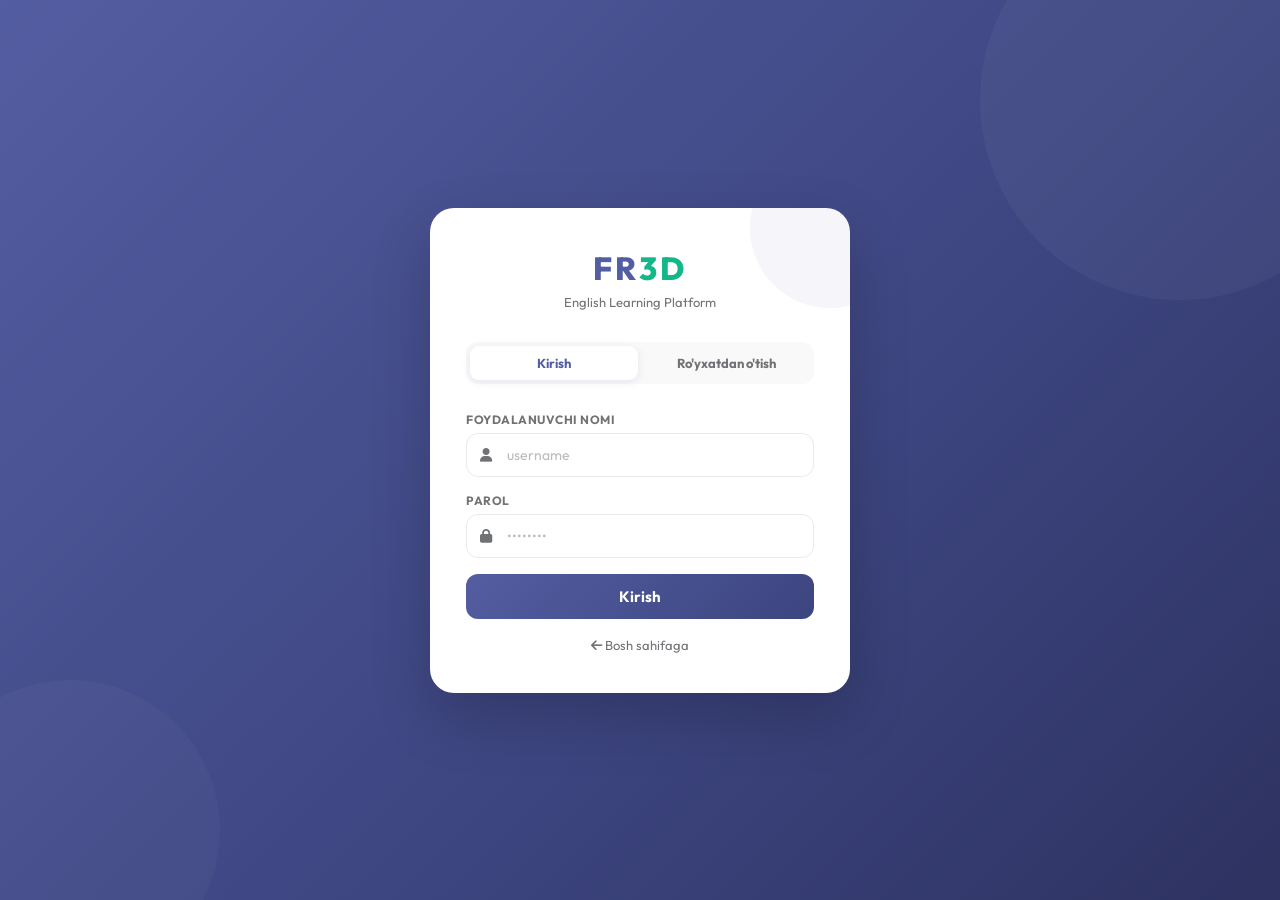
<file: auth/login.html>
<!DOCTYPE html>
<html lang="en">
<head>
<meta charset="UTF-8">
<title>FR3D – Kirish</title>
<meta name="viewport" content="width=device-width, initial-scale=1.0">
<link rel="stylesheet" href="https://cdnjs.cloudflare.com/ajax/libs/font-awesome/6.5.0/css/all.min.css">
<link href="https://fonts.googleapis.com/css2?family=Outfit:wght@400;500;600;700;800&display=swap" rel="stylesheet">
<style>
:root{--primary:#535da1;--secondary:#14B789;--danger:#e74c3c;--border:#e9eaeb;--bg:#f9f9f9;--p:#717275;}
*{margin:0;padding:0;box-sizing:border-box;font-family:'Outfit',sans-serif;}
body{min-height:100vh;background:linear-gradient(135deg,#535da1 0%,#3d4580 60%,#2d3260 100%);display:flex;align-items:center;justify-content:center;padding:20px;}
body::before,body::after{content:'';position:fixed;border-radius:50%;pointer-events:none;}
body::before{width:400px;height:400px;background:rgba(255,255,255,.04);top:-100px;right:-100px;}
body::after{width:300px;height:300px;background:rgba(255,255,255,.03);bottom:-80px;left:-80px;}

.card{width:100%;max-width:420px;background:#fff;border-radius:24px;padding:40px 36px;box-shadow:0 24px 60px rgba(0,0,0,.2);position:relative;overflow:hidden;}
.card::before{content:'';position:absolute;top:-60px;right:-60px;width:160px;height:160px;background:rgba(83,93,161,.06);border-radius:50%;}

.logo{text-align:center;font-size:32px;font-weight:800;letter-spacing:3px;color:var(--primary);margin-bottom:6px;}
.logo span{color:var(--secondary);}
.logo-sub{text-align:center;font-size:13px;color:var(--p);margin-bottom:32px;}

/* TABS */
.tabs{display:flex;background:var(--bg);border-radius:12px;padding:4px;margin-bottom:28px;gap:4px;}
.tab{flex:1;padding:9px;border:none;background:transparent;border-radius:9px;font-size:13px;font-weight:700;color:var(--p);cursor:pointer;font-family:'Outfit',sans-serif;transition:all .2s;}
.tab.active{background:#fff;color:var(--primary);box-shadow:0 2px 8px rgba(83,93,161,.12);}

.form-panel{display:none;}
.form-panel.active{display:block;}

/* FIELDS */
.field{margin-bottom:16px;}
.field label{display:block;font-size:12px;font-weight:700;color:var(--p);margin-bottom:6px;text-transform:uppercase;letter-spacing:.5px;}
.field-wrap{position:relative;}
.field-wrap i.fi{position:absolute;left:14px;top:50%;transform:translateY(-50%);color:var(--p);font-size:14px;pointer-events:none;}
.field input{width:100%;padding:12px 14px 12px 40px;border:1.5px solid var(--border);border-radius:12px;font-size:14px;font-family:'Outfit',sans-serif;color:#000;outline:none;transition:border-color .2s,box-shadow .2s;}
.field input:focus{border-color:var(--primary);box-shadow:0 0 0 3px rgba(83,93,161,.1);}
.field input.error{border-color:var(--danger);box-shadow:0 0 0 3px rgba(231,76,60,.1);}
.field input.success{border-color:var(--secondary);box-shadow:0 0 0 3px rgba(20,183,137,.1);}
.field input::placeholder{color:#bbb;}

/* PHONE */
.phone-wrap{display:flex;gap:8px;align-items:stretch;}
.phone-prefix{display:flex;align-items:center;gap:6px;padding:0 12px;border:1.5px solid var(--border);border-radius:12px;font-size:14px;font-weight:700;color:var(--primary);white-space:nowrap;background:#f5f6ff;}
.phone-wrap .field-wrap{flex:1;}
.phone-wrap input{padding-left:36px;}

/* ALERTS */
.alert{display:none;padding:12px 14px;border-radius:12px;font-size:13px;font-weight:600;margin-bottom:16px;align-items:flex-start;gap:10px;line-height:1.5;}
.alert.show{display:flex;}
.alert i{font-size:15px;margin-top:2px;flex-shrink:0;}
.alert.danger {background:rgba(231,76,60,.08); color:var(--danger);  border:1px solid rgba(231,76,60,.2);}
.alert.warning{background:rgba(249,168,37,.08);color:#b45309;        border:1px solid rgba(249,168,37,.25);}

/* BTN */
.btn{width:100%;padding:13px;border:none;border-radius:12px;background:linear-gradient(135deg,var(--primary),#3d4580);color:#fff;font-size:15px;font-weight:700;cursor:pointer;font-family:'Outfit',sans-serif;transition:all .2s;margin-top:4px;display:flex;align-items:center;justify-content:center;gap:8px;}
.btn:hover{transform:translateY(-1px);box-shadow:0 6px 20px rgba(83,93,161,.35);}
.btn:disabled{opacity:.65;cursor:not-allowed;transform:none;box-shadow:none;}
.btn .spinner{width:16px;height:16px;border:2px solid rgba(255,255,255,.3);border-top-color:#fff;border-radius:50%;animation:spin .6s linear infinite;display:none;}
.btn.loading .spinner{display:block;}
@keyframes spin{to{transform:rotate(360deg);}}

/* HINTS */
.field-hint{font-size:11px;margin-top:5px;display:none;}
.field-hint.show{display:block;}
.field-hint.err{color:var(--danger);}
.field-hint.ok{color:var(--secondary);}

.back-link{display:block;text-align:center;margin-top:18px;font-size:13px;color:var(--p);text-decoration:none;transition:color .2s;}
.back-link:hover{color:var(--primary);}
</style>
</head>
<body>
<div class="card">
  <div class="logo">FR<span>3D</span></div>
  <div class="logo-sub">English Learning Platform</div>

  <div class="tabs">
    <button class="tab active" id="tabLogin"    onclick="switchTab('login')">Kirish</button>
    <button class="tab"        id="tabRegister" onclick="switchTab('register')">Ro'yxatdan o'tish</button>
  </div>

  <!-- LOGIN -->
  <div class="form-panel active" id="panelLogin">
    <div class="alert danger" id="loginAlert">
      <i class="fa fa-circle-exclamation"></i>
      <span id="loginAlertMsg"></span>
    </div>
    <div class="field">
      <label>Foydalanuvchi nomi</label>
      <div class="field-wrap">
        <i class="fa fa-user fi"></i>
        <input type="text" id="loginUsername" placeholder="username" autocomplete="username">
      </div>
    </div>
    <div class="field">
      <label>Parol</label>
      <div class="field-wrap">
        <i class="fa fa-lock fi"></i>
        <input type="password" id="loginPassword" placeholder="••••••••" autocomplete="current-password">
      </div>
    </div>
    <button class="btn" id="loginBtn" onclick="doLogin()">
      <div class="spinner"></div>
      <span>Kirish</span>
    </button>
    <a href="../index.html" class="back-link"><i class="fa fa-arrow-left"></i> Bosh sahifaga</a>
  </div>

  <!-- REGISTER -->
  <div class="form-panel" id="panelRegister">
    <div class="alert warning" id="regAlert">
      <i class="fa fa-triangle-exclamation"></i>
      <span id="regAlertMsg"></span>
    </div>
    <div class="field">
      <label>Foydalanuvchi nomi</label>
      <div class="field-wrap">
        <i class="fa fa-user fi"></i>
        <input type="text" id="regUsername" placeholder="username" autocomplete="off"
               oninput="clearFieldErr('regUsername')" onblur="checkUsername()">
      </div>
      <div class="field-hint" id="hintRegUsername"></div>
    </div>
    <div class="field">
      <label>Telefon raqam</label>
      <div class="phone-wrap">
        <div class="phone-prefix">🇺🇿 +998</div>
        <div class="field-wrap">
          <i class="fa fa-phone fi"></i>
          <input type="tel" id="regPhone" placeholder="90 123 45 67"
                 maxlength="12" oninput="formatPhone(this)">
        </div>
      </div>
      <div class="field-hint" id="hintRegPhone"></div>
    </div>
    <div class="field">
      <label>Parol</label>
      <div class="field-wrap">
        <i class="fa fa-lock fi"></i>
        <input type="password" id="regPassword" placeholder="Kamida 6 ta belgi"
               autocomplete="new-password" oninput="checkPassword()">
      </div>
      <div class="field-hint" id="hintRegPassword"></div>
    </div>
    <button class="btn" id="regBtn" onclick="doRegister()">
      <div class="spinner"></div>
      <span>Ro'yxatdan o'tish</span>
    </button>
    <a href="../index.html" class="back-link"><i class="fa fa-arrow-left"></i> Bosh sahifaga</a>
  </div>
</div>

<script src="custom.js"></script>
</body>
</html>
</file>
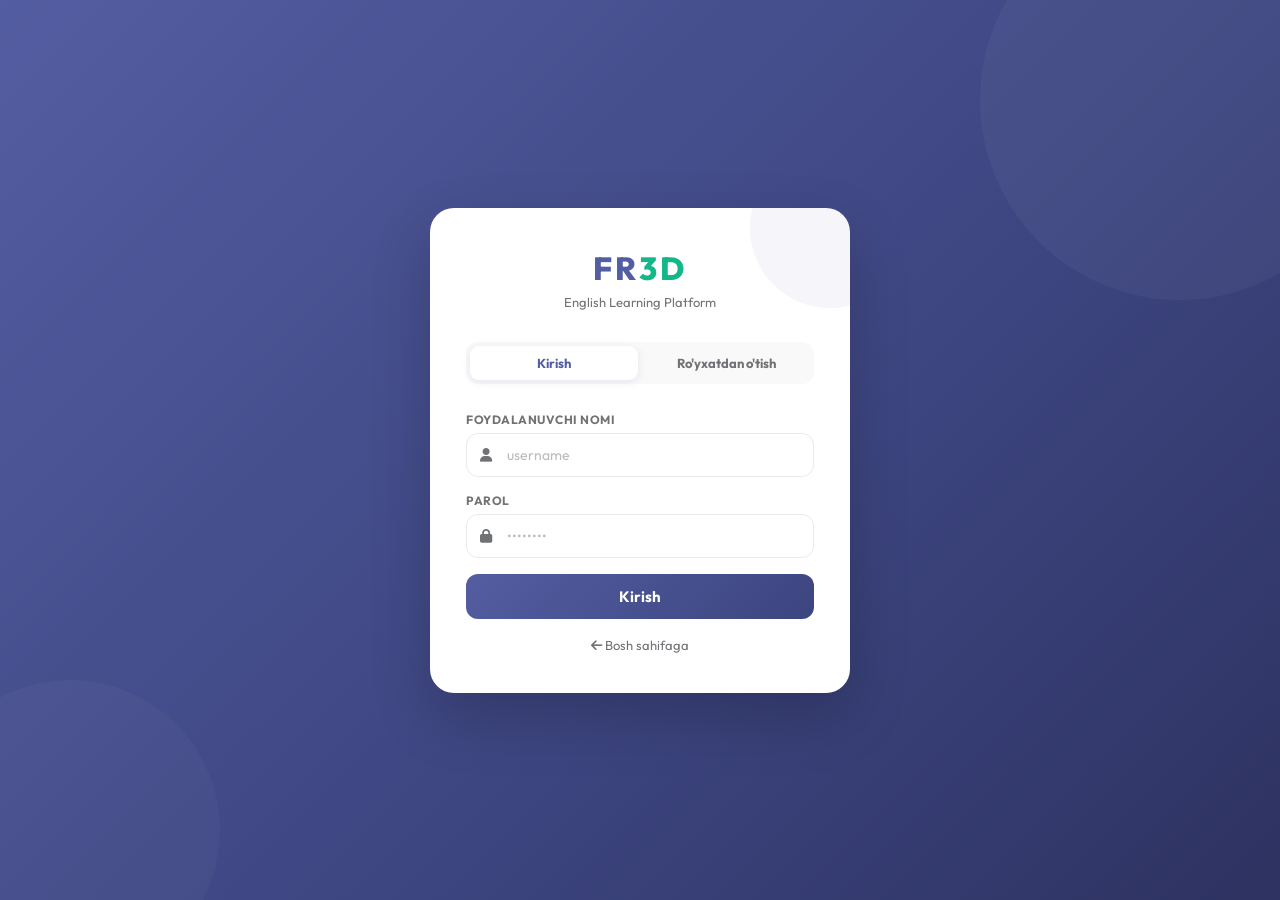
<file: pages/dashboard.html>
<!DOCTYPE html>
<html lang="en">
<head>
<meta charset="UTF-8">
<meta name="viewport" content="width=device-width, initial-scale=1.0">
<title>FR3D Dashboard</title>
<link rel="stylesheet" href="https://cdnjs.cloudflare.com/ajax/libs/font-awesome/6.5.0/css/all.min.css">
<link href="https://fonts.googleapis.com/css2?family=Outfit:wght@400;500;600;700;800&display=swap" rel="stylesheet">
<style>
:root {
  --white-color:#ffffff; --primary-color:#535da1; --secondary-color:#14B789;
  --section-bg-color:#f9f9f9; --dark-color:#000000; --p-color:#717275;
  --border-color:#e9eaeb; --featured-border-color:#727aab;
  --nav-width:240px; --topbar-height:64px;
}
*{margin:0;padding:0;box-sizing:border-box;font-family:'Outfit',sans-serif;}
body{background:var(--section-bg-color);color:var(--dark-color);transition:background .3s,color .3s;}

/* LOADER */
.page-loader{position:fixed;inset:0;background:var(--primary-color);display:flex;flex-direction:column;align-items:center;justify-content:center;z-index:9999;opacity:1;transition:opacity .4s;}
.page-loader.hide{opacity:0;pointer-events:none;}
.loader-logo{color:#fff;font-size:36px;font-weight:800;letter-spacing:3px;margin-bottom:28px;}
.loader-logo span{color:var(--secondary-color);}
.loader-spinner{width:40px;height:40px;border:3px solid rgba(255,255,255,.2);border-top-color:#fff;border-radius:50%;animation:spin .7s linear infinite;}
@keyframes spin{to{transform:rotate(360deg);}}

/* SIDEBAR */
.sidebar{display:none;}
@media(min-width:768px){
  .sidebar{display:flex;flex-direction:column;position:fixed;top:0;left:0;width:var(--nav-width);height:100vh;background:var(--primary-color);padding:28px 0;z-index:100;box-shadow:4px 0 20px rgba(83,93,161,.15);}
  .sidebar-logo{color:#fff;font-size:26px;font-weight:800;letter-spacing:2px;padding:0 28px 32px;border-bottom:1px solid rgba(255,255,255,.15);cursor:pointer;user-select:none;}
  .sidebar-logo span{color:var(--secondary-color);}
  .sidebar-nav{flex:1;padding:24px 0;display:flex;flex-direction:column;gap:4px;}
  .nav-item-side{display:flex;align-items:center;gap:14px;padding:13px 28px;color:rgba(255,255,255,.65);font-size:14px;font-weight:500;cursor:pointer;border-left:3px solid transparent;transition:all .2s;text-decoration:none;}
  .nav-item-side i{font-size:17px;width:20px;text-align:center;}
  .nav-item-side:hover{background:rgba(255,255,255,.08);color:#fff;}
  .nav-item-side.active{background:rgba(255,255,255,.12);color:#fff;border-left:3px solid var(--secondary-color);}
  .main-content{margin-left:var(--nav-width);}
  .bottom-nav{display:none !important;}
}

/* TOPBAR */
.topbar{background:#fff;padding:0 20px;height:var(--topbar-height);display:flex;align-items:center;justify-content:space-between;border-bottom:1px solid var(--border-color);position:sticky;top:0;z-index:50;gap:12px;}
.topbar-logo{color:var(--primary-color);font-weight:800;font-size:22px;letter-spacing:2px;cursor:pointer;user-select:none;white-space:nowrap;}
.topbar-logo span{color:var(--secondary-color);}
@media(min-width:768px){.topbar-logo{display:none;}}

/* SEARCH */
.search-wrapper{position:relative;flex:1;max-width:340px;}
.topbar-search{display:flex;align-items:center;gap:10px;background:var(--section-bg-color);border:1px solid var(--border-color);border-radius:50px;padding:8px 16px;width:100%;cursor:text;transition:border-color .2s,box-shadow .2s;}
.topbar-search:focus-within{border-color:var(--primary-color);box-shadow:0 0 0 3px rgba(83,93,161,.1);}
.topbar-search input{border:none;outline:none;background:transparent;font-size:13px;color:var(--dark-color);font-family:'Outfit',sans-serif;width:100%;}
.topbar-search input::placeholder{color:var(--p-color);}
.topbar-search i{font-size:13px;color:var(--p-color);}
.search-dropdown{position:absolute;top:calc(100% + 8px);left:0;width:100%;background:#fff;border:1px solid var(--border-color);border-radius:16px;overflow:hidden;box-shadow:0 10px 30px rgba(0,0,0,.12);display:none;z-index:200;}
.search-dropdown.show{display:block;}
.search-item{display:flex;align-items:center;gap:12px;padding:12px 16px;cursor:pointer;transition:background .15s;text-decoration:none;color:var(--dark-color);}
.search-item:hover{background:var(--section-bg-color);}
.search-item-icon{width:34px;height:34px;border-radius:10px;background:rgba(83,93,161,.1);color:var(--primary-color);display:flex;align-items:center;justify-content:center;font-size:14px;flex-shrink:0;}
.search-item-icon.green{background:rgba(20,183,137,.1);color:var(--secondary-color);}
.search-item-text{font-size:13px;font-weight:600;}
.search-item-sub{font-size:11px;color:var(--p-color);margin-top:1px;}
.search-empty{padding:20px;text-align:center;font-size:13px;color:var(--p-color);}
.search-divider{padding:8px 16px 4px;font-size:10px;font-weight:700;text-transform:uppercase;letter-spacing:1px;color:var(--p-color);background:var(--section-bg-color);}

/* TOPBAR ACTIONS */
.topbar-actions{display:flex;align-items:center;gap:6px;}
.action-btn{width:38px;height:38px;border-radius:50%;background:var(--section-bg-color);border:1px solid var(--border-color);display:flex;align-items:center;justify-content:center;cursor:pointer;color:var(--p-color);transition:all .2s;font-size:15px;}
.action-btn:hover{background:var(--primary-color);color:#fff;border-color:var(--primary-color);}
.action-btn.logout-btn:hover{background:#e74c3c;border-color:#e74c3c;}

/* PAGE */
.page{padding:28px 20px 100px;max-width:960px;}
@media(min-width:768px){.page{padding:32px 36px 40px;}}
.greeting{margin-bottom:28px;}
.greeting h2{font-size:26px;font-weight:700;}
.greeting p{font-size:14px;color:var(--p-color);margin-top:4px;}

/* STATS */
.stats-grid{display:grid;grid-template-columns:1fr 1fr;gap:16px;margin-bottom:24px;}
@media(min-width:640px){.stats-grid{grid-template-columns:repeat(4,1fr);}}
.stat-card{background:#fff;border-radius:16px;padding:20px;border:1px solid var(--border-color);transition:transform .2s,box-shadow .2s;}
.stat-card:hover{transform:translateY(-2px);box-shadow:0 8px 24px rgba(83,93,161,.1);}
.stat-icon{width:40px;height:40px;border-radius:10px;display:flex;align-items:center;justify-content:center;font-size:16px;margin-bottom:14px;}
.stat-icon.blue  {background:rgba(83,93,161,.1); color:var(--primary-color);}
.stat-icon.green {background:rgba(20,183,137,.1);color:var(--secondary-color);}
.stat-icon.purple{background:rgba(114,122,171,.1);color:var(--featured-border-color);}
.stat-icon.dark  {background:rgba(0,0,0,.06);    color:var(--dark-color);}
.stat-value{font-size:28px;font-weight:800;line-height:1;}
.stat-label{font-size:12px;color:var(--p-color);margin-top:4px;}

/* SHIMMER */
.shimmer{display:inline-block;border-radius:6px;background:linear-gradient(90deg,#eee 25%,#f5f5f5 50%,#eee 75%);background-size:200% 100%;animation:shimmer 1.2s infinite;}
@keyframes shimmer{0%{background-position:200% 0}100%{background-position:-200% 0}}

/* CARD */
.card{background:#fff;border-radius:20px;padding:24px;border:1px solid var(--border-color);margin-bottom:16px;}
.card-header{display:flex;align-items:center;justify-content:space-between;margin-bottom:20px;}
.card-title{font-size:16px;font-weight:700;}
.badge{background:rgba(20,183,137,.1);color:var(--secondary-color);font-size:11px;font-weight:600;padding:4px 10px;border-radius:20px;}
.badge.gray{background:rgba(0,0,0,.06);color:var(--p-color);}

/* LAST TEST */
.result-big{font-size:56px;font-weight:800;line-height:1;}
.result-sub{font-size:14px;color:var(--p-color);margin-top:6px;}
.result-meta{display:flex;gap:16px;margin-top:12px;flex-wrap:wrap;}
.result-meta-item{display:flex;align-items:center;gap:6px;font-size:12px;color:var(--p-color);}
.result-meta-item i{color:var(--primary-color);}
.progress-bar{height:6px;background:var(--border-color);border-radius:10px;margin-top:16px;overflow:hidden;}
.progress-fill{height:100%;width:0%;border-radius:10px;transition:width 1s ease;background:linear-gradient(90deg,var(--primary-color),var(--secondary-color));}

/* RECENT */
.result-row{display:flex;align-items:center;justify-content:space-between;padding:12px 0;border-bottom:1px solid var(--border-color);gap:12px;}
.result-row:last-child{border-bottom:none;}
.result-row-left{display:flex;align-items:center;gap:12px;min-width:0;}
.rr-icon{width:38px;height:38px;border-radius:10px;background:rgba(83,93,161,.08);color:var(--primary-color);display:flex;align-items:center;justify-content:center;font-size:15px;flex-shrink:0;}
.rr-name{font-size:13px;font-weight:700;white-space:nowrap;overflow:hidden;text-overflow:ellipsis;max-width:160px;}
.rr-date{font-size:11px;color:var(--p-color);margin-top:2px;}
.rr-score{text-align:right;flex-shrink:0;}
.rr-pct{font-size:16px;font-weight:800;}
.rr-detail{font-size:11px;color:var(--p-color);margin-top:2px;}
.pct-high{color:var(--secondary-color);}
.pct-mid{color:var(--featured-border-color);}
.pct-low{color:#e74c3c;}

/* EMPTY */
.empty-state{text-align:center;padding:32px 20px;color:var(--p-color);}
.empty-state i{font-size:36px;opacity:.2;display:block;margin-bottom:10px;}
.empty-state p{font-size:13px;}
.empty-state a{display:inline-block;margin-top:12px;padding:9px 20px;background:var(--primary-color);color:#fff;border-radius:10px;text-decoration:none;font-size:13px;font-weight:700;}

/* QUICK LINKS */
.quick-grid{display:grid;grid-template-columns:1fr 1fr;gap:12px;margin-bottom:16px;}
.quick-card{background:#fff;border-radius:16px;padding:18px;border:1px solid var(--border-color);display:flex;align-items:center;gap:14px;cursor:pointer;text-decoration:none;transition:all .2s;color:var(--dark-color);}
.quick-card:hover{border-color:var(--primary-color);box-shadow:0 4px 16px rgba(83,93,161,.12);transform:translateY(-1px);}
.quick-card-icon{width:42px;height:42px;border-radius:12px;display:flex;align-items:center;justify-content:center;font-size:18px;flex-shrink:0;}
.quick-card-icon.blue  {background:rgba(83,93,161,.1); color:var(--primary-color);}
.quick-card-icon.green {background:rgba(20,183,137,.1);color:var(--secondary-color);}
.quick-card-icon.purple{background:rgba(114,122,171,.1);color:var(--featured-border-color);}
.quick-card-icon.dark  {background:rgba(0,0,0,.06);    color:var(--dark-color);}
.quick-card-label{font-size:13px;font-weight:700;}
.quick-card-sub{font-size:11px;color:var(--p-color);margin-top:2px;}

/* MODAL */
.modal-overlay{position:fixed;inset:0;background:rgba(0,0,0,.45);display:flex;align-items:center;justify-content:center;z-index:999;opacity:0;pointer-events:none;transition:opacity .25s;}
.modal-overlay.show{opacity:1;pointer-events:all;}
.modal{background:#fff;border-radius:20px;padding:32px 28px;width:90%;max-width:360px;text-align:center;transform:scale(.9);transition:transform .25s;box-shadow:0 20px 60px rgba(0,0,0,.2);}
.modal-overlay.show .modal{transform:scale(1);}
.modal-icon{width:60px;height:60px;background:rgba(231,76,60,.1);border-radius:50%;display:flex;align-items:center;justify-content:center;margin:0 auto 16px;font-size:24px;color:#e74c3c;}
.modal h3{font-size:18px;font-weight:700;margin-bottom:8px;}
.modal p{font-size:13px;color:var(--p-color);margin-bottom:24px;}
.modal-btns{display:flex;gap:10px;}
.modal-btns button{flex:1;padding:11px;border-radius:12px;border:none;font-size:14px;font-weight:600;cursor:pointer;font-family:'Outfit',sans-serif;transition:all .2s;}
.btn-cancel{background:var(--section-bg-color);border:1px solid var(--border-color)!important;color:var(--p-color);}
.btn-cancel:hover{background:var(--border-color);}
.btn-logout{background:#e74c3c;color:#fff;}
.btn-logout:hover{background:#c0392b;}

/* BOTTOM NAV */
.bottom-nav{position:fixed;bottom:0;left:0;width:100%;background:#fff;display:flex;justify-content:space-around;padding:10px 0 14px;border-top:1px solid var(--border-color);z-index:100;}
.nav-item{display:flex;flex-direction:column;align-items:center;gap:4px;font-size:10px;font-weight:600;color:var(--p-color);cursor:pointer;padding:6px 18px;border-radius:12px;transition:all .2s;text-decoration:none;}
.nav-item i{font-size:20px;}
.nav-item.active{color:var(--primary-color);background:rgba(83,93,161,.08);}

/* DARK MODE */
body.dark{background:#0f0f14;color:#fff;--section-bg-color:#1a1a24;--border-color:#2a2a38;--dark-color:#ffffff;--p-color:#8888aa;}
body.dark .topbar,body.dark .card,body.dark .stat-card,body.dark .quick-card,body.dark .bottom-nav{background:#1a1a24;border-color:#2a2a38;}
body.dark .topbar-search{background:#111118;border-color:#2a2a38;}
body.dark .topbar-search input{color:#fff;}
body.dark .action-btn{background:#111118;border-color:#2a2a38;color:#8888aa;}
body.dark .sidebar{background:#12121c;}
body.dark .modal{background:#1a1a24;}
body.dark .btn-cancel{background:#111118;border-color:#2a2a38!important;color:#8888aa;}
body.dark .search-dropdown{background:#1a1a24;border-color:#2a2a38;}
body.dark .search-item:hover{background:#111118;}
body.dark .search-item{color:#fff;}
body.dark .search-divider{background:#111118;}
body.dark .rr-icon{background:rgba(83,93,161,.2);}
body.dark .shimmer{background:linear-gradient(90deg,#2a2a38 25%,#1a1a24 50%,#2a2a38 75%);background-size:200% 100%;}
</style>
</head>
<body>

<!-- LOADER -->
<div class="page-loader" id="pageLoader">
  <div class="loader-logo">FR<span>3D</span></div>
  <div class="loader-spinner"></div>
</div>

<!-- LOGOUT MODAL -->
<div class="modal-overlay" id="logoutModal">
  <div class="modal">
    <div class="modal-icon"><i class="fa fa-right-from-bracket"></i></div>
    <h3>Chiqmoqchimisiz?</h3>
    <p>Hisobingizdan chiqib ketasiz. Keyingi safar qayta kirishingiz kerak bo'ladi.</p>
    <div class="modal-btns">
      <button class="btn-cancel" onclick="closeLogout()">Bekor qilish</button>
      <button class="btn-logout" onclick="confirmLogout()">Chiqish</button>
    </div>
  </div>
</div>

<!-- SIDEBAR -->
<aside class="sidebar">
  <div class="sidebar-logo">FR<span>3D</span></div>
  <nav class="sidebar-nav">
    <a href="dashboard.html" class="nav-item-side active"><i class="fa fa-table-cells"></i> Dashboard</a>
    <a href="menu.html"      class="nav-item-side"><i class="fa fa-layer-group"></i> Menu</a>
    <a href="profile.html"   class="nav-item-side"><i class="fa fa-user"></i> Profile</a>
    <a href="settings.html"  class="nav-item-side"><i class="fa fa-gear"></i> Settings</a>
  </nav>
  <div class="nav-item-side" style="margin-top:auto;border-top:1px solid rgba(255,255,255,.1);padding-top:20px;" onclick="openLogout()">
    <i class="fa fa-right-from-bracket"></i> Logout
  </div>
</aside>

<!-- MAIN -->
<div class="main-content">
  <div class="topbar">
    <div class="topbar-logo">FR<span>3D</span></div>
    <div class="search-wrapper">
      <div class="topbar-search">
        <i class="fa fa-search"></i>
        <input type="text" id="searchInput" placeholder="Qidirish..."
               oninput="handleSearch(this.value)" onfocus="showSearch()" autocomplete="off">
      </div>
      <div class="search-dropdown" id="searchDropdown"></div>
    </div>
    <div class="topbar-actions">
      <div class="action-btn" onclick="toggleDark()"><i class="fa fa-moon" id="darkIcon"></i></div>
      <div class="action-btn logout-btn" onclick="openLogout()"><i class="fa fa-right-from-bracket"></i></div>
    </div>
  </div>

  <div class="page">
    <div class="greeting">
      <h2>👋 Salom, <span id="usernameEl">User</span></h2>
      <p id="greetSub">Ma'lumotlar yuklanmoqda...</p>
    </div>

    <!-- STATS -->
    <div class="stats-grid">
      <div class="stat-card">
        <div class="stat-icon blue"><i class="fa fa-bolt"></i></div>
        <div class="stat-value" id="st-tests"><span class="shimmer" style="width:40px;height:28px;display:inline-block"></span></div>
        <div class="stat-label">Tests Done</div>
      </div>
      <div class="stat-card">
        <div class="stat-icon green"><i class="fa fa-star"></i></div>
        <div class="stat-value" id="st-avg"><span class="shimmer" style="width:50px;height:28px;display:inline-block"></span></div>
        <div class="stat-label">Avg Score</div>
      </div>
      <div class="stat-card">
        <div class="stat-icon purple"><i class="fa fa-trophy"></i></div>
        <div class="stat-value" id="st-best"><span class="shimmer" style="width:50px;height:28px;display:inline-block"></span></div>
        <div class="stat-label">Best Score</div>
      </div>
      <div class="stat-card">
        <div class="stat-icon dark"><i class="fa fa-clock"></i></div>
        <div class="stat-value" id="st-time"><span class="shimmer" style="width:44px;height:28px;display:inline-block"></span></div>
        <div class="stat-label">Study Time</div>
      </div>
    </div>

    <!-- LAST TEST -->
    <div class="card">
      <div class="card-header">
        <div class="card-title">Oxirgi Test Natijasi</div>
        <div class="badge gray" id="lastBadge">Yuklanmoqda</div>
      </div>
      <div id="lastTestBody">
        <span class="shimmer" style="width:90px;height:56px;display:inline-block;border-radius:8px"></span>
      </div>
    </div>

    <!-- RECENT RESULTS -->
    <div class="card">
      <div class="card-header">
        <div class="card-title">So'nggi Natijalar</div>
        <a href="menu.html" style="font-size:12px;color:var(--primary-color);font-weight:700;text-decoration:none">
          Testlarga o'tish <i class="fa fa-arrow-right"></i>
        </a>
      </div>
      <div id="recentList">
        <span class="shimmer" style="width:100%;height:44px;display:block;border-radius:8px;margin-bottom:8px"></span>
        <span class="shimmer" style="width:100%;height:44px;display:block;border-radius:8px"></span>
      </div>
    </div>

    <!-- QUICK LINKS -->
    <div class="quick-grid">
      <a href="menu.html" class="quick-card">
        <div class="quick-card-icon blue"><i class="fa fa-layer-group"></i></div>
        <div><div class="quick-card-label">Menu</div><div class="quick-card-sub">Testlarni ko'rish</div></div>
      </a>
      <a href="profile.html" class="quick-card">
        <div class="quick-card-icon green"><i class="fa fa-user"></i></div>
        <div><div class="quick-card-label">Profile</div><div class="quick-card-sub">Ma'lumotlaringiz</div></div>
      </a>
      <a href="settings.html" class="quick-card">
        <div class="quick-card-icon purple"><i class="fa fa-gear"></i></div>
        <div><div class="quick-card-label">Settings</div><div class="quick-card-sub">Sozlamalar</div></div>
      </a>
      <a href="menu.html" class="quick-card">
        <div class="quick-card-icon dark"><i class="fa fa-play"></i></div>
        <div><div class="quick-card-label">Test Boshlash</div><div class="quick-card-sub">Yangi test</div></div>
      </a>
    </div>
  </div>
</div>

<!-- BOTTOM NAV -->
<nav class="bottom-nav">
  <a href="dashboard.html" class="nav-item active"><i class="fa fa-table-cells"></i>Dashboard</a>
  <a href="menu.html"      class="nav-item"><i class="fa fa-layer-group"></i>Menu</a>
  <a href="profile.html"   class="nav-item"><i class="fa fa-user"></i>Profile</a>
  <a href="settings.html"  class="nav-item"><i class="fa fa-gear"></i>Settings</a>
</nav>

<script>
var API = "https://fr3dbg-production.up.railway.app";

/* ── AUTH — token localStorage dan olinadi ── */
var storedToken = localStorage.getItem("token");
var storedUser  = localStorage.getItem("username");

if (!storedToken || !storedUser) {
  window.location.href = "../auth/login.html";
}
document.getElementById("usernameEl").textContent = storedUser || "User";

function authHeaders() {
  return {
    "Authorization": "Bearer " + storedToken,
    "Content-Type":  "application/json"
  };
}

/* ── LOADER + INIT ── */
window.addEventListener("load", function() {
  loadDashboard();
  setTimeout(function() {
    document.getElementById("pageLoader").classList.add("hide");
  }, 700);
});

/* ── LOAD DASHBOARD ── */
async function loadDashboard() {
  try {
    var [sRes, rRes] = await Promise.all([
      fetch(API + "/api/results/stats", { headers: authHeaders() }),
      fetch(API + "/api/results/my",    { headers: authHeaders() })
    ]);

    // Token muddati tugagan
    if (sRes.status === 401 || rRes.status === 401) {
      confirmLogout(); return;
    }

    var sData = await sRes.json();
    var rData = await rRes.json();

    var stats   = sData.stats   || sData;       // { totalTests, avgScore, bestScore, totalTimeSpent }
    var results = rData.results || rData || [];  // ResultDTO[]

    renderStats(stats);
    renderLastTest(results.length ? results[0] : null);
    renderRecent(results.slice(0, 5));

    var hour = new Date().getHours();
    var greet = hour < 12 ? "Xayrli tong" : hour < 17 ? "Xayrli kun" : "Xayrli kech";
    document.getElementById("greetSub").textContent = greet + "! Bugungi o'quv jarayoningiz haqida umumiy ma'lumot.";

  } catch(err) {
    console.error("Dashboard error:", err);
    document.getElementById("greetSub").textContent = "Ma'lumotlarni yuklashda xatolik yuz berdi.";
    renderStats(null);
    renderLastTest(null);
    renderRecent([]);
  }
}

/* ── STATS ── */
function renderStats(s) {
  if (!s) {
    ["st-tests","st-avg","st-best","st-time"].forEach(function(id) {
      document.getElementById(id).textContent = "—";
    });
    return;
  }
  document.getElementById("st-tests").textContent = s.totalTests || 0;
  document.getElementById("st-avg").textContent   = Math.round(s.avgScore  || 0) + "%";
  document.getElementById("st-best").textContent  = Math.round(s.bestScore || 0) + "%";
  document.getElementById("st-time").textContent  = fmtTime(s.totalTimeSpent || 0);
}

/* ── LAST TEST ── */
function renderLastTest(r) {
  var badge = document.getElementById("lastBadge");
  var body  = document.getElementById("lastTestBody");

  if (!r) {
    badge.textContent = "Hali yo'q";
    badge.className   = "badge gray";
    body.innerHTML = '<div class="empty-state"><i class="fa fa-file-circle-check"></i><p>Hali birorta test topshirilmagan</p><a href="menu.html">Test boshlash →</a></div>';
    return;
  }

  var pct   = Math.round(r.percentage || 0);
  var color = pct >= 70 ? "#14B789" : pct >= 40 ? "#727aab" : "#e74c3c";
  var emoji = pct >= 80 ? "🏆" : pct >= 60 ? "👍" : pct >= 40 ? "📚" : "💪";

  badge.textContent = "Oxirgi natija";
  badge.className   = "badge";

  body.innerHTML =
    '<div style="display:flex;align-items:flex-end;gap:14px;flex-wrap:wrap">' +
      '<div class="result-big" style="color:' + color + '">' + pct + '%</div>' +
      '<div style="margin-bottom:8px">' +
        '<div style="font-size:17px;font-weight:700">' + emoji + ' ' + esc(r.testName || "Test") + '</div>' +
        '<div class="result-sub">' + r.score + ' ta to\'g\'ri / ' + r.total + ' ta savol</div>' +
      '</div>' +
    '</div>' +
    '<div class="result-meta">' +
      '<div class="result-meta-item"><i class="fa fa-clock"></i> ' + fmtSec(r.timeSpent || 0) + '</div>' +
      '<div class="result-meta-item"><i class="fa fa-calendar"></i> ' + fmtDate(r.finishedAt) + '</div>' +
    '</div>' +
    '<div class="progress-bar"><div class="progress-fill" id="lastProg" style="background:linear-gradient(90deg,var(--primary-color),' + color + ')"></div></div>';

  setTimeout(function() {
    var el = document.getElementById("lastProg");
    if (el) el.style.width = pct + "%";
  }, 100);
}

/* ── RECENT RESULTS ── */
function renderRecent(results) {
  var el = document.getElementById("recentList");
  if (!results || !results.length) {
    el.innerHTML = '<div class="empty-state"><i class="fa fa-chart-bar"></i><p>Natijalar hali yo\'q</p><a href="menu.html">Test boshlash →</a></div>';
    return;
  }
  el.innerHTML = results.map(function(r) {
    var pct = Math.round(r.percentage || 0);
    var cls = pct >= 70 ? "pct-high" : pct >= 40 ? "pct-mid" : "pct-low";
    return '<div class="result-row">' +
      '<div class="result-row-left">' +
        '<div class="rr-icon"><i class="fa fa-file-circle-check"></i></div>' +
        '<div>' +
          '<div class="rr-name">' + esc(r.testName || "Test") + '</div>' +
          '<div class="rr-date">' + fmtDate(r.finishedAt) + '</div>' +
        '</div>' +
      '</div>' +
      '<div class="rr-score">' +
        '<div class="rr-pct ' + cls + '">' + pct + '%</div>' +
        '<div class="rr-detail">' + r.score + '/' + r.total + ' · ' + fmtSec(r.timeSpent || 0) + '</div>' +
      '</div>' +
    '</div>';
  }).join('');
}

/* ── FORMAT HELPERS ── */
function fmtTime(sec) {
  if (!sec) return "0m";
  var h = Math.floor(sec / 3600), m = Math.floor((sec % 3600) / 60);
  return h > 0 ? h + "h " + (m ? m + "m" : "") : m + "m";
}
function fmtSec(sec) {
  if (!sec) return "0:00";
  return Math.floor(sec/60) + ":" + String(sec%60).padStart(2,"0");
}
function fmtDate(dt) {
  if (!dt) return "—";
  try {
    var d = new Date(dt), now = new Date();
    var diff = Math.floor((now - d) / 1000);
    if (diff < 60)     return "Hozirgina";
    if (diff < 3600)   return Math.floor(diff/60) + " daqiqa oldin";
    if (diff < 86400)  return Math.floor(diff/3600) + " soat oldin";
    if (diff < 604800) return Math.floor(diff/86400) + " kun oldin";
    return d.toLocaleDateString("uz-UZ");
  } catch(e) { return "—"; }
}
function esc(s) {
  return String(s||"").replace(/&/g,"&amp;").replace(/</g,"&lt;").replace(/>/g,"&gt;");
}

/* ── LOGOUT ── */
function openLogout()  { document.getElementById("logoutModal").classList.add("show"); }
function closeLogout() { document.getElementById("logoutModal").classList.remove("show"); }
function confirmLogout() {
  localStorage.removeItem("token");
  localStorage.removeItem("userId");
  localStorage.removeItem("username");
  window.location.href = "../auth/login.html";
}
document.getElementById("logoutModal").addEventListener("click", function(e) {
  if (e.target === this) closeLogout();
});

/* ── DARK MODE ── */
function toggleDark() {
  document.body.classList.toggle("dark");
  document.getElementById("darkIcon").className =
    document.body.classList.contains("dark") ? "fa fa-sun" : "fa fa-moon";
  localStorage.setItem("darkMode", document.body.classList.contains("dark") ? "1" : "0");
}
if (localStorage.getItem("darkMode") === "1") {
  document.body.classList.add("dark");
  document.getElementById("darkIcon").className = "fa fa-sun";
}

/* ── SEARCH ── */
var pages = [
  {label:"Dashboard",    sub:"Asosiy sahifa",      icon:"fa-table-cells", iconClass:"blue",   url:"dashboard.html"},
  {label:"Menu",         sub:"Testlar ro'yxati",    icon:"fa-layer-group", iconClass:"blue",   url:"menu.html"},
  {label:"Profile",      sub:"Shaxsiy ma'lumotlar", icon:"fa-user",        iconClass:"green",  url:"profile.html"},
  {label:"Settings",     sub:"Sozlamalar",          icon:"fa-gear",        iconClass:"purple", url:"settings.html"},
  {label:"Test Boshlash",sub:"Yangi test",           icon:"fa-play",        iconClass:"green",  url:"menu.html"},
];

function searchItem(p) {
  return '<a href="' + p.url + '" class="search-item">' +
    '<div class="search-item-icon ' + p.iconClass + '"><i class="fa ' + p.icon + '"></i></div>' +
    '<div><div class="search-item-text">' + p.label + '</div><div class="search-item-sub">' + p.sub + '</div></div>' +
  '</a>';
}
function handleSearch(val) {
  var dd = document.getElementById("searchDropdown");
  var q  = val.trim().toLowerCase();
  if (!q) { showDefaultSearch(); return; }
  var f = pages.filter(function(p){ return p.label.toLowerCase().includes(q) || p.sub.toLowerCase().includes(q); });
  dd.innerHTML = f.length
    ? '<div class="search-divider">Natijalar</div>' + f.map(searchItem).join('')
    : '<div class="search-empty"><i class="fa fa-magnifying-glass" style="display:block;font-size:18px;opacity:.4;margin-bottom:6px"></i>Hech narsa topilmadi</div>';
  dd.classList.add("show");
}
function showSearch() {
  var v = document.getElementById("searchInput").value;
  if (v.trim()) handleSearch(v); else showDefaultSearch();
}
function showDefaultSearch() {
  var dd = document.getElementById("searchDropdown");
  dd.innerHTML = '<div class="search-divider">Tez o\'tish</div>' + pages.slice(0,4).map(searchItem).join('');
  dd.classList.add("show");
}
document.addEventListener("click", function(e) {
  if (!document.querySelector(".search-wrapper").contains(e.target))
    document.getElementById("searchDropdown").classList.remove("show");
});
</script>
</body>
</html>
</file>
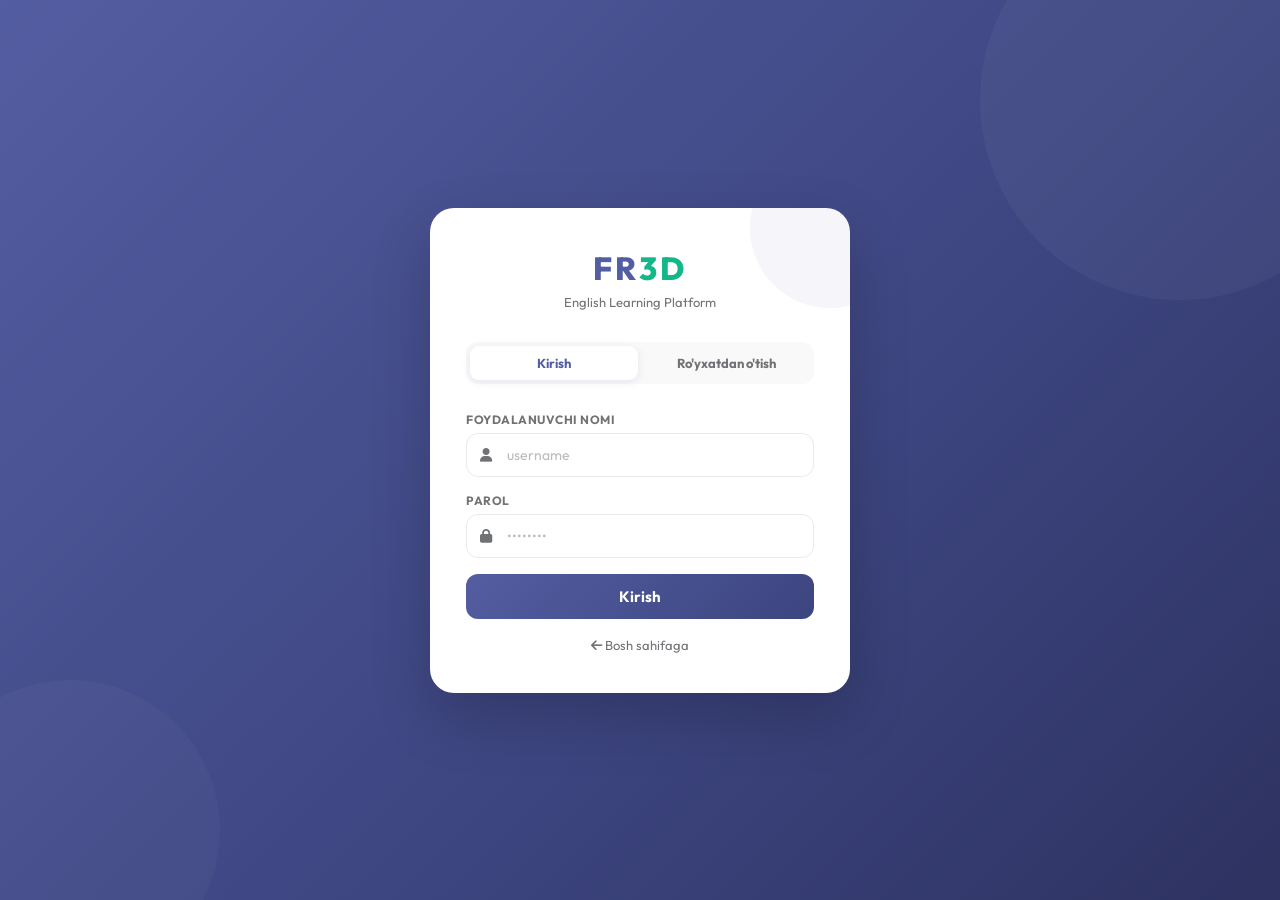
<file: pages/menu.html>
<!DOCTYPE html>
<html lang="en">
<head>
<meta charset="UTF-8">
<meta name="viewport" content="width=device-width, initial-scale=1.0">
<title>FR3D – Menu</title>
<link rel="stylesheet" href="https://cdnjs.cloudflare.com/ajax/libs/font-awesome/6.5.0/css/all.min.css">
<link href="https://fonts.googleapis.com/css2?family=Outfit:wght@400;500;600;700;800&display=swap" rel="stylesheet">
<style>
:root {
  --white-color:#ffffff; --primary-color:#535da1; --secondary-color:#14B789;
  --section-bg-color:#f9f9f9; --dark-color:#000000; --p-color:#717275;
  --border-color:#e9eaeb; --featured-border-color:#727aab;
  --nav-width:240px; --topbar-height:64px;
}
*{margin:0;padding:0;box-sizing:border-box;font-family:'Outfit',sans-serif;}
body{background:var(--section-bg-color);color:var(--dark-color);transition:background 0.3s,color 0.3s;}

.page-loader{position:fixed;inset:0;background:var(--primary-color);display:flex;flex-direction:column;align-items:center;justify-content:center;z-index:9999;opacity:1;transition:opacity 0.4s ease;}
.page-loader.hide{opacity:0;pointer-events:none;}
.loader-logo{color:#fff;font-size:36px;font-weight:800;letter-spacing:3px;margin-bottom:28px;}
.loader-logo span{color:var(--secondary-color);}
.loader-spinner{width:40px;height:40px;border:3px solid rgba(255,255,255,0.2);border-top-color:#fff;border-radius:50%;animation:spin 0.7s linear infinite;}
@keyframes spin{to{transform:rotate(360deg);}}

.sidebar{display:none;}
@media(min-width:768px){
  .sidebar{display:flex;flex-direction:column;position:fixed;top:0;left:0;width:var(--nav-width);height:100vh;background:var(--primary-color);padding:28px 0;z-index:100;box-shadow:4px 0 20px rgba(83,93,161,0.15);}
  .sidebar-logo{color:#fff;font-size:26px;font-weight:800;letter-spacing:2px;padding:0 28px 32px;border-bottom:1px solid rgba(255,255,255,0.15);cursor:pointer;user-select:none;transition:opacity 0.2s;}
  .sidebar-logo:hover{opacity:0.85;}
  .sidebar-logo span{color:var(--secondary-color);}
  .sidebar-nav{flex:1;padding:24px 0;display:flex;flex-direction:column;gap:4px;}
  .nav-item-side{display:flex;align-items:center;gap:14px;padding:13px 28px;color:rgba(255,255,255,0.65);font-size:14px;font-weight:500;cursor:pointer;border-left:3px solid transparent;transition:all 0.2s;text-decoration:none;}
  .nav-item-side i{font-size:17px;width:20px;text-align:center;}
  .nav-item-side:hover{background:rgba(255,255,255,0.08);color:#fff;}
  .nav-item-side.active{background:rgba(255,255,255,0.12);color:#fff;border-left:3px solid var(--secondary-color);}
  .main-content{margin-left:var(--nav-width);}
  .bottom-nav{display:none!important;}
}

.topbar{background:#fff;padding:0 20px;height:var(--topbar-height);display:flex;align-items:center;justify-content:space-between;border-bottom:1px solid var(--border-color);position:sticky;top:0;z-index:50;gap:12px;}
.topbar-logo{color:var(--primary-color);font-weight:800;font-size:22px;letter-spacing:2px;cursor:pointer;user-select:none;white-space:nowrap;transition:opacity 0.2s;}
.topbar-logo:hover{opacity:0.8;}
.topbar-logo span{color:var(--secondary-color);}
@media(min-width:768px){.topbar-logo{display:none;}}
.topbar-title{font-size:16px;font-weight:700;color:var(--dark-color);display:none;}
@media(min-width:768px){.topbar-title{display:block;}}
.topbar-actions{display:flex;align-items:center;gap:6px;}
.action-btn{width:38px;height:38px;border-radius:50%;background:var(--section-bg-color);border:1px solid var(--border-color);display:flex;align-items:center;justify-content:center;cursor:pointer;color:var(--p-color);transition:all 0.2s;font-size:15px;}
.action-btn:hover{background:var(--primary-color);color:#fff;border-color:var(--primary-color);}
.action-btn.logout-btn:hover{background:#e74c3c;border-color:#e74c3c;}

.page{padding:28px 20px 100px;max-width:720px;}
@media(min-width:768px){.page{padding:32px 36px 60px;}}
.page-header{margin-bottom:24px;}
.page-header h2{font-size:24px;font-weight:800;color:var(--dark-color);}
.page-header p{font-size:13px;color:var(--p-color);margin-top:4px;}

.level-list{display:flex;flex-direction:column;gap:12px;}

/* Level skeleton */
.level-skeleton{background:#fff;border-radius:20px;padding:18px 20px;border:1px solid var(--border-color);display:flex;align-items:center;gap:14px;}
.skel-circle{width:44px;height:44px;border-radius:14px;background:#eee;flex-shrink:0;}
.skel-lines{flex:1;}
.skel-line{height:10px;background:#eee;border-radius:6px;margin-bottom:8px;}
.skel-line.short{width:55%;margin-bottom:0;}
@keyframes shimmer{0%,100%{opacity:1}50%{opacity:0.4}}
.shimmer{animation:shimmer 1.2s ease infinite;}

.level-card{background:#fff;border:1px solid var(--border-color);border-radius:20px;overflow:hidden;transition:box-shadow 0.2s;}
.level-card:hover{box-shadow:0 6px 24px rgba(83,93,161,0.1);}
.level-header{display:flex;align-items:center;justify-content:space-between;padding:18px 20px;cursor:pointer;user-select:none;transition:background 0.2s;}
.level-header:hover{background:rgba(83,93,161,0.03);}
.level-left{display:flex;align-items:center;gap:14px;}

/* Level badge - DB dan kelgan id ga qarab rang belgilanadi */
.level-badge{width:44px;height:44px;border-radius:14px;display:flex;align-items:center;justify-content:center;font-size:16px;flex-shrink:0;}
.lvl-c1{background:rgba(20,183,137,0.12);color:var(--secondary-color);}
.lvl-c2{background:rgba(83,93,161,0.12);color:var(--primary-color);}
.lvl-c3{background:rgba(114,122,171,0.12);color:var(--featured-border-color);}
.lvl-c4{background:rgba(255,159,67,0.12);color:#ff9f43;}

.level-info h3{font-size:15px;font-weight:700;color:var(--dark-color);}
.level-info p{font-size:12px;color:var(--p-color);margin-top:2px;}
.level-right{display:flex;align-items:center;gap:10px;}
.level-count{background:var(--section-bg-color);border:1px solid var(--border-color);border-radius:20px;padding:4px 10px;font-size:11px;font-weight:600;color:var(--p-color);}
.level-arrow{width:30px;height:30px;border-radius:50%;display:flex;align-items:center;justify-content:center;background:var(--section-bg-color);color:var(--p-color);font-size:13px;transition:all 0.3s;}
.level-card.open .level-arrow{background:var(--primary-color);color:#fff;transform:rotate(180deg);}

.level-body{max-height:0;overflow:hidden;transition:max-height 0.4s cubic-bezier(0.4,0,0.2,1);}
.level-card.open .level-body{max-height:2000px;}
.level-body-inner{border-top:1px solid var(--border-color);padding:8px 0;}

/* Test skeleton */
.test-skeleton{display:flex;align-items:center;gap:12px;padding:12px 20px;}
.skel-icon{width:38px;height:38px;border-radius:11px;background:#eee;flex-shrink:0;}

.test-item{display:flex;align-items:center;gap:14px;padding:12px 20px;cursor:pointer;text-decoration:none;transition:background 0.15s;border-bottom:1px solid rgba(0,0,0,0.04);color:var(--dark-color);}
.test-item:last-child{border-bottom:none;}
.test-item:hover{background:rgba(83,93,161,0.04);}
.test-item.locked{cursor:not-allowed;opacity:0.55;}
.test-icon{width:38px;height:38px;border-radius:11px;background:rgba(83,93,161,0.08);color:var(--primary-color);display:flex;align-items:center;justify-content:center;font-size:15px;flex-shrink:0;}
.test-icon.done{background:rgba(20,183,137,0.1);color:var(--secondary-color);}
.test-icon.locked{background:rgba(0,0,0,0.05);color:var(--p-color);}
.test-info{flex:1;}
.test-name{font-size:13px;font-weight:600;color:var(--dark-color);}
.test-meta{font-size:11px;color:var(--p-color);margin-top:2px;}
.test-right{display:flex;align-items:center;gap:8px;}
.test-status{font-size:10px;font-weight:700;padding:3px 9px;border-radius:20px;white-space:nowrap;}
.status-new{background:rgba(20,183,137,0.1);color:var(--secondary-color);}
.status-done{background:rgba(83,93,161,0.1);color:var(--primary-color);}
.status-locked{background:rgba(0,0,0,0.05);color:var(--p-color);}
.test-arrow{font-size:12px;color:var(--p-color);}

.test-empty{padding:28px 20px;text-align:center;color:var(--p-color);font-size:13px;}
.test-empty i{font-size:28px;opacity:0.3;display:block;margin-bottom:8px;}

.error-box{border-radius:16px;padding:20px;text-align:center;font-size:13px;background:#fff0f0;border:1px solid #ffd0d0;color:#c0392b;}
.error-box i{font-size:26px;opacity:0.5;display:block;margin-bottom:8px;}
.retry-btn{margin-top:12px;padding:8px 20px;background:var(--primary-color);color:#fff;border:none;border-radius:20px;font-size:13px;font-weight:600;cursor:pointer;font-family:'Outfit',sans-serif;}
.retry-btn:hover{opacity:0.88;}

.modal-overlay{position:fixed;inset:0;background:rgba(0,0,0,0.45);display:flex;align-items:center;justify-content:center;z-index:999;opacity:0;pointer-events:none;transition:opacity 0.25s;}
.modal-overlay.show{opacity:1;pointer-events:all;}
.modal{background:#fff;border-radius:20px;padding:32px 28px;width:90%;max-width:360px;text-align:center;transform:scale(0.9);transition:transform 0.25s;box-shadow:0 20px 60px rgba(0,0,0,0.2);}
.modal-overlay.show .modal{transform:scale(1);}
.modal-icon{width:60px;height:60px;background:rgba(231,76,60,0.1);border-radius:50%;display:flex;align-items:center;justify-content:center;margin:0 auto 16px;font-size:24px;color:#e74c3c;}
.modal h3{font-size:18px;font-weight:700;margin-bottom:8px;}
.modal p{font-size:13px;color:var(--p-color);margin-bottom:24px;}
.modal-btns{display:flex;gap:10px;}
.modal-btns button{flex:1;padding:11px;border-radius:12px;border:none;font-size:14px;font-weight:600;cursor:pointer;font-family:'Outfit',sans-serif;transition:all 0.2s;}
.btn-cancel{background:var(--section-bg-color);border:1px solid var(--border-color)!important;color:var(--p-color);}
.btn-cancel:hover{background:var(--border-color);}
.btn-logout-modal{background:#e74c3c;color:#fff;}
.btn-logout-modal:hover{background:#c0392b;}

.bottom-nav{position:fixed;bottom:0;left:0;width:100%;background:#fff;display:flex;justify-content:space-around;padding:10px 0 14px;border-top:1px solid var(--border-color);z-index:100;}
.nav-item{display:flex;flex-direction:column;align-items:center;gap:4px;font-size:10px;font-weight:600;color:var(--p-color);cursor:pointer;padding:6px 18px;border-radius:12px;transition:all 0.2s;text-decoration:none;}
.nav-item i{font-size:20px;}
.nav-item.active{color:var(--primary-color);background:rgba(83,93,161,0.08);}

body.dark{background:#0f0f14;color:#fff;--section-bg-color:#1a1a24;--border-color:#2a2a38;--dark-color:#ffffff;--p-color:#8888aa;}
body.dark .topbar,body.dark .level-card,body.dark .level-skeleton,body.dark .bottom-nav,body.dark .modal{background:#1a1a24;border-color:#2a2a38;}
body.dark .action-btn{background:#111118;border-color:#2a2a38;color:#8888aa;}
body.dark .sidebar{background:#12121c;}
body.dark .test-item{color:#fff;}
body.dark .skel-icon,body.dark .skel-circle,body.dark .skel-line{background:#2a2a38;}
body.dark .level-arrow,body.dark .level-count{background:#111118;border-color:#2a2a38;}
body.dark .btn-cancel{background:#111118;border-color:#2a2a38!important;color:#8888aa;}
body.dark .error-box{background:#1a1a24;border-color:#3a2a2a;color:#ff8080;}
</style>
</head>
<body>

<div class="page-loader" id="pageLoader">
  <div class="loader-logo">FR<span>3D</span></div>
  <div class="loader-spinner"></div>
</div>

<div class="modal-overlay" id="logoutModal">
  <div class="modal">
    <div class="modal-icon"><i class="fa fa-right-from-bracket"></i></div>
    <h3>Chiqmoqchimisiz?</h3>
    <p>Hisobingizdan chiqib ketasiz.</p>
    <div class="modal-btns">
      <button class="btn-cancel" onclick="closeLogout()">Bekor qilish</button>
      <button class="btn-logout-modal" onclick="confirmLogout()">Chiqish</button>
    </div>
  </div>
</div>

<aside class="sidebar">
  <div class="sidebar-logo" onclick="triggerLoad()">FR<span>3D</span></div>
  <nav class="sidebar-nav">
    <a href="dashboard.html" class="nav-item-side"><i class="fa fa-table-cells"></i> Dashboard</a>
    <a href="menu.html"      class="nav-item-side active"><i class="fa fa-layer-group"></i> Menu</a>
    <a href="profile.html"   class="nav-item-side"><i class="fa fa-user"></i> Profile</a>
    <a href="settings.html"  class="nav-item-side"><i class="fa fa-gear"></i> Settings</a>
  </nav>
  <div class="nav-item-side" style="margin-top:auto;border-top:1px solid rgba(255,255,255,0.1);padding-top:20px;" onclick="openLogout()">
    <i class="fa fa-right-from-bracket"></i> Logout
  </div>
</aside>

<div class="main-content">
  <div class="topbar">
    <div class="topbar-logo" onclick="triggerLoad()">FR<span>3D</span></div>
    <div class="topbar-title">📚 English Levels</div>
    <div class="topbar-actions">
      <div class="action-btn" onclick="toggleDark()"><i class="fa fa-moon" id="darkIcon"></i></div>
      <div class="action-btn logout-btn" onclick="openLogout()"><i class="fa fa-right-from-bracket"></i></div>
    </div>
  </div>

  <div class="page">
    <div class="page-header">
      <h2>📚 English Levels</h2>
      <p>O'z darajangizni tanlang va testlarni boshlang</p>
    </div>
    <div class="level-list" id="levelList"></div>
  </div>
</div>

<nav class="bottom-nav">
  <a href="dashboard.html" class="nav-item"><i class="fa fa-table-cells"></i>Dashboard</a>
  <a href="menu.html"      class="nav-item active"><i class="fa fa-layer-group"></i>Menu</a>
  <a href="profile.html"   class="nav-item"><i class="fa fa-user"></i>Profile</a>
  <a href="settings.html"  class="nav-item"><i class="fa fa-gear"></i>Settings</a>
</nav>

<script>
/* ════════════════════════════════════════════════
   ⚙️  CONFIG  —  faqat shu yerni o'zgartiring
   ════════════════════════════════════════════════ */
var API_BASE = "https://fr3dbg-production.up.railway.app";

/*
  Level badge rangi va ikoni — DB dagi tartib (id yoki index) ga qarab
  Agar sizning levelllaringiz id=1,2,3,4 bo'lsa ishlaydi.
  Ko'proq level bo'lsa oxirgi rang takrorlanadi.
*/
var LEVEL_STYLE = [
  { colorClass:"lvl-c1", icon:"fa-seedling" },
  { colorClass:"lvl-c2", icon:"fa-leaf"     },
  { colorClass:"lvl-c3", icon:"fa-tree"     },
  { colorClass:"lvl-c4", icon:"fa-star"     }
];

function getLevelStyle(index) {
  return LEVEL_STYLE[index % LEVEL_STYLE.length];
}

/* ════════════════════════════════════════════════
   🌐  API  —  GET /api/levels
                GET /api/levels/{id}/tests
                GET /api/tests/{id}
                POST /api/tests/{id}/submit
   ════════════════════════════════════════════════ */
async function apiFetch(path, options) {
  var token = localStorage.getItem("token");
  var headers = { "Content-Type": "application/json" };
  if (token) headers["Authorization"] = "Bearer " + token;

  var res = await fetch(API_BASE + path, Object.assign({ headers: headers }, options || {}));

  if (res.status === 401) {
    localStorage.clear();
    window.location.href = "../auth/login.html";
    return null;
  }
  if (!res.ok) {
    var text = await res.text();
    throw new Error(text || "Server xatolik " + res.status);
  }
  return res.json();
}

/* ════════════════════════════════════════════════
   🎨  RENDER — Levellar (API dan)
   Backend: GET /api/levels → { "levels": [ {id, name, description}, ... ] }
   ════════════════════════════════════════════════ */
function showLevelSkeletons() {
  document.getElementById("levelList").innerHTML =
    [1,2,3,4].map(function() {
      return (
        '<div class="level-skeleton shimmer">' +
          '<div class="skel-circle"></div>' +
          '<div class="skel-lines">' +
            '<div class="skel-line"></div>' +
            '<div class="skel-line short"></div>' +
          '</div>' +
        '</div>'
      );
    }).join('');
}

function renderLevels(levels) {
  var container = document.getElementById("levelList");

  if (!levels || levels.length === 0) {
    container.innerHTML =
      '<div class="error-box">' +
        '<i class="fa fa-inbox"></i>' +
        'Hozircha levellar mavjud emas' +
      '</div>';
    return;
  }

  container.innerHTML = levels.map(function(lvl, index) {
    var style = getLevelStyle(index);
    return (
      '<div class="level-card" id="card-' + lvl.id + '">' +
        '<div class="level-header" onclick="toggleLevel(' + lvl.id + ')">' +
          '<div class="level-left">' +
            '<div class="level-badge ' + style.colorClass + '">' +
              '<i class="fa ' + style.icon + '"></i>' +
            '</div>' +
            '<div class="level-info">' +
              '<h3>' + (lvl.name || "Level " + lvl.id) + '</h3>' +
              '<p>' + (lvl.description || "") + '</p>' +
            '</div>' +
          '</div>' +
          '<div class="level-right">' +
            '<div class="level-count" id="count-' + lvl.id + '">— test</div>' +
            '<div class="level-arrow"><i class="fa fa-chevron-down"></i></div>' +
          '</div>' +
        '</div>' +
        '<div class="level-body" id="body-' + lvl.id + '">' +
          '<div class="level-body-inner" id="inner-' + lvl.id + '"></div>' +
        '</div>' +
      '</div>'
    );
  }).join('');
}

/* ════════════════════════════════════════════════
   🔄  ACCORDION — toggle level
   ════════════════════════════════════════════════ */
var loadedLevels = {};

async function toggleLevel(levelId) {
  var card   = document.getElementById("card-" + levelId);
  var isOpen = card.classList.contains("open");

  document.querySelectorAll(".level-card.open").forEach(function(c) {
    c.classList.remove("open");
  });

  if (isOpen) return;

  card.classList.add("open");

  if (loadedLevels[levelId]) return;

  showTestSkeletons(levelId);

  try {
    /*
      GET /api/levels/{levelId}/tests
      Response: { "tests": [ {id, name, questions, time, status}, ... ] }
    */
    var data = await apiFetch("/api/levels/" + levelId + "/tests");
    if (!data) return;

    var tests = data.tests || [];
    renderTests(levelId, tests);
    document.getElementById("count-" + levelId).textContent = tests.length + " test";
    loadedLevels[levelId] = true;

  } catch(err) {
    document.getElementById("inner-" + levelId).innerHTML =
      '<div class="test-empty">' +
        '<i class="fa fa-triangle-exclamation"></i>' +
        'Xatolik: ' + err.message + '<br><br>' +
        '<button class="retry-btn" onclick="retryTests(' + levelId + ')">' +
          '<i class="fa fa-rotate-right"></i> Qayta urinish' +
        '</button>' +
      '</div>';
  }
}

async function retryTests(levelId) {
  loadedLevels[levelId] = false;
  var card = document.getElementById("card-" + levelId);
  card.classList.add("open");
  showTestSkeletons(levelId);
  try {
    var data = await apiFetch("/api/levels/" + levelId + "/tests");
    if (!data) return;
    var tests = data.tests || [];
    renderTests(levelId, tests);
    document.getElementById("count-" + levelId).textContent = tests.length + " test";
    loadedLevels[levelId] = true;
  } catch(err) {
    document.getElementById("inner-" + levelId).innerHTML =
      '<div class="test-empty"><i class="fa fa-triangle-exclamation"></i>Xatolik: ' + err.message + '</div>';
  }
}

/* ════════════════════════════════════════════════
   🃏  TEST KARTALAR
   Backend TestDTO: { id, name, questions, time, status }
       status → "new" | "done" | "locked"
   ════════════════════════════════════════════════ */
function renderTests(levelId, tests) {
  var inner = document.getElementById("inner-" + levelId);

  if (!tests || tests.length === 0) {
    inner.innerHTML =
      '<div class="test-empty">' +
        '<i class="fa fa-inbox"></i>Hozircha testlar mavjud emas' +
      '</div>';
    return;
  }

  var statusLabel = { new:"Yangi", done:"Bajarildi", locked:"Qulflangan" };
  var statusIcon  = { new:"fa-play", done:"fa-check", locked:"fa-lock" };

  inner.innerHTML = tests.map(function(t) {
    var st       = t.status || "new";
    var isLocked = st === "locked";
    /*
      Test sahifasiga o'tish: test.html?id={testId}
      U yerda: GET /api/tests/{id} → savollar
               POST /api/tests/{id}/submit → natija
    */
    var href = isLocked ? "#" : ("test.html?id=" + t.id);

    return (
      '<a class="test-item ' + (isLocked ? "locked" : "") + '" ' +
          'href="' + href + '" ' +
          (isLocked ? 'onclick="return false"' : '') + '>' +
        '<div class="test-icon ' + st + '">' +
          '<i class="fa ' + (statusIcon[st] || "fa-play") + '"></i>' +
        '</div>' +
        '<div class="test-info">' +
          '<div class="test-name">' + (t.name || "Test") + '</div>' +
          '<div class="test-meta">' + (t.questions || 0) + ' savol · ' + (t.time || "—") + '</div>' +
        '</div>' +
        '<div class="test-right">' +
          '<span class="test-status status-' + st + '">' + (statusLabel[st] || st) + '</span>' +
          (!isLocked ? '<i class="fa fa-chevron-right test-arrow"></i>' : '') +
        '</div>' +
      '</a>'
    );
  }).join('');
}

function showTestSkeletons(levelId) {
  document.getElementById("inner-" + levelId).innerHTML =
    [1,2,3].map(function() {
      return (
        '<div class="test-skeleton shimmer">' +
          '<div class="skel-icon"></div>' +
          '<div class="skel-lines">' +
            '<div class="skel-line"></div>' +
            '<div class="skel-line short"></div>' +
          '</div>' +
        '</div>'
      );
    }).join('');
}

/* ════════════════════════════════════════════════
   🚀  INIT — levellarni API dan olib keladi
   ════════════════════════════════════════════════ */
async function init() {
  var username = localStorage.getItem("username");
  if (!username) {
    window.location.href = "../auth/login.html";
    return;
  }

  showLevelSkeletons();

  try {
    /*
      GET /api/levels
      Response: { "levels": [ {id, name, description}, ... ] }
    */
    var data = await apiFetch("/api/levels");
    if (!data) return;

    renderLevels(data.levels || []);

  } catch(err) {
    document.getElementById("levelList").innerHTML =
      '<div class="error-box">' +
        '<i class="fa fa-wifi"></i>' +
        'Serverga ulanib bo\'lmadi: ' + err.message + '<br>' +
        '<button class="retry-btn" onclick="init()">' +
          '<i class="fa fa-rotate-right"></i> Qayta urinish' +
        '</button>' +
      '</div>';
  }
}

/* PAGE LOADER */
window.addEventListener("load", function() {
  setTimeout(function() { document.getElementById("pageLoader").classList.add("hide"); }, 800);
});
function triggerLoad() {
  var l = document.getElementById("pageLoader");
  l.classList.remove("hide");
  setTimeout(function() { l.classList.add("hide"); }, 1100);
}

/* LOGOUT */
function openLogout()  { document.getElementById("logoutModal").classList.add("show"); }
function closeLogout() { document.getElementById("logoutModal").classList.remove("show"); }
function confirmLogout() { localStorage.clear(); window.location.href = "../auth/login.html"; }
document.getElementById("logoutModal").addEventListener("click", function(e) {
  if (e.target === document.getElementById("logoutModal")) closeLogout();
});

/* DARK MODE */
function toggleDark() {
  document.body.classList.toggle("dark");
  document.getElementById("darkIcon").className =
    document.body.classList.contains("dark") ? "fa fa-sun" : "fa fa-moon";
}

init();
</script>
</body>
</html>
</file>
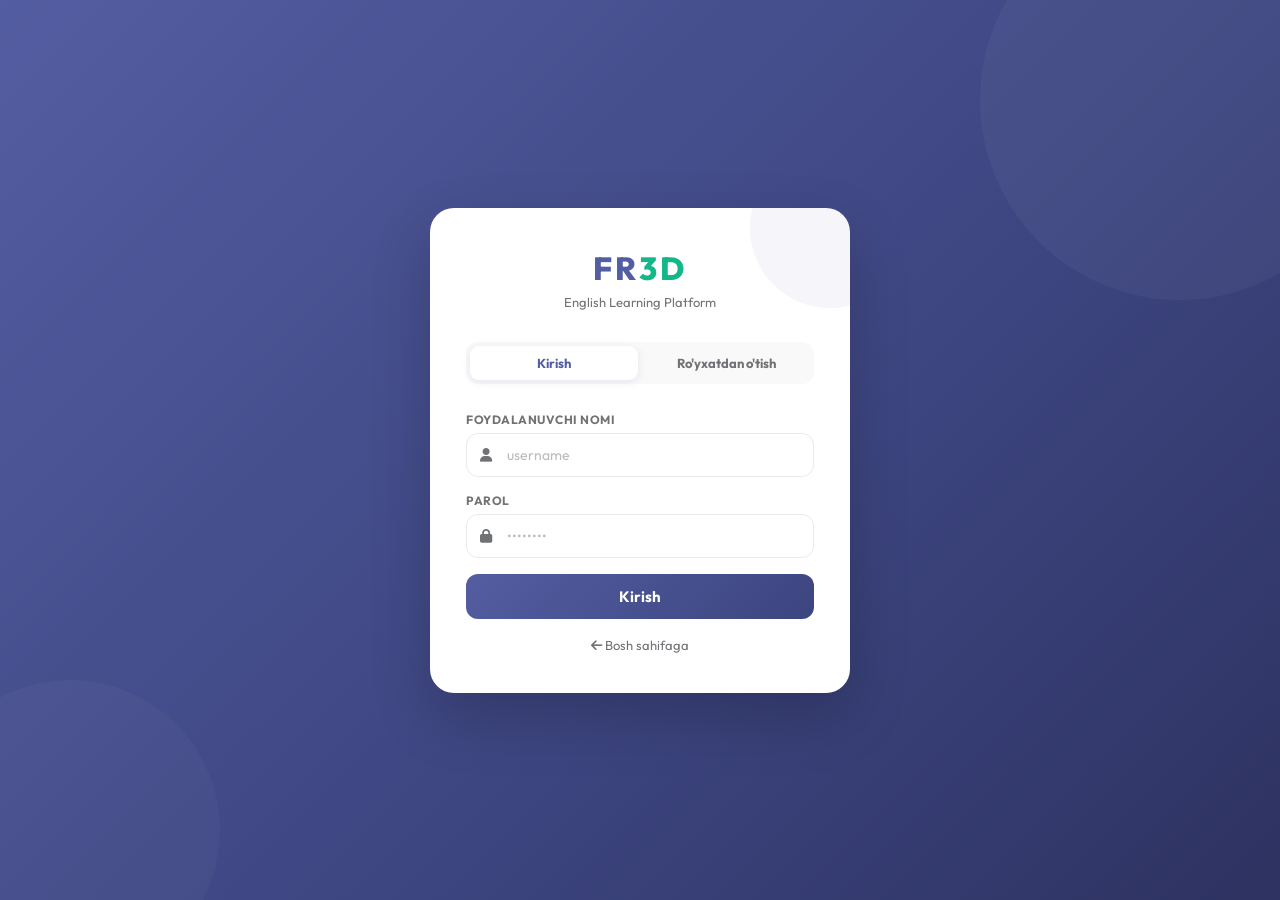
<file: pages/profile.html>
<!DOCTYPE html>
<html lang="en">
<head>
<meta charset="UTF-8">
<meta name="viewport" content="width=device-width, initial-scale=1.0">
<title>FR3D – Profile</title>
<link rel="stylesheet" href="https://cdnjs.cloudflare.com/ajax/libs/font-awesome/6.5.0/css/all.min.css">
<link href="https://fonts.googleapis.com/css2?family=Outfit:wght@400;500;600;700;800&display=swap" rel="stylesheet">
<style>
:root{
  --white:#ffffff;--primary:#535da1;--secondary:#14B789;
  --bg:#f9f9f9;--dark:#000000;--p:#717275;
  --border:#e9eaeb;--feat:#727aab;
  --nav-w:240px;--top-h:64px;
}
*{margin:0;padding:0;box-sizing:border-box;font-family:'Outfit',sans-serif;}
body{background:var(--bg);color:var(--dark);transition:background .3s,color .3s;}

/* LOADER */
.page-loader{position:fixed;inset:0;background:var(--primary);display:flex;flex-direction:column;align-items:center;justify-content:center;z-index:9999;opacity:1;transition:opacity .4s;}
.page-loader.hide{opacity:0;pointer-events:none;}
.loader-logo{color:#fff;font-size:36px;font-weight:800;letter-spacing:3px;margin-bottom:28px;}
.loader-logo span{color:var(--secondary);}
.loader-spinner{width:40px;height:40px;border:3px solid rgba(255,255,255,.2);border-top-color:#fff;border-radius:50%;animation:spin .7s linear infinite;}
@keyframes spin{to{transform:rotate(360deg);}}

/* SIDEBAR */
.sidebar{display:none;}
@media(min-width:768px){
  .sidebar{display:flex;flex-direction:column;position:fixed;top:0;left:0;width:var(--nav-w);height:100vh;background:var(--primary);padding:28px 0;z-index:100;box-shadow:4px 0 20px rgba(83,93,161,.15);}
  .sidebar-logo{color:#fff;font-size:26px;font-weight:800;letter-spacing:2px;padding:0 28px 32px;border-bottom:1px solid rgba(255,255,255,.15);cursor:pointer;user-select:none;}
  .sidebar-logo span{color:var(--secondary);}
  .sidebar-nav{flex:1;padding:24px 0;display:flex;flex-direction:column;gap:4px;}
  .nav-item-side{display:flex;align-items:center;gap:14px;padding:13px 28px;color:rgba(255,255,255,.65);font-size:14px;font-weight:500;cursor:pointer;border-left:3px solid transparent;transition:all .2s;text-decoration:none;}
  .nav-item-side i{font-size:17px;width:20px;text-align:center;}
  .nav-item-side:hover{background:rgba(255,255,255,.08);color:#fff;}
  .nav-item-side.active{background:rgba(255,255,255,.12);color:#fff;border-left:3px solid var(--secondary);}
  .main-content{margin-left:var(--nav-w);}
  .bottom-nav{display:none !important;}
}

/* TOPBAR */
.topbar{background:#fff;padding:0 20px;height:var(--top-h);display:flex;align-items:center;justify-content:space-between;border-bottom:1px solid var(--border);position:sticky;top:0;z-index:50;gap:12px;}
.topbar-logo{color:var(--primary);font-weight:800;font-size:22px;letter-spacing:2px;cursor:pointer;user-select:none;white-space:nowrap;}
.topbar-logo span{color:var(--secondary);}
@media(min-width:768px){.topbar-logo{display:none;}}
.topbar-title{font-size:16px;font-weight:700;color:var(--dark);}
@media(max-width:767px){.topbar-title{display:none;}}
.topbar-actions{display:flex;align-items:center;gap:6px;}
.action-btn{width:38px;height:38px;border-radius:50%;background:var(--bg);border:1px solid var(--border);display:flex;align-items:center;justify-content:center;cursor:pointer;color:var(--p);transition:all .2s;font-size:15px;}
.action-btn:hover{background:var(--primary);color:#fff;border-color:var(--primary);}
.action-btn.red:hover{background:#e74c3c;border-color:#e74c3c;}

/* PAGE */
.page{padding:28px 20px 100px;max-width:800px;}
@media(min-width:768px){.page{padding:32px 36px 48px;}}

/* HERO CARD */
.profile-hero{background:linear-gradient(135deg,var(--primary) 0%,#3d4580 100%);border-radius:24px;padding:32px 28px;margin-bottom:20px;position:relative;overflow:hidden;}
.profile-hero::before{content:'';position:absolute;top:-40px;right:-40px;width:180px;height:180px;background:rgba(255,255,255,.06);border-radius:50%;}
.profile-hero::after{content:'';position:absolute;bottom:-60px;right:60px;width:120px;height:120px;background:rgba(255,255,255,.04);border-radius:50%;}
.hero-inner{display:flex;align-items:center;gap:20px;position:relative;z-index:1;}
.avatar{width:72px;height:72px;border-radius:50%;background:rgba(255,255,255,.15);border:3px solid rgba(255,255,255,.3);display:flex;align-items:center;justify-content:center;font-size:28px;font-weight:800;color:#fff;flex-shrink:0;text-transform:uppercase;}
.hero-info{flex:1;min-width:0;}
.hero-name{font-size:22px;font-weight:800;color:#fff;white-space:nowrap;overflow:hidden;text-overflow:ellipsis;}
.hero-sub{font-size:13px;color:rgba(255,255,255,.65);margin-top:3px;}
.hero-badge{display:inline-flex;align-items:center;gap:6px;background:rgba(20,183,137,.25);border:1px solid rgba(20,183,137,.4);color:#fff;font-size:11px;font-weight:700;padding:4px 10px;border-radius:20px;margin-top:8px;}
.hero-badge i{color:var(--secondary);}
.hero-stats{display:grid;grid-template-columns:repeat(3,1fr);gap:1px;background:rgba(255,255,255,.1);border-radius:16px;overflow:hidden;margin-top:24px;position:relative;z-index:1;}
.hero-stat{background:rgba(255,255,255,.07);padding:14px 12px;text-align:center;}
.hero-stat-val{font-size:22px;font-weight:800;color:#fff;line-height:1;}
.hero-stat-lbl{font-size:10px;color:rgba(255,255,255,.55);margin-top:3px;text-transform:uppercase;letter-spacing:.5px;}

/* SHIMMER */
.shimmer{display:inline-block;border-radius:6px;background:linear-gradient(90deg,#eee 25%,#f5f5f5 50%,#eee 75%);background-size:200% 100%;animation:sh 1.2s infinite;}
@keyframes sh{0%{background-position:200% 0}100%{background-position:-200% 0}}

/* SECTION CARD */
.card{background:#fff;border-radius:20px;padding:24px;border:1px solid var(--border);margin-bottom:16px;}
.card-title{font-size:15px;font-weight:700;margin-bottom:18px;display:flex;align-items:center;gap:8px;}
.card-title i{color:var(--primary);font-size:14px;}

/* INFO ROWS */
.info-row{display:flex;align-items:center;justify-content:space-between;padding:12px 0;border-bottom:1px solid var(--border);gap:12px;}
.info-row:last-child{border-bottom:none;}
.info-label{display:flex;align-items:center;gap:10px;font-size:13px;color:var(--p);}
.info-label i{width:28px;height:28px;border-radius:8px;background:rgba(83,93,161,.08);color:var(--primary);display:flex;align-items:center;justify-content:center;font-size:12px;flex-shrink:0;}
.info-val{font-size:13px;font-weight:700;color:var(--dark);text-align:right;}

/* STAT GRID */
.stat-grid{display:grid;grid-template-columns:1fr 1fr;gap:12px;}
@media(min-width:480px){.stat-grid{grid-template-columns:repeat(4,1fr);}}
.stat-box{background:var(--bg);border-radius:14px;padding:16px;border:1px solid var(--border);text-align:center;}
.stat-box-val{font-size:22px;font-weight:800;color:var(--primary);line-height:1;}
.stat-box-lbl{font-size:11px;color:var(--p);margin-top:4px;}

/* PROGRESS BARS */
.prog-item{margin-bottom:14px;}
.prog-item:last-child{margin-bottom:0;}
.prog-header{display:flex;justify-content:space-between;font-size:12px;font-weight:600;margin-bottom:6px;}
.prog-header span:last-child{color:var(--primary);}
.prog-track{height:7px;background:var(--border);border-radius:10px;overflow:hidden;}
.prog-fill{height:100%;border-radius:10px;transition:width 1s ease;}
.prog-fill.blue  {background:linear-gradient(90deg,var(--primary),#727aab);}
.prog-fill.green {background:linear-gradient(90deg,var(--secondary),#0ea874);}
.prog-fill.purple{background:linear-gradient(90deg,#a855f7,#7c3aed);}
.prog-fill.orange{background:linear-gradient(90deg,#f97316,#ea580c);}

/* RECENT RESULTS */
.result-row{display:flex;align-items:center;justify-content:space-between;padding:11px 0;border-bottom:1px solid var(--border);gap:12px;}
.result-row:last-child{border-bottom:none;}
.rr-left{display:flex;align-items:center;gap:10px;min-width:0;}
.rr-icon{width:36px;height:36px;border-radius:10px;background:rgba(83,93,161,.08);color:var(--primary);display:flex;align-items:center;justify-content:center;font-size:14px;flex-shrink:0;}
.rr-name{font-size:13px;font-weight:700;white-space:nowrap;overflow:hidden;text-overflow:ellipsis;max-width:150px;}
.rr-date{font-size:11px;color:var(--p);margin-top:2px;}
.rr-right{text-align:right;flex-shrink:0;}
.rr-pct{font-size:15px;font-weight:800;}
.rr-detail{font-size:11px;color:var(--p);margin-top:1px;}
.pct-high{color:var(--secondary);}
.pct-mid{color:var(--feat);}
.pct-low{color:#e74c3c;}

/* EMPTY */
.empty{text-align:center;padding:28px 16px;color:var(--p);}
.empty i{font-size:32px;opacity:.2;display:block;margin-bottom:8px;}
.empty p{font-size:13px;}
.empty a{display:inline-block;margin-top:10px;padding:8px 18px;background:var(--primary);color:#fff;border-radius:10px;text-decoration:none;font-size:13px;font-weight:700;}

/* LOGOUT BTN */
.logout-card{background:#fff;border-radius:20px;border:1px solid var(--border);overflow:hidden;margin-bottom:16px;}
.logout-btn-full{width:100%;padding:16px;background:transparent;border:none;display:flex;align-items:center;gap:12px;font-size:14px;font-weight:700;color:#e74c3c;cursor:pointer;font-family:'Outfit',sans-serif;transition:background .2s;}
.logout-btn-full:hover{background:rgba(231,76,60,.05);}
.logout-btn-full i{font-size:16px;}

/* MODAL */
.modal-overlay{position:fixed;inset:0;background:rgba(0,0,0,.45);display:flex;align-items:center;justify-content:center;z-index:999;opacity:0;pointer-events:none;transition:opacity .25s;}
.modal-overlay.show{opacity:1;pointer-events:all;}
.modal{background:#fff;border-radius:20px;padding:32px 28px;width:90%;max-width:360px;text-align:center;transform:scale(.9);transition:transform .25s;box-shadow:0 20px 60px rgba(0,0,0,.2);}
.modal-overlay.show .modal{transform:scale(1);}
.modal-icon{width:60px;height:60px;background:rgba(231,76,60,.1);border-radius:50%;display:flex;align-items:center;justify-content:center;margin:0 auto 16px;font-size:24px;color:#e74c3c;}
.modal h3{font-size:18px;font-weight:700;margin-bottom:8px;}
.modal p{font-size:13px;color:var(--p);margin-bottom:24px;}
.modal-btns{display:flex;gap:10px;}
.modal-btns button{flex:1;padding:11px;border-radius:12px;border:none;font-size:14px;font-weight:600;cursor:pointer;font-family:'Outfit',sans-serif;transition:all .2s;}
.btn-cancel{background:var(--bg);border:1px solid var(--border)!important;color:var(--p);}
.btn-cancel:hover{background:var(--border);}
.btn-logout{background:#e74c3c;color:#fff;}
.btn-logout:hover{background:#c0392b;}

/* BOTTOM NAV */
.bottom-nav{position:fixed;bottom:0;left:0;width:100%;background:#fff;display:flex;justify-content:space-around;padding:10px 0 14px;border-top:1px solid var(--border);z-index:100;}
.nav-item{display:flex;flex-direction:column;align-items:center;gap:4px;font-size:10px;font-weight:600;color:var(--p);cursor:pointer;padding:6px 18px;border-radius:12px;transition:all .2s;text-decoration:none;}
.nav-item i{font-size:20px;}
.nav-item.active{color:var(--primary);background:rgba(83,93,161,.08);}

/* DARK MODE */
body.dark{background:#0f0f14;color:#fff;--bg:#1a1a24;--border:#2a2a38;--dark:#ffffff;--p:#8888aa;}
body.dark .topbar,body.dark .card,body.dark .logout-card,body.dark .bottom-nav{background:#1a1a24;border-color:#2a2a38;}
body.dark .action-btn{background:#111118;border-color:#2a2a38;color:#8888aa;}
body.dark .sidebar{background:#12121c;}
body.dark .modal{background:#1a1a24;}
body.dark .btn-cancel{background:#111118;border-color:#2a2a38!important;color:#8888aa;}
body.dark .stat-box{background:#111118;border-color:#2a2a38;}
body.dark .rr-icon{background:rgba(83,93,161,.2);}
body.dark .info-label i{background:rgba(83,93,161,.2);}
body.dark .shimmer{background:linear-gradient(90deg,#2a2a38 25%,#1a1a24 50%,#2a2a38 75%);background-size:200% 100%;}
body.dark .logout-btn-full:hover{background:rgba(231,76,60,.1);}
</style>
</head>
<body>

<!-- LOADER -->
<div class="page-loader" id="pageLoader">
  <div class="loader-logo">FR<span>3D</span></div>
  <div class="loader-spinner"></div>
</div>

<!-- LOGOUT MODAL -->
<div class="modal-overlay" id="logoutModal">
  <div class="modal">
    <div class="modal-icon"><i class="fa fa-right-from-bracket"></i></div>
    <h3>Chiqmoqchimisiz?</h3>
    <p>Hisobingizdan chiqib ketasiz. Keyingi safar qayta kirishingiz kerak bo'ladi.</p>
    <div class="modal-btns">
      <button class="btn-cancel" onclick="closeLogout()">Bekor qilish</button>
      <button class="btn-logout" onclick="confirmLogout()">Chiqish</button>
    </div>
  </div>
</div>

<!-- SIDEBAR -->
<aside class="sidebar">
  <div class="sidebar-logo">FR<span>3D</span></div>
  <nav class="sidebar-nav">
    <a href="dashboard.html" class="nav-item-side"><i class="fa fa-table-cells"></i> Dashboard</a>
    <a href="menu.html"      class="nav-item-side"><i class="fa fa-layer-group"></i> Menu</a>
    <a href="profile.html"   class="nav-item-side active"><i class="fa fa-user"></i> Profile</a>
    <a href="settings.html"  class="nav-item-side"><i class="fa fa-gear"></i> Settings</a>
  </nav>
  <div class="nav-item-side" style="margin-top:auto;border-top:1px solid rgba(255,255,255,.1);padding-top:20px;" onclick="openLogout()">
    <i class="fa fa-right-from-bracket"></i> Logout
  </div>
</aside>

<!-- MAIN -->
<div class="main-content">
  <div class="topbar">
    <div class="topbar-logo">FR<span>3D</span></div>
    <div class="topbar-title">Mening Profilim</div>
    <div class="topbar-actions">
      <div class="action-btn" onclick="toggleDark()"><i class="fa fa-moon" id="darkIcon"></i></div>
      <div class="action-btn red" onclick="openLogout()"><i class="fa fa-right-from-bracket"></i></div>
    </div>
  </div>

  <div class="page">

    <!-- HERO -->
    <div class="profile-hero">
      <div class="hero-inner">
        <div class="avatar" id="avatarEl">U</div>
        <div class="hero-info">
          <div class="hero-name" id="heroName">Yuklanmoqda...</div>
          <div class="hero-sub" id="heroSub">FR3D English Platform</div>
          <div class="hero-badge"><i class="fa fa-circle-check"></i> Faol o'quvchi</div>
        </div>
      </div>
      <div class="hero-stats">
        <div class="hero-stat">
          <div class="hero-stat-val" id="h-tests">—</div>
          <div class="hero-stat-lbl">Testlar</div>
        </div>
        <div class="hero-stat">
          <div class="hero-stat-val" id="h-avg">—</div>
          <div class="hero-stat-lbl">O'rtacha</div>
        </div>
        <div class="hero-stat">
          <div class="hero-stat-val" id="h-best">—</div>
          <div class="hero-stat-lbl">Eng Yaxshi</div>
        </div>
      </div>
    </div>

    <!-- MA'LUMOTLAR -->
    <div class="card">
      <div class="card-title"><i class="fa fa-id-card"></i> Shaxsiy Ma'lumotlar</div>
      <div class="info-row">
        <div class="info-label"><i class="fa fa-user"></i> Foydalanuvchi nomi</div>
        <div class="info-val" id="infoUsername">—</div>
      </div>
      <div class="info-row">
        <div class="info-label"><i class="fa fa-clock"></i> Jami o'qish vaqti</div>
        <div class="info-val" id="infoTime">—</div>
      </div>
      <div class="info-row">
        <div class="info-label"><i class="fa fa-calendar-check"></i> A'zo bo'lgan sana</div>
        <div class="info-val" id="infoJoined">—</div>
      </div>
      <div class="info-row">
        <div class="info-label"><i class="fa fa-chart-line"></i> Holat</div>
        <div class="info-val" style="color:var(--secondary)">Faol</div>
      </div>
    </div>

    <!-- STATISTIKA -->
    <div class="card">
      <div class="card-title"><i class="fa fa-chart-bar"></i> Statistika</div>
      <div class="stat-grid" id="statGrid">
        <div class="stat-box">
          <div class="stat-box-val" id="s-total">—</div>
          <div class="stat-box-lbl">Jami Testlar</div>
        </div>
        <div class="stat-box">
          <div class="stat-box-val" id="s-avg">—</div>
          <div class="stat-box-lbl">O'rtacha Ball</div>
        </div>
        <div class="stat-box">
          <div class="stat-box-val" id="s-best">—</div>
          <div class="stat-box-lbl">Eng Yaxshi</div>
        </div>
        <div class="stat-box">
          <div class="stat-box-val" id="s-time">—</div>
          <div class="stat-box-lbl">Vaqt</div>
        </div>
      </div>
    </div>

    <!-- DARAJA PROGRESSI -->
    <div class="card">
      <div class="card-title"><i class="fa fa-layer-group"></i> Daraja Progressi</div>
      <div id="levelProgress">
        <div class="prog-item">
          <div class="prog-header"><span>Yuklanmoqda...</span><span>0%</span></div>
          <div class="prog-track"><div class="prog-fill blue shimmer" style="width:100%"></div></div>
        </div>
      </div>
    </div>

    <!-- SO'NGGI NATIJALAR -->
    <div class="card">
      <div class="card-title"><i class="fa fa-list-check"></i> So'nggi Natijalar</div>
      <div id="recentResults">
        <span class="shimmer" style="width:100%;height:44px;display:block;border-radius:8px;margin-bottom:8px"></span>
        <span class="shimmer" style="width:100%;height:44px;display:block;border-radius:8px;margin-bottom:8px"></span>
        <span class="shimmer" style="width:100%;height:44px;display:block;border-radius:8px"></span>
      </div>
    </div>

    <!-- LOGOUT -->
    <div class="logout-card">
      <button class="logout-btn-full" onclick="openLogout()">
        <i class="fa fa-right-from-bracket"></i>
        Hisobdan chiqish
      </button>
    </div>

  </div>
</div>

<!-- BOTTOM NAV -->
<nav class="bottom-nav">
  <a href="dashboard.html" class="nav-item"><i class="fa fa-table-cells"></i>Dashboard</a>
  <a href="menu.html"      class="nav-item"><i class="fa fa-layer-group"></i>Menu</a>
  <a href="profile.html"   class="nav-item active"><i class="fa fa-user"></i>Profile</a>
  <a href="settings.html"  class="nav-item"><i class="fa fa-gear"></i>Settings</a>
</nav>

<script>
var API = "https://fr3dbg-production.up.railway.app";
var storedToken = localStorage.getItem("token");
var storedUser  = localStorage.getItem("username");

if (!storedToken || !storedUser) {
  window.location.href = "../auth/login.html";
}

function authHeaders() {
  return { "Authorization": "Bearer " + storedToken, "Content-Type": "application/json" };
}

/* ── INIT ── */
window.addEventListener("load", function() {
  loadProfile();
  setTimeout(function() {
    document.getElementById("pageLoader").classList.add("hide");
  }, 600);
});

async function loadProfile() {
  // Username ni darhol ko'rsat
  var uname = storedUser || "User";
  document.getElementById("heroName").textContent    = uname;
  document.getElementById("infoUsername").textContent = uname;
  document.getElementById("avatarEl").textContent    = uname.charAt(0).toUpperCase();
  document.getElementById("heroSub").textContent     = "@" + uname.toLowerCase();

  // A'zo bo'lgan sana (localStorage dan yoki bugun)
  var joined = localStorage.getItem("joinedAt");
  document.getElementById("infoJoined").textContent = joined
    ? new Date(joined).toLocaleDateString("uz-UZ")
    : new Date().toLocaleDateString("uz-UZ");

  try {
    var [sRes, rRes, lRes] = await Promise.all([
      fetch(API + "/api/results/stats",  { headers: authHeaders() }),
      fetch(API + "/api/results/my",     { headers: authHeaders() }),
      fetch(API + "/api/levels",         { headers: authHeaders() })
    ]);

    if (sRes.status === 401) { confirmLogout(); return; }

    var sData  = await sRes.json();
    var rData  = await rRes.json();
    var lData  = lRes.ok ? await lRes.json() : null;

    var stats   = sData.stats   || sData;
    var results = rData.results || rData || [];
    var levels  = lData ? (lData.levels || lData || []) : [];

    renderHero(stats);
    renderInfoCards(stats);
    renderLevelProgress(levels, results);
    renderRecent(results.slice(0, 6));

  } catch(e) {
    console.error("Profile load error:", e);
    renderHero(null);
    renderInfoCards(null);
    renderLevelProgress([], []);
    renderRecent([]);
  }
}

/* ── HERO ── */
function renderHero(s) {
  document.getElementById("h-tests").textContent = s ? (s.totalTests || 0) : "—";
  document.getElementById("h-avg").textContent   = s ? Math.round(s.avgScore  || 0) + "%" : "—";
  document.getElementById("h-best").textContent  = s ? Math.round(s.bestScore || 0) + "%" : "—";
}

/* ── INFO CARDS ── */
function renderInfoCards(s) {
  if (!s) {
    ["s-total","s-avg","s-best","s-time","infoTime"].forEach(function(id){
      var el = document.getElementById(id);
      if(el) el.textContent = "—";
    });
    return;
  }
  document.getElementById("s-total").textContent = s.totalTests || 0;
  document.getElementById("s-avg").textContent   = Math.round(s.avgScore  || 0) + "%";
  document.getElementById("s-best").textContent  = Math.round(s.bestScore || 0) + "%";
  document.getElementById("s-time").textContent  = fmtTime(s.totalTimeSpent || 0);
  document.getElementById("infoTime").textContent = fmtTimeLong(s.totalTimeSpent || 0);
}

/* ── LEVEL PROGRESS ── */
function renderLevelProgress(levels, results) {
  var el = document.getElementById("levelProgress");

  if (!levels || !levels.length) {
    // Levels API ishlamasa, avg score asosida umumiy progress
    var avg = 0;
    if (results.length) {
      avg = results.reduce(function(s,r){ return s + (r.percentage||0); }, 0) / results.length;
    }
    el.innerHTML = buildProg("Umumiy Progress", Math.round(avg), "blue");
    animateProg();
    return;
  }

  // Har bir level uchun progress — o'sha leveldagi testlarni hisoblaymiz
  var colors = ["blue","green","purple","orange"];
  var html = "";

  levels.slice(0,4).forEach(function(lv, i) {
    // Shu levelga tegishli natijalar
    var lvResults = results.filter(function(r) {
      return r.levelId === lv.id || r.levelName === lv.name;
    });

    var pct = 0;
    if (lvResults.length) {
      pct = Math.round(lvResults.reduce(function(s,r){ return s+(r.percentage||0); },0) / lvResults.length);
    }

    html += buildProg(lv.name || ("Level " + (i+1)), pct, colors[i % colors.length]);
  });

  el.innerHTML = html;
  animateProg();
}

function buildProg(label, pct, colorClass) {
  return '<div class="prog-item">' +
    '<div class="prog-header"><span>' + esc(label) + '</span><span>' + pct + '%</span></div>' +
    '<div class="prog-track"><div class="prog-fill ' + colorClass + '" data-pct="' + pct + '" style="width:0%"></div></div>' +
  '</div>';
}

function animateProg() {
  setTimeout(function() {
    document.querySelectorAll(".prog-fill[data-pct]").forEach(function(el) {
      el.style.width = el.dataset.pct + "%";
    });
  }, 150);
}

/* ── RECENT RESULTS ── */
function renderRecent(results) {
  var el = document.getElementById("recentResults");
  if (!results || !results.length) {
    el.innerHTML = '<div class="empty"><i class="fa fa-file-circle-check"></i><p>Hali test topshirilmagan</p><a href="menu.html">Test boshlash →</a></div>';
    return;
  }
  el.innerHTML = results.map(function(r) {
    var pct = Math.round(r.percentage || 0);
    var cls = pct >= 70 ? "pct-high" : pct >= 40 ? "pct-mid" : "pct-low";
    var emoji = pct >= 80 ? "🏆" : pct >= 60 ? "✅" : pct >= 40 ? "📚" : "💪";
    return '<div class="result-row">' +
      '<div class="rr-left">' +
        '<div class="rr-icon"><i class="fa fa-file-circle-check"></i></div>' +
        '<div>' +
          '<div class="rr-name">' + emoji + ' ' + esc(r.testName || "Test") + '</div>' +
          '<div class="rr-date">' + fmtDate(r.finishedAt) + ' · ' + fmtSec(r.timeSpent||0) + '</div>' +
        '</div>' +
      '</div>' +
      '<div class="rr-right">' +
        '<div class="rr-pct ' + cls + '">' + pct + '%</div>' +
        '<div class="rr-detail">' + r.score + '/' + r.total + ' to\'g\'ri</div>' +
      '</div>' +
    '</div>';
  }).join('');
}

/* ── HELPERS ── */
function fmtTime(sec) {
  if (!sec) return "0m";
  var h = Math.floor(sec/3600), m = Math.floor((sec%3600)/60);
  return h > 0 ? h + "h " + (m ? m+"m":"") : m + "m";
}
function fmtTimeLong(sec) {
  if (!sec) return "0 daqiqa";
  var h = Math.floor(sec/3600), m = Math.floor((sec%3600)/60);
  if (h > 0) return h + " soat " + (m ? m+" daqiqa":"");
  return m + " daqiqa";
}
function fmtSec(sec) {
  if (!sec) return "0:00";
  return Math.floor(sec/60) + ":" + String(sec%60).padStart(2,"0");
}
function fmtDate(dt) {
  if (!dt) return "—";
  try {
    var d = new Date(dt), now = new Date();
    var diff = Math.floor((now-d)/1000);
    if (diff < 60)     return "Hozirgina";
    if (diff < 3600)   return Math.floor(diff/60) + " daqiqa oldin";
    if (diff < 86400)  return Math.floor(diff/3600) + " soat oldin";
    if (diff < 604800) return Math.floor(diff/86400) + " kun oldin";
    return d.toLocaleDateString("uz-UZ");
  } catch(e) { return "—"; }
}
function esc(s) {
  return String(s||"").replace(/&/g,"&amp;").replace(/</g,"&lt;").replace(/>/g,"&gt;");
}

/* ── LOGOUT ── */
function openLogout()  { document.getElementById("logoutModal").classList.add("show"); }
function closeLogout() { document.getElementById("logoutModal").classList.remove("show"); }
function confirmLogout() {
  localStorage.removeItem("token");
  localStorage.removeItem("userId");
  localStorage.removeItem("username");
  window.location.href = "../auth/login.html";
}
document.getElementById("logoutModal").addEventListener("click", function(e) {
  if (e.target === this) closeLogout();
});

/* ── DARK MODE ── */
function toggleDark() {
  document.body.classList.toggle("dark");
  document.getElementById("darkIcon").className =
    document.body.classList.contains("dark") ? "fa fa-sun" : "fa fa-moon";
  localStorage.setItem("darkMode", document.body.classList.contains("dark") ? "1":"0");
}
if (localStorage.getItem("darkMode") === "1") {
  document.body.classList.add("dark");
  document.getElementById("darkIcon").className = "fa fa-sun";
}
</script>
</body>
</html>
</file>
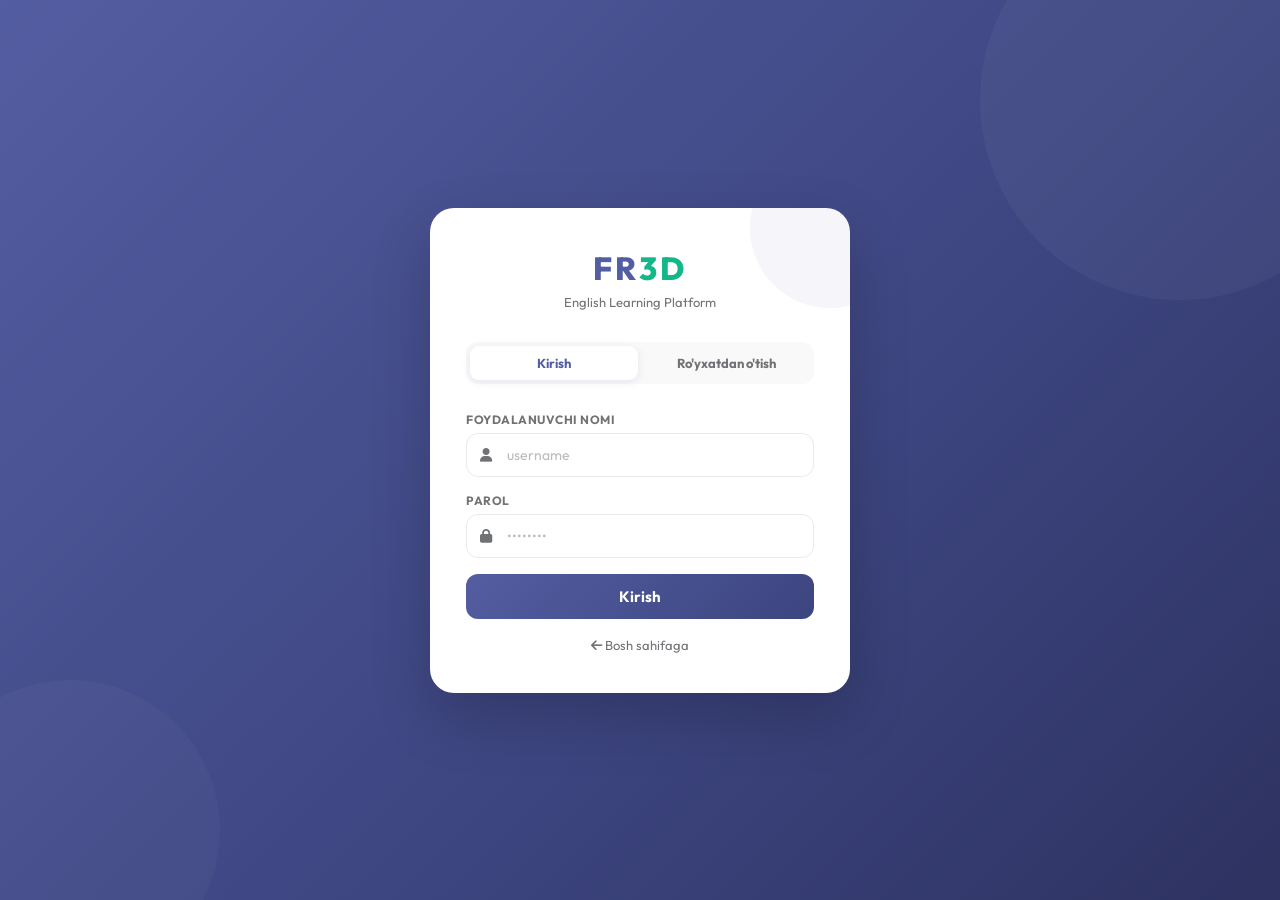
<file: pages/settings.html>
<!DOCTYPE html>
<html lang="en">
<head>
<meta charset="UTF-8">
<meta name="viewport" content="width=device-width, initial-scale=1.0">
<title>FR3D – Sozlamalar</title>
<link rel="stylesheet" href="https://cdnjs.cloudflare.com/ajax/libs/font-awesome/6.5.0/css/all.min.css">
<link href="https://fonts.googleapis.com/css2?family=Outfit:wght@400;500;600;700;800&display=swap" rel="stylesheet">
<style>
:root{
  --primary:#535da1;--secondary:#14B789;--danger:#e74c3c;
  --warning:#f59e0b;--bg:#f4f5fb;--card:#fff;
  --dark:#0f1117;--p:#6b7280;--border:#e5e7eb;--radius:16px;
}
*{margin:0;padding:0;box-sizing:border-box;font-family:'Outfit',sans-serif;}
body{min-height:100vh;background:var(--bg);color:var(--dark);}

/* ── TOP NAV ── */
.topnav{background:#fff;border-bottom:1px solid var(--border);padding:0 24px;height:60px;
  display:flex;align-items:center;justify-content:space-between;position:sticky;top:0;z-index:50;}
.nav-logo{font-size:22px;font-weight:800;letter-spacing:2px;color:var(--primary);}
.nav-logo span{color:var(--secondary);}
.nav-back{display:flex;align-items:center;gap:8px;font-size:13px;font-weight:700;
  color:var(--p);text-decoration:none;padding:8px 14px;border-radius:10px;
  border:1.5px solid var(--border);background:#fff;cursor:pointer;transition:all .2s;}
.nav-back:hover{color:var(--primary);border-color:var(--primary);background:rgba(83,93,161,.05);}

/* ── PAGE ── */
.page{max-width:560px;margin:0 auto;padding:32px 20px 60px;}

/* ── HERO ── */
.hero{background:linear-gradient(135deg,var(--primary) 0%,#3d4580 100%);
  border-radius:20px;padding:28px 28px 24px;margin-bottom:28px;
  display:flex;align-items:center;gap:18px;position:relative;overflow:hidden;}
.hero::after{content:'';position:absolute;right:-30px;top:-30px;
  width:130px;height:130px;border-radius:50%;background:rgba(255,255,255,.06);}
.hero-avatar{width:60px;height:60px;border-radius:16px;background:rgba(255,255,255,.15);
  display:flex;align-items:center;justify-content:center;font-size:26px;
  font-weight:800;color:#fff;flex-shrink:0;border:2px solid rgba(255,255,255,.25);}
.hero-info{flex:1;min-width:0;}
.hero-name{font-size:20px;font-weight:800;color:#fff;margin-bottom:3px;
  white-space:nowrap;overflow:hidden;text-overflow:ellipsis;}
.hero-phone{font-size:13px;color:rgba(255,255,255,.6);display:flex;align-items:center;gap:6px;}
.hero-phone i{font-size:11px;}

/* ── SECTION ── */
.section{margin-bottom:20px;}
.section-label{font-size:11px;font-weight:800;color:var(--p);text-transform:uppercase;
  letter-spacing:.8px;margin-bottom:10px;padding:0 4px;}

/* ── SETTING CARD ── */
.scard{background:#fff;border:1px solid var(--border);border-radius:var(--radius);overflow:hidden;}
.scard-row{display:flex;align-items:center;gap:14px;padding:16px 18px;
  border-bottom:1px solid var(--border);cursor:pointer;transition:background .15s;}
.scard-row:last-child{border-bottom:none;}
.scard-row:hover{background:#f9fafb;}
.scard-row.open{background:rgba(83,93,161,.03);}
.scard-row.danger-row:hover{background:rgba(231,76,60,.04);}
.sr-icon{width:38px;height:38px;border-radius:11px;display:flex;align-items:center;
  justify-content:center;font-size:15px;flex-shrink:0;}
.ic-blue{background:rgba(83,93,161,.1);color:var(--primary);}
.ic-teal{background:rgba(20,183,137,.1);color:var(--secondary);}
.ic-red {background:rgba(231,76,60,.1); color:var(--danger);}
.sr-body{flex:1;min-width:0;}
.sr-title{font-size:14px;font-weight:700;color:var(--dark);}
.sr-sub{font-size:12px;color:var(--p);margin-top:2px;
  white-space:nowrap;overflow:hidden;text-overflow:ellipsis;}
.sr-arrow{color:var(--border);font-size:12px;transition:transform .2s;}
.scard-row.open .sr-arrow{transform:rotate(90deg);color:var(--primary);}
.danger-row .sr-title{color:var(--danger);}

/* ── EXPAND FORM ── */
.expand-form{display:none;padding:0 18px 18px;border-bottom:1px solid var(--border);
  animation:slideDown .2s ease;}
.expand-form.show{display:block;}
@keyframes slideDown{from{opacity:0;transform:translateY(-6px)}to{opacity:1;transform:translateY(0)}}

.ef-field{margin-bottom:12px;}
.ef-field label{display:block;font-size:11px;font-weight:700;color:var(--p);
  margin-bottom:5px;text-transform:uppercase;letter-spacing:.4px;}
.ef-wrap{position:relative;}
.ef-wrap i.ef-ico{position:absolute;left:13px;top:50%;transform:translateY(-50%);
  color:var(--p);font-size:13px;pointer-events:none;}
.ef-wrap input{width:100%;padding:11px 13px 11px 36px;border:1.5px solid var(--border);
  border-radius:11px;font-size:14px;font-family:'Outfit',sans-serif;color:var(--dark);
  outline:none;transition:border .2s,box-shadow .2s;background:#fff;}
.ef-wrap input:focus{border-color:var(--primary);box-shadow:0 0 0 3px rgba(83,93,161,.1);}
.ef-wrap input.err{border-color:var(--danger);box-shadow:0 0 0 3px rgba(231,76,60,.1);}
.ef-wrap input.ok {border-color:var(--secondary);box-shadow:0 0 0 3px rgba(20,183,137,.1);}
.ef-wrap input::placeholder{color:#c0c4cc;}

/* phone prefix */
.phone-row{display:flex;gap:8px;align-items:stretch;}
.phone-prefix{display:flex;align-items:center;gap:5px;padding:0 12px;
  border:1.5px solid var(--border);border-radius:11px;font-size:13px;
  font-weight:700;color:var(--primary);background:#f5f6ff;white-space:nowrap;flex-shrink:0;}
.phone-row .ef-wrap{flex:1;}

/* hint */
.ef-hint{font-size:11px;margin-top:4px;display:none;}
.ef-hint.show{display:block;}
.ef-hint.err{color:var(--danger);}
.ef-hint.ok {color:var(--secondary);}

/* alert */
.ef-alert{display:none;padding:10px 13px;border-radius:10px;font-size:12px;
  font-weight:600;margin-bottom:12px;align-items:gap;gap:8px;}
.ef-alert.show{display:flex;align-items:center;}
.ef-alert i{flex-shrink:0;margin-right:6px;}
.ef-alert.danger {background:rgba(231,76,60,.08); color:var(--danger);  border:1px solid rgba(231,76,60,.2);}
.ef-alert.success{background:rgba(20,183,137,.08);color:#0d7a5f;        border:1px solid rgba(20,183,137,.2);}
.ef-alert.warning{background:rgba(245,158,11,.08); color:#92400e;        border:1px solid rgba(245,158,11,.2);}

/* save btn */
.ef-btn{width:100%;padding:12px;border:none;border-radius:11px;
  background:linear-gradient(135deg,var(--primary),#3d4580);
  color:#fff;font-size:14px;font-weight:700;cursor:pointer;
  font-family:'Outfit',sans-serif;transition:all .2s;
  display:flex;align-items:center;justify-content:center;gap:8px;margin-top:4px;}
.ef-btn:hover{transform:translateY(-1px);box-shadow:0 6px 20px rgba(83,93,161,.3);}
.ef-btn:disabled{opacity:.6;cursor:not-allowed;transform:none;box-shadow:none;}
.ef-btn .spin{width:15px;height:15px;border:2px solid rgba(255,255,255,.3);
  border-top-color:#fff;border-radius:50%;animation:sp .6s linear infinite;display:none;}
.ef-btn.loading .spin{display:block;}
@keyframes sp{to{transform:rotate(360deg)}}

/* ── LOGOUT CARD ── */
.logout-card{background:#fff;border:1px solid var(--border);border-radius:var(--radius);overflow:hidden;}
.logout-btn{width:100%;padding:16px 18px;border:none;background:transparent;
  display:flex;align-items:center;gap:14px;cursor:pointer;font-family:'Outfit',sans-serif;
  transition:background .15s;}
.logout-btn:hover{background:rgba(231,76,60,.04);}
.logout-btn .lb-icon{width:38px;height:38px;border-radius:11px;
  background:rgba(231,76,60,.1);color:var(--danger);
  display:flex;align-items:center;justify-content:center;font-size:15px;flex-shrink:0;}
.logout-btn .lb-text{font-size:14px;font-weight:700;color:var(--danger);text-align:left;}
.logout-btn .lb-sub{font-size:12px;color:var(--p);font-weight:400;display:block;margin-top:1px;}

/* ── TOAST ── */
.toast{position:fixed;bottom:24px;left:50%;transform:translateX(-50%) translateY(80px);
  padding:11px 20px;border-radius:12px;font-size:13px;font-weight:600;
  z-index:9999;opacity:0;transition:all .3s;display:flex;align-items:center;gap:8px;
  color:#fff;white-space:nowrap;box-shadow:0 8px 24px rgba(0,0,0,.15);}
.toast.show{transform:translateX(-50%) translateY(0);opacity:1;}
.toast.success{background:var(--secondary);}
.toast.danger {background:var(--danger);}
.toast.warning{background:var(--warning);}

/* skeleton */
.skel{background:linear-gradient(90deg,#f0f0f0 25%,#e0e0e0 50%,#f0f0f0 75%);
  background-size:200% 100%;animation:shimmer 1.2s infinite;border-radius:8px;height:14px;}
@keyframes shimmer{0%{background-position:200% 0}100%{background-position:-200% 0}}
</style>
</head>
<body>

<!-- TOP NAV -->
<nav class="topnav">
  <div class="nav-logo">FR<span>3D</span></div>
  <a href="dashboard.html" class="nav-back">
    <i class="fa fa-arrow-left"></i> Orqaga
  </a>
</nav>

<div class="page">

  <!-- HERO -->
  <div class="hero">
    <div class="hero-avatar" id="heroAvatar">?</div>
    <div class="hero-info">
      <div class="hero-name" id="heroName"><div class="skel" style="width:120px;height:18px;background:rgba(255,255,255,.15)"></div></div>
      <div class="hero-phone" id="heroPhone">
        <i class="fa fa-phone"></i>
        <span>Yuklanmoqda...</span>
      </div>
    </div>
  </div>

  <!-- MA'LUMOTLARNI TAHRIRLASH -->
  <div class="section">
    <div class="section-label">Ma'lumotlarni tahrirlash</div>
    <div class="scard">

      <!-- USERNAME -->
      <div class="scard-row" id="row-username" onclick="toggleForm('username')">
        <div class="sr-icon ic-blue"><i class="fa fa-user"></i></div>
        <div class="sr-body">
          <div class="sr-title">Username o'zgartirish</div>
          <div class="sr-sub" id="cur-username">Yuklanmoqda...</div>
        </div>
        <i class="fa fa-chevron-right sr-arrow"></i>
      </div>
      <div class="expand-form" id="form-username">
        <div class="ef-alert" id="alert-username"><i class="fa fa-circle-exclamation"></i><span id="alert-username-msg"></span></div>
        <div class="ef-field">
          <label>Yangi username</label>
          <div class="ef-wrap">
            <i class="fa fa-user ef-ico"></i>
            <input type="text" id="inp-username" placeholder="yangi_username"
                   oninput="clearState('username')" autocomplete="off">
          </div>
          <div class="ef-hint" id="hint-username"></div>
        </div>
        <div class="ef-field">
          <label>Parolni tasdiqlang</label>
          <div class="ef-wrap">
            <i class="fa fa-lock ef-ico"></i>
            <input type="password" id="inp-upass" placeholder="••••••••"
                   oninput="clearState('username')" autocomplete="current-password">
          </div>
        </div>
        <button class="ef-btn" id="btn-username" onclick="saveUsername()">
          <div class="spin"></div>
          <i class="fa fa-floppy-disk"></i> Saqlash
        </button>
      </div>

      <!-- PHONE -->
      <div class="scard-row" id="row-phone" onclick="toggleForm('phone')">
        <div class="sr-icon ic-teal"><i class="fa fa-phone"></i></div>
        <div class="sr-body">
          <div class="sr-title">Telefon raqam o'zgartirish</div>
          <div class="sr-sub" id="cur-phone">Yuklanmoqda...</div>
        </div>
        <i class="fa fa-chevron-right sr-arrow"></i>
      </div>
      <div class="expand-form" id="form-phone">
        <div class="ef-alert" id="alert-phone"><i class="fa fa-circle-exclamation"></i><span id="alert-phone-msg"></span></div>
        <div class="ef-field">
          <label>Yangi telefon raqam</label>
          <div class="phone-row">
            <div class="phone-prefix">🇺🇿 +998</div>
            <div class="ef-wrap">
              <i class="fa fa-phone ef-ico"></i>
              <input type="tel" id="inp-phone" placeholder="90 123 45 67"
                     maxlength="12" oninput="fmtPhone(this);clearState('phone')">
            </div>
          </div>
          <div class="ef-hint" id="hint-phone"></div>
        </div>
        <div class="ef-field">
          <label>Parolni tasdiqlang</label>
          <div class="ef-wrap">
            <i class="fa fa-lock ef-ico"></i>
            <input type="password" id="inp-ppass" placeholder="••••••••"
                   oninput="clearState('phone')" autocomplete="current-password">
          </div>
        </div>
        <button class="ef-btn" id="btn-phone" onclick="savePhone()">
          <div class="spin"></div>
          <i class="fa fa-floppy-disk"></i> Saqlash
        </button>
      </div>

    </div>
  </div>

  <!-- CHIQISH -->
  <div class="section">
    <div class="section-label">Sessiya</div>
    <div class="logout-card">
      <button class="logout-btn" onclick="doLogout()">
        <div class="lb-icon"><i class="fa fa-right-from-bracket"></i></div>
        <div>
          <div class="lb-text">Chiqish</div>
          <span class="lb-sub">Hisobdan chiqish va login sahifasiga o'tish</span>
        </div>
      </button>
    </div>
  </div>

</div>

<!-- TOAST -->
<div class="toast" id="toast-el"></div>

<script>
var API      = "https://fr3dbg-production.up.railway.app";
var token    = localStorage.getItem("token");
var username = localStorage.getItem("username") || "";
var openForm = null; // hozir ochiq forma: 'username' | 'phone' | null
var toastTmr;

/* ── AUTH GUARD ── */
if (!token) { window.location.href = "../auth/login.html"; }

/* ── LOAD USER INFO ── */
async function loadMe() {
  try {
    var r = await fetch(API + "/api/user/me", {
      headers: { "Authorization": "Bearer " + token }
    });
    if (r.status === 401) { doLogout(); return; }
    var d = await r.json();
    if (!d.success) return;

    // Hero
    var uname = d.username || "?";
    document.getElementById("heroAvatar").textContent = uname[0].toUpperCase();
    document.getElementById("heroName").textContent   = uname;
    var phone = d.phone || "—";
    document.getElementById("heroPhone").innerHTML =
      '<i class="fa fa-phone"></i> <span>' + esc(phone) + '</span>';

    // Row subtitles
    document.getElementById("cur-username").textContent = "@" + uname;
    document.getElementById("cur-phone").textContent    = phone || "Kiritilmagan";

    // Pre-fill inputs
    document.getElementById("inp-username").value = uname;
    document.getElementById("inp-phone").value    = phone.replace("+998","").replace(/\s/g,"").replace(/\D/g,"")
      .replace(/(\d{2})(\d{3})(\d{2})(\d{2})/, "$1 $2 $3 $4");

  } catch(e) {
    showToast("Ma'lumotlarni yuklashda xato", "danger");
  }
}
loadMe();

/* ── TOGGLE EXPAND FORM ── */
function toggleForm(name) {
  // Agar boshqa forma ochiq bo'lsa yopamiz
  if (openForm && openForm !== name) {
    document.getElementById("form-" + openForm).classList.remove("show");
    document.getElementById("row-"  + openForm).classList.remove("open");
  }

  var form = document.getElementById("form-" + name);
  var row  = document.getElementById("row-"  + name);
  var isOpen = form.classList.contains("show");

  form.classList.toggle("show", !isOpen);
  row.classList.toggle("open",  !isOpen);
  openForm = isOpen ? null : name;

  // Ochilganda inputga fokus
  if (!isOpen) {
    setTimeout(function(){
      var inp = document.getElementById("inp-" + name);
      if (inp) inp.focus();
    }, 220);
  }
}

/* ── PHONE FORMAT ── */
function fmtPhone(el) {
  var d = el.value.replace(/\D/g,"").slice(0,9);
  var o = "";
  if (d.length > 0) o += d.slice(0,2);
  if (d.length > 2) o += " " + d.slice(2,5);
  if (d.length > 5) o += " " + d.slice(5,7);
  if (d.length > 7) o += " " + d.slice(7,9);
  el.value = o;

  var hint = document.getElementById("hint-phone");
  if (d.length === 9) {
    el.className = "ok"; hint.className = "ef-hint show ok"; hint.textContent = "✓ Raqam to'liq";
  } else if (d.length > 0) {
    el.className = "err"; hint.className = "ef-hint show err"; hint.textContent = "9 ta raqam kiriting";
  } else {
    el.className = ""; hint.className = "ef-hint";
  }
}

/* ── CLEAR STATE ── */
function clearState(name) {
  document.getElementById("alert-" + name).classList.remove("show");
}

/* ── SHOW ALERT inside form ── */
function showFormAlert(name, msg, type) {
  var el  = document.getElementById("alert-" + name);
  var msg_el = document.getElementById("alert-" + name + "-msg");
  el.className = "ef-alert " + type + " show";
  if (msg_el) msg_el.textContent = msg;
}

/* ── SET LOADING ── */
function setLoading(btnId, on) {
  var btn = document.getElementById(btnId);
  btn.disabled = on;
  btn.classList.toggle("loading", on);
}

/* ── SAVE USERNAME ── */
async function saveUsername() {
  var newUN = document.getElementById("inp-username").value.trim();
  var pass  = document.getElementById("inp-upass").value;

  clearState("username");

  if (!newUN)       { showFormAlert("username", "Username bo'sh bo'lmasin", "warning"); return; }
  if (newUN.length < 3){ showFormAlert("username", "Username kamida 3 ta belgi bo'lishi kerak", "warning"); return; }
  if (!pass)        { showFormAlert("username", "Parolni kiriting", "warning"); return; }

  setLoading("btn-username", true);
  try {
    var r = await fetch(API + "/api/user/username", {
      method: "PUT",
      headers: { "Content-Type":"application/json", "Authorization":"Bearer " + token },
      body: JSON.stringify({ username: newUN, password: pass })
    });
    var d = await r.json();

    if (r.status === 409) {
      showFormAlert("username",
        '😅 "' + newUN + '" username allaqachon band. Boshqasini sinab ko\'ring!', "warning");
      document.getElementById("inp-username").className = "err";
      return;
    }
    if (!r.ok || d.error) {
      showFormAlert("username", d.error || "Xato yuz berdi", "danger");
      return;
    }

    // Muvaffaqiyat
    localStorage.setItem("username", newUN);
    document.getElementById("heroAvatar").textContent  = newUN[0].toUpperCase();
    document.getElementById("heroName").textContent    = newUN;
    document.getElementById("cur-username").textContent = "@" + newUN;
    document.getElementById("inp-upass").value = "";
    document.getElementById("inp-username").className = "ok";

    showToast("Username muvaffaqiyatli o'zgartirildi!", "success");
    setTimeout(function(){ toggleForm("username"); }, 800);

  } catch(e) {
    showFormAlert("username", "Server bilan bog'lanib bo'lmadi", "danger");
  } finally {
    setLoading("btn-username", false);
  }
}

/* ── SAVE PHONE ── */
async function savePhone() {
  var digits = document.getElementById("inp-phone").value.replace(/\D/g,"");
  var pass   = document.getElementById("inp-ppass").value;

  clearState("phone");

  if (digits.length !== 9){ showFormAlert("phone", "Telefon raqamni to'liq kiriting (9 ta raqam)", "warning"); return; }
  if (!pass)               { showFormAlert("phone", "Parolni kiriting", "warning"); return; }

  setLoading("btn-phone", true);
  try {
    var r = await fetch(API + "/api/user/phone", {
      method: "PUT",
      headers: { "Content-Type":"application/json", "Authorization":"Bearer " + token },
      body: JSON.stringify({ phone: "+998" + digits, password: pass })
    });
    var d = await r.json();

    if (!r.ok || d.error) {
      showFormAlert("phone", d.error || "Xato yuz berdi", "danger");
      return;
    }

    var fullPhone = "+998" + digits;
    document.getElementById("heroPhone").innerHTML =
      '<i class="fa fa-phone"></i> <span>' + esc(fullPhone) + '</span>';
    document.getElementById("cur-phone").textContent = fullPhone;
    document.getElementById("inp-ppass").value = "";
    document.getElementById("inp-phone").className = "ok";

    showToast("Telefon raqam yangilandi!", "success");
    setTimeout(function(){ toggleForm("phone"); }, 800);

  } catch(e) {
    showFormAlert("phone", "Server bilan bog'lanib bo'lmadi", "danger");
  } finally {
    setLoading("btn-phone", false);
  }
}

/* ── LOGOUT ── */
function doLogout() {
  if (!confirm("Hisobdan chiqmoqchimisiz?")) return;
  localStorage.removeItem("token");
  localStorage.removeItem("userId");
  localStorage.removeItem("username");
  localStorage.removeItem("joinedAt");
  window.location.href = "../auth/login.html";
}

/* ── TOAST ── */
function showToast(msg, type) {
  var el = document.getElementById("toast-el");
  var icons = { success:"check-circle", danger:"triangle-exclamation", warning:"triangle-exclamation" };
  el.className = "toast " + (type||"success");
  el.innerHTML = '<i class="fa fa-' + (icons[type]||"bell") + '"></i> ' + msg;
  el.classList.add("show");
  clearTimeout(toastTmr);
  toastTmr = setTimeout(function(){ el.classList.remove("show"); }, 3000);
}

function esc(s){ return String(s||"").replace(/&/g,"&amp;").replace(/</g,"&lt;").replace(/>/g,"&gt;"); }
</script>
</body>
</html>
</file>
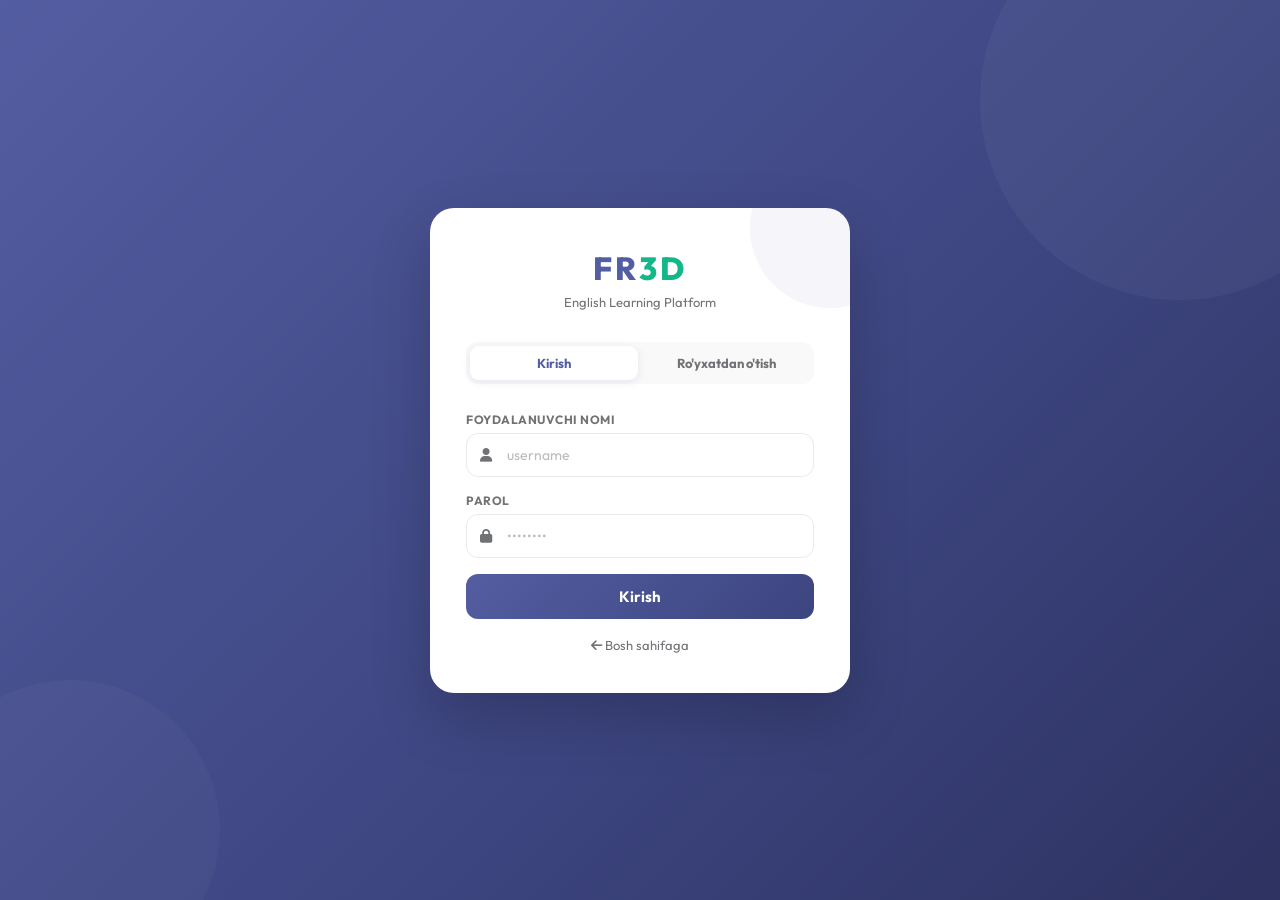
<file: pages/test.html>
<!DOCTYPE html>
<html lang="en">
<head>
<meta charset="UTF-8">
<meta name="viewport" content="width=device-width, initial-scale=1.0">
<title>FR3D – Test</title>
<link rel="stylesheet" href="https://cdnjs.cloudflare.com/ajax/libs/font-awesome/6.5.0/css/all.min.css">
<link href="https://fonts.googleapis.com/css2?family=Outfit:wght@400;500;600;700;800&display=swap" rel="stylesheet">
<style>
:root{--primary:#535da1;--secondary:#14B789;--bg:#f9f9f9;--dark:#000;--p:#717275;--border:#e9eaeb;--danger:#e74c3c;--warning:#ff9f43;--nav-width:240px;--radius:20px;}
*{margin:0;padding:0;box-sizing:border-box;font-family:'Outfit',sans-serif;}
body{background:var(--bg);color:var(--dark);min-height:100vh;}

/* PAGE LOADER */
.page-loader{position:fixed;inset:0;background:var(--primary);display:flex;flex-direction:column;align-items:center;justify-content:center;z-index:9999;transition:opacity .4s;}
.page-loader.hide{opacity:0;pointer-events:none;}
.loader-logo{color:#fff;font-size:36px;font-weight:800;letter-spacing:3px;margin-bottom:28px;}
.loader-logo span{color:var(--secondary);}
.loader-spinner{width:40px;height:40px;border:3px solid rgba(255,255,255,.2);border-top-color:#fff;border-radius:50%;animation:spin .7s linear infinite;}
@keyframes spin{to{transform:rotate(360deg);}}

/* SIDEBAR */
.sidebar{display:none;}
@media(min-width:768px){
  .sidebar{display:flex;flex-direction:column;position:fixed;top:0;left:0;width:var(--nav-width);height:100vh;background:var(--primary);padding:28px 0;z-index:100;}
  .sidebar-logo{color:#fff;font-size:26px;font-weight:800;letter-spacing:2px;padding:0 28px 32px;border-bottom:1px solid rgba(255,255,255,.15);text-decoration:none;display:block;}
  .sidebar-logo span{color:var(--secondary);}
  .sidebar-nav{flex:1;padding:24px 0;display:flex;flex-direction:column;gap:4px;}
  .nav-item-side{display:flex;align-items:center;gap:14px;padding:13px 28px;color:rgba(255,255,255,.65);font-size:14px;font-weight:500;border-left:3px solid transparent;transition:all .2s;text-decoration:none;}
  .nav-item-side i{font-size:17px;width:20px;text-align:center;}
  .nav-item-side:hover{background:rgba(255,255,255,.08);color:#fff;}
  .nav-item-side.active{background:rgba(255,255,255,.12);color:#fff;border-left:3px solid var(--secondary);}
  .main-wrap{margin-left:var(--nav-width);}
}

/* TOPBAR */
.topbar{background:#fff;padding:0 20px;height:64px;display:flex;align-items:center;justify-content:space-between;border-bottom:1px solid var(--border);position:sticky;top:0;z-index:50;gap:12px;}
.topbar-logo{color:var(--primary);font-weight:800;font-size:22px;letter-spacing:2px;text-decoration:none;}
.topbar-logo span{color:var(--secondary);}
@media(min-width:768px){.topbar-logo{display:none;}}
.topbar-title{font-size:15px;font-weight:700;display:none;overflow:hidden;text-overflow:ellipsis;white-space:nowrap;max-width:300px;}
@media(min-width:768px){.topbar-title{display:block;}}
.topbar-actions{display:flex;align-items:center;gap:6px;flex-shrink:0;}
.action-btn{width:38px;height:38px;border-radius:50%;background:var(--bg);border:1px solid var(--border);display:flex;align-items:center;justify-content:center;cursor:pointer;color:var(--p);transition:all .2s;font-size:15px;text-decoration:none;}
.action-btn:hover{background:var(--primary);color:#fff;border-color:var(--primary);}

/* BOTTOM NAV — test paytida yashiriladi */
.bottom-nav{position:fixed;bottom:0;left:0;width:100%;background:#fff;display:flex;justify-content:space-around;padding:10px 0 14px;border-top:1px solid var(--border);z-index:100;transition:transform .3s,opacity .3s;}
.bottom-nav.hidden{transform:translateY(100%);opacity:0;pointer-events:none;}
@media(min-width:768px){.bottom-nav{display:none!important;}}
.nav-item{display:flex;flex-direction:column;align-items:center;gap:4px;font-size:10px;font-weight:600;color:var(--p);padding:6px 18px;border-radius:12px;transition:all .2s;text-decoration:none;}
.nav-item i{font-size:20px;}
.nav-item.active{color:var(--primary);background:rgba(83,93,161,.08);}

/* PAGE */
.test-page{padding:24px 16px 40px;max-width:720px;}
@media(min-width:768px){.test-page{padding:28px 36px 60px;}}

/* ══════════════════════════════════
   QUIZ TOPBAR:  (1)(2)(3)     ⏱09:45
══════════════════════════════════ */
.quiz-topbar{
  display:flex;
  align-items:center;
  justify-content:space-between;
  gap:10px;
  margin-bottom:20px;
}

.q-dots{
  display:flex;
  gap:6px;
  flex:1;
  overflow-x:auto;
  overflow-y:hidden;
  flex-wrap:nowrap;
  scrollbar-width:none;
}

.q-dots::-webkit-scrollbar{
  display:none;
}.q-dot{
  width:32px;height:32px;border-radius:10px;
  background:#fff;border:1.5px solid var(--border);
  display:flex;align-items:center;justify-content:center;
  font-size:11px;font-weight:700;color:var(--p);
  cursor:pointer;transition:all .2s;flex-shrink:0;
}
.q-dot:hover{border-color:var(--primary);color:var(--primary);}
.q-dot.answered{background:rgba(83,93,161,.1);border-color:var(--primary);color:var(--primary);}
.q-dot.current{background:var(--primary);border-color:var(--primary);color:#fff;}

/* Timer — top right */
.timer-pill{
  display:flex;align-items:center;gap:6px;
  background:#fff;border:1.5px solid var(--border);
  border-radius:12px;padding:8px 14px;
  flex-shrink:0;transition:all .3s;
}
.timer-pill.warn{background:rgba(255,159,67,.1);border-color:var(--warning);}
.timer-pill.danger{background:rgba(231,76,60,.1);border-color:var(--danger);animation:pulse-b 1s ease infinite;}
@keyframes pulse-b{0%,100%{box-shadow:0 0 0 0 rgba(231,76,60,.3)}50%{box-shadow:0 0 0 5px rgba(231,76,60,0)}}
.timer-pill i{font-size:13px;color:var(--p);}
.timer-pill.warn i{color:var(--warning);}
.timer-pill.danger i{color:var(--danger);}
.timer-val{font-size:17px;font-weight:800;letter-spacing:1px;font-variant-numeric:tabular-nums;color:var(--dark);}
.timer-pill.warn .timer-val{color:var(--warning);}
.timer-pill.danger .timer-val{color:var(--danger);}

/* QUESTION SLIDE */
.question-slide{display:none;animation:slideIn .3s cubic-bezier(.4,0,.2,1);}
.question-slide.active{display:block;}
@keyframes slideIn{from{opacity:0;transform:translateX(26px)}to{opacity:1;transform:translateX(0)}}

.question-card{background:#fff;border:1px solid var(--border);border-radius:var(--radius);padding:24px 20px 22px;}
@media(min-width:480px){.question-card{padding:30px 26px 24px;}}
.q-label{font-size:11px;font-weight:700;color:var(--secondary);text-transform:uppercase;letter-spacing:1px;margin-bottom:12px;}
.q-text{font-size:16px;font-weight:700;line-height:1.55;margin-bottom:22px;}
@media(min-width:480px){.q-text{font-size:18px;}}

.answers-grid{display:flex;flex-direction:column;gap:10px;}
.answer-btn{
  display:flex;align-items:center;gap:13px;
  padding:13px 16px;
  background:var(--bg);border:2px solid var(--border);border-radius:14px;
  cursor:pointer;text-align:left;width:100%;
  font-family:'Outfit',sans-serif;transition:all .2s;
}
.answer-btn:hover{border-color:var(--primary);background:rgba(83,93,161,.04);}
.answer-btn.selected{border-color:var(--primary);background:rgba(83,93,161,.08);}
.ans-letter{
  width:30px;height:30px;border-radius:9px;
  background:#fff;border:1.5px solid var(--border);
  display:flex;align-items:center;justify-content:center;
  font-size:12px;font-weight:700;color:var(--p);flex-shrink:0;transition:all .2s;
}
.answer-btn.selected .ans-letter{background:var(--primary);border-color:var(--primary);color:#fff;}
.ans-text{font-size:14px;font-weight:500;}

/* NAV BUTTONS */
.question-nav{display:flex;justify-content:space-between;align-items:center;margin-top:16px;gap:10px;}
.nav-btn{padding:12px 24px;border-radius:12px;border:none;font-size:14px;font-weight:700;cursor:pointer;font-family:'Outfit',sans-serif;transition:all .2s;display:flex;align-items:center;gap:8px;}
.btn-prev{background:#fff;border:1.5px solid var(--border)!important;color:var(--p);}
.btn-prev:disabled{opacity:.35;cursor:not-allowed;}
.btn-next{background:var(--primary);color:#fff;}
.btn-next:hover{background:#464f8e;}
.btn-submit-final{background:var(--secondary);color:#fff;}
.btn-submit-final:hover{background:#11966e;}

/* MODAL */
.modal-overlay{position:fixed;inset:0;background:rgba(0,0,0,.45);display:flex;align-items:center;justify-content:center;z-index:999;opacity:0;pointer-events:none;transition:opacity .25s;}
.modal-overlay.show{opacity:1;pointer-events:all;}
.modal{background:#fff;border-radius:var(--radius);padding:32px 28px;width:90%;max-width:370px;text-align:center;transform:scale(.9);transition:transform .25s;box-shadow:0 20px 60px rgba(0,0,0,.2);}
.modal-overlay.show .modal{transform:scale(1);}
.modal-icon{width:64px;height:64px;border-radius:50%;display:flex;align-items:center;justify-content:center;margin:0 auto 16px;font-size:26px;background:rgba(255,159,67,.1);color:var(--warning);}
.modal h3{font-size:18px;font-weight:800;margin-bottom:8px;}
.modal p{font-size:13px;color:var(--p);margin-bottom:24px;line-height:1.6;}
.modal-btns{display:flex;gap:10px;}
.modal-btns button{flex:1;padding:12px;border-radius:12px;border:none;font-size:14px;font-weight:700;cursor:pointer;font-family:'Outfit',sans-serif;transition:all .2s;}
.btn-cancel-m{background:var(--bg);border:1.5px solid var(--border)!important;color:var(--p);}
.btn-confirm{background:var(--secondary);color:#fff;}
.btn-confirm:hover{background:#11966e;}

/* RESULT */
.result-screen{display:none;}
.result-screen.show{display:block;animation:fadeUp .45s cubic-bezier(.4,0,.2,1);}
@keyframes fadeUp{from{opacity:0;transform:translateY(20px)}to{opacity:1;transform:translateY(0)}}
.result-hero{background:linear-gradient(135deg,var(--primary),#6b77c4);border-radius:var(--radius);padding:38px 24px;text-align:center;color:#fff;margin-bottom:16px;position:relative;overflow:hidden;}
.result-hero::before{content:'';position:absolute;top:-40px;right:-40px;width:150px;height:150px;background:rgba(255,255,255,.06);border-radius:50%;}
.result-hero::after{content:'';position:absolute;bottom:-50px;left:-30px;width:180px;height:180px;background:rgba(255,255,255,.04);border-radius:50%;}
.r-emoji{font-size:52px;display:block;margin-bottom:10px;position:relative;z-index:1;}
.r-score{font-size:60px;font-weight:800;line-height:1;position:relative;z-index:1;}
.r-score span{font-size:22px;opacity:.75;font-weight:500;}
.r-label{font-size:13px;opacity:.8;margin-top:4px;position:relative;z-index:1;}
.r-grade{display:inline-block;background:rgba(255,255,255,.15);border:1px solid rgba(255,255,255,.25);border-radius:20px;padding:5px 16px;font-size:13px;font-weight:700;margin-top:12px;position:relative;z-index:1;}
.result-stats{display:grid;grid-template-columns:1fr 1fr;gap:10px;margin-bottom:16px;}
.r-stat{background:#fff;border:1px solid var(--border);border-radius:16px;padding:16px;text-align:center;}
.r-stat-icon{width:38px;height:38px;border-radius:11px;display:flex;align-items:center;justify-content:center;font-size:15px;margin:0 auto 8px;}
.s-correct .r-stat-icon{background:rgba(20,183,137,.1);color:var(--secondary);}
.s-wrong   .r-stat-icon{background:rgba(231,76,60,.1);color:var(--danger);}
.s-time    .r-stat-icon{background:rgba(83,93,161,.1);color:var(--primary);}
.s-pct     .r-stat-icon{background:rgba(255,159,67,.1);color:var(--warning);}
.r-stat-num{font-size:24px;font-weight:800;}
.r-stat-lbl{font-size:11px;color:var(--p);margin-top:2px;font-weight:600;}
.result-detail{background:#fff;border:1px solid var(--border);border-radius:var(--radius);overflow:hidden;margin-bottom:16px;}
.result-detail-title{padding:14px 18px;font-size:13px;font-weight:700;border-bottom:1px solid var(--border);display:flex;align-items:center;gap:8px;}
.rd-q-item{padding:14px 18px;border-bottom:1px solid var(--border);}
.rd-q-item:last-child{border-bottom:none;}
.rd-q-text{font-size:12px;font-weight:700;margin-bottom:8px;display:flex;align-items:flex-start;justify-content:space-between;gap:8px;}
.rd-a-row{display:flex;align-items:center;gap:8px;padding:7px 10px;border-radius:9px;margin-bottom:3px;font-size:12px;font-weight:500;}
.rd-a-row.chosen{background:rgba(83,93,161,.08);border:1.5px solid rgba(83,93,161,.2);color:var(--primary);}
.rd-a-row.other{opacity:.45;}
.result-actions{display:flex;gap:10px;flex-wrap:wrap;padding-bottom:80px;}
@media(min-width:768px){.result-actions{padding-bottom:0;}}
.result-actions button{flex:1;min-width:130px;padding:13px 18px;border-radius:14px;border:none;font-size:14px;font-weight:700;cursor:pointer;font-family:'Outfit',sans-serif;display:flex;align-items:center;justify-content:center;gap:8px;transition:all .2s;}
.btn-retry{background:#fff;border:1.5px solid var(--border)!important;color:var(--dark);}
.btn-retry:hover{background:var(--bg);}
.btn-menu-go{background:var(--primary);color:#fff;}
.btn-menu-go:hover{background:#464f8e;}

/* SKELETON */
.skel-card{background:#fff;border:1px solid var(--border);border-radius:var(--radius);padding:24px;}
.skel-line{height:12px;background:#eee;border-radius:6px;margin-bottom:10px;}
.skel-ans{height:50px;background:#eee;border-radius:13px;margin-bottom:9px;}
@keyframes shimmer{0%,100%{opacity:1}50%{opacity:.4}}
.shimmer{animation:shimmer 1.2s ease infinite;}
.center-state{display:flex;flex-direction:column;align-items:center;justify-content:center;min-height:280px;text-align:center;color:var(--p);gap:14px;}
.center-state i{font-size:40px;opacity:.3;}
.retry-state-btn{padding:10px 24px;background:var(--primary);color:#fff;border:none;border-radius:12px;font-size:13px;font-weight:700;cursor:pointer;font-family:'Outfit',sans-serif;}

/* DARK */
body.dark{background:#0f0f14;color:#fff;--bg:#1a1a24;--border:#2a2a38;--dark:#fff;--p:#8888aa;}
body.dark .topbar,body.dark .question-card,body.dark .r-stat,body.dark .result-detail,body.dark .modal,body.dark .bottom-nav,body.dark .timer-pill,body.dark .q-dot{background:#1a1a24;border-color:#2a2a38;}
body.dark .answer-btn{background:#111118;border-color:#2a2a38;}
body.dark .answer-btn.selected{background:rgba(83,93,161,.15);border-color:var(--primary);}
body.dark .ans-letter{background:#1a1a24;border-color:#2a2a38;}
body.dark .sidebar{background:#12121c;}
body.dark .btn-prev{background:#111118;border-color:#2a2a38!important;color:#8888aa;}
body.dark .btn-cancel-m{background:#111118;border-color:#2a2a38!important;color:#8888aa;}
body.dark .btn-retry{background:#111118;border-color:#2a2a38!important;color:#fff;}
body.dark .action-btn{background:#111118;border-color:#2a2a38;color:#8888aa;}
body.dark .skel-line,body.dark .skel-ans{background:#2a2a38;}

/* RESULT RESPONSIVE FIX */
@media(max-width:480px){

.result-hero{
  padding:26px 16px;
}

.r-emoji{
  font-size:42px;
}

.r-score{
  font-size:42px;
}

.r-score span{
  font-size:16px;
}

.r-grade{
  font-size:12px;
  padding:4px 12px;
}

}
</style>
</head>
<body>

<div class="page-loader" id="pageLoader">
  <div class="loader-logo">FR<span>3D</span></div>
  <div class="loader-spinner"></div>
</div>

<div class="modal-overlay" id="submitModal">
  <div class="modal">
    <div class="modal-icon"><i class="fa fa-paper-plane"></i></div>
    <h3>Testni tugatish</h3>
    <p id="submitModalText">Topshirmoqchimisiz?</p>
    <div class="modal-btns">
      <button class="btn-cancel-m" onclick="closeModal()">Davom etish</button>
      <button class="btn-confirm"  onclick="doSubmit()">Topshirish</button>
    </div>
  </div>
</div>

<aside class="sidebar">
  <a href="dashboard.html" class="sidebar-logo">FR<span>3D</span></a>
  <nav class="sidebar-nav">
    <a href="dashboard.html" class="nav-item-side"><i class="fa fa-table-cells"></i> Dashboard</a>
    <a href="menu.html"      class="nav-item-side active"><i class="fa fa-layer-group"></i> Menu</a>
    <a href="profile.html"   class="nav-item-side"><i class="fa fa-user"></i> Profile</a>
    <a href="settings.html"  class="nav-item-side"><i class="fa fa-gear"></i> Settings</a>
  </nav>
</aside>

<div class="main-wrap">
  <div class="topbar">
    <a href="menu.html" class="topbar-logo">FR<span>3D</span></a>
    <div class="topbar-title" id="topbarTitle">Test yuklanmoqda...</div>
    <div class="topbar-actions">
      <div class="action-btn" onclick="toggleDark()"><i class="fa fa-moon" id="darkIcon"></i></div>
      <a href="menu.html" class="action-btn"><i class="fa fa-arrow-left"></i></a>
    </div>
  </div>

  <div class="test-page">

    <!-- LOADING -->
    <div id="loadingState">
      <div class="quiz-topbar" style="margin-bottom:20px;">
        <div style="display:flex;gap:6px;">
          <div style="width:32px;height:32px;border-radius:10px;background:#eee;" class="shimmer"></div>
          <div style="width:32px;height:32px;border-radius:10px;background:#eee;" class="shimmer"></div>
          <div style="width:32px;height:32px;border-radius:10px;background:#eee;" class="shimmer"></div>
          <div style="width:32px;height:32px;border-radius:10px;background:#eee;" class="shimmer"></div>
          <div style="width:32px;height:32px;border-radius:10px;background:#eee;" class="shimmer"></div>
        </div>
        <div style="width:90px;height:36px;border-radius:12px;background:#eee;" class="shimmer"></div>
      </div>
      <div class="skel-card shimmer">
        <div class="skel-line" style="width:30%;height:8px;"></div>
        <div class="skel-line" style="width:80%;height:15px;margin-top:14px;"></div>
        <div class="skel-line" style="width:60%;height:15px;"></div>
        <div style="margin-top:22px;">
          <div class="skel-ans"></div><div class="skel-ans"></div>
          <div class="skel-ans"></div><div class="skel-ans"></div>
        </div>
      </div>
    </div>

    <!-- ERROR -->
    <div id="errorState" style="display:none;">
      <div class="center-state">
        <i class="fa fa-triangle-exclamation"></i>
        <p id="errorMsg">Test yuklab bo'lmadi</p>
        <button class="retry-state-btn" onclick="loadTest()"><i class="fa fa-rotate-right"></i> Qayta urinish</button>
      </div>
    </div>

    <!-- TEST -->
    <div id="testContent" style="display:none;">

      <!-- (1)(2)(3)              ⏱ 09:45 -->
      <div class="quiz-topbar">
        <div class="q-dots" id="qDots"></div>
        <div class="timer-pill" id="timerPill">
          <i class="fa fa-clock"></i>
          <span class="timer-val" id="timerVal">10:00</span>
        </div>
      </div>

      <div id="questionSlides"></div>

      <div class="question-nav">
        <button class="nav-btn btn-prev" id="btnPrev" onclick="prevQ()" disabled>
          <i class="fa fa-arrow-left"></i> Orqaga
        </button>
        <button class="nav-btn btn-next" id="btnNext" onclick="nextQ()">
          Keyingi <i class="fa fa-arrow-right"></i>
        </button>
      </div>
    </div>

    <!-- RESULT -->
    <div class="result-screen" id="resultScreen">
      <div class="result-hero">
        <span class="r-emoji" id="rEmoji">🎉</span>
        <div class="r-score" id="rScore">0<span>/5</span></div>
        <div class="r-label">to'g'ri javob</div>
        <div class="r-grade" id="rGrade">A</div>
      </div>
      <div class="result-stats">
        <div class="r-stat s-correct"><div class="r-stat-icon"><i class="fa fa-check"></i></div><div class="r-stat-num" id="sCorrect">0</div><div class="r-stat-lbl">To'g'ri</div></div>
        <div class="r-stat s-wrong"><div class="r-stat-icon"><i class="fa fa-xmark"></i></div><div class="r-stat-num" id="sWrong">0</div><div class="r-stat-lbl">Noto'g'ri</div></div>
        <div class="r-stat s-time"><div class="r-stat-icon"><i class="fa fa-clock"></i></div><div class="r-stat-num" id="sTime">0:00</div><div class="r-stat-lbl">Vaqt</div></div>
        <div class="r-stat s-pct"><div class="r-stat-icon"><i class="fa fa-percent"></i></div><div class="r-stat-num" id="sPct">0%</div><div class="r-stat-lbl">Foiz</div></div>
      </div>
      <div class="result-detail">
        <div class="result-detail-title"><i class="fa fa-list-check" style="color:var(--secondary)"></i> Batafsil natija</div>
        <div id="detailList"></div>
      </div>
      <div class="result-actions">
        <button class="btn-retry"   onclick="retryTest()"><i class="fa fa-rotate-right"></i> Qayta yechish</button>
        <button class="btn-menu-go" onclick="goMenu()"><i class="fa fa-layer-group"></i> Menuga</button>
      </div>
    </div>

  </div>
</div>

<!-- BOTTOM NAV — test paytida yashiriladi -->
<nav class="bottom-nav" id="bottomNav">
  <a href="dashboard.html" class="nav-item"><i class="fa fa-table-cells"></i>Dashboard</a>
  <a href="menu.html"      class="nav-item active"><i class="fa fa-layer-group"></i>Menu</a>
  <a href="profile.html"   class="nav-item"><i class="fa fa-user"></i>Profile</a>
  <a href="settings.html"  class="nav-item"><i class="fa fa-gear"></i>Settings</a>
</nav>

<script>
var API_BASE="https://fr3dbg-production.up.railway.app";
var LETTERS=['A','B','C','D','E'];
var testId=null,testData=null,currentQ=0,userAnswers={},timerInt=null,elapsed=0,totalSec=0,finished=false;

async function apiFetch(path,opts){
  var h={"Content-Type":"application/json"};
  var t=localStorage.getItem("token");
  if(t) h["Authorization"]="Bearer "+t;
  var r=await fetch(API_BASE+path,Object.assign({headers:h},opts||{}));
  if(r.status===401){localStorage.clear();location.href="../auth/login.html";return null;}
  if(!r.ok) throw new Error((await r.text())||"Xatolik "+r.status);
  return r.json();
}

(function(){
  if(!localStorage.getItem("token")){location.href="../auth/login.html";return;}
  testId=new URLSearchParams(location.search).get("id");
  if(!testId){showError("Test ID topilmadi");return;}
  loadTest();
})();

async function loadTest(){
  show("loadingState");hide("errorState");hide("testContent");hideResult();
  // Test boshlanganda bottom nav yashir
  g("bottomNav").classList.add("hidden");
  try{
    var d=await apiFetch("/api/tests/"+testId);
    if(!d) return;
    testData=d;userAnswers={};currentQ=0;finished=false;
    g("topbarTitle").textContent=d.name||"Test";
    totalSec=(d.time||10)*60;elapsed=0;
    renderDots();renderQuestions();showQ(0);startTimer();
    hide("loadingState");show("testContent");
  }catch(e){
    g("bottomNav").classList.remove("hidden"); // xatolikda qaytaramiz
    showError("Test yuklab bo'lmadi: "+e.message);
  }
}

function renderDots(){
  var qs=testData.questions||[];
  g("qDots").innerHTML=qs.map(function(q,i){
    return '<div class="q-dot" id="dot-'+i+'" onclick="goToQ('+i+')">'+(i+1)+'</div>';
  }).join('');
}

function renderQuestions(){
  var qs=testData.questions||[];
  g("questionSlides").innerHTML=qs.map(function(q,qi){
    var aH=(q.answers||[]).map(function(a,ai){
      return '<button class="answer-btn" id="ans-'+q.id+'-'+a.id+'" onclick="pick('+q.id+','+a.id+','+qi+')">'+
        '<div class="ans-letter">'+(LETTERS[ai]||ai+1)+'</div>'+
        '<div class="ans-text">'+esc(a.text||a.answerText||'')+'</div></button>';
    }).join('');
    return '<div class="question-slide" id="slide-'+qi+'">'+
      '<div class="question-card">'+
        '<div class="q-label">Savol '+(qi+1)+' / '+qs.length+'</div>'+
        '<div class="q-text">'+esc(q.question||q.questionText||'')+'</div>'+
        '<div class="answers-grid">'+aH+'</div>'+
      '</div></div>';
  }).join('');
}

function showQ(i){
  var qs=testData.questions||[];
  if(i<0||i>=qs.length) return;
  document.querySelectorAll(".question-slide").forEach(function(s){s.classList.remove("active");});
  var s=g("slide-"+i);if(s) s.classList.add("active");
  currentQ=i;updateDots();updateNavBtns();
}

function updateDots(){
  var qs=testData.questions||[];
  qs.forEach(function(q,i){
    var d=g("dot-"+i);if(!d) return;
    d.className="q-dot";
    if(userAnswers[q.id]!==undefined) d.classList.add("answered");
    if(i===currentQ) d.classList.add("current");
  });
}

function updateNavBtns(){
  var qs=testData.questions||[];
  g("btnPrev").disabled=(currentQ===0);
  var nb=g("btnNext");
  if(currentQ===qs.length-1){
    nb.innerHTML='<i class="fa fa-paper-plane"></i> Topshirish';
    nb.className="nav-btn btn-submit-final";nb.onclick=openModal;
  } else {
    nb.innerHTML='Keyingi <i class="fa fa-arrow-right"></i>';
    nb.className="nav-btn btn-next";nb.onclick=nextQ;
  }
}

function pick(qId,aId,qi){
  if(finished) return;
  var qs=testData.questions||[];
  ((qs[qi]&&qs[qi].answers)||[]).forEach(function(a){
    var b=g("ans-"+qId+"-"+a.id);if(b) b.classList.remove("selected");
  });
  var ch=g("ans-"+qId+"-"+aId);if(ch) ch.classList.add("selected");
  userAnswers[qId]=aId;updateDots();
}

function nextQ(){var qs=testData.questions||[];if(currentQ<qs.length-1) showQ(currentQ+1);}
function prevQ(){if(currentQ>0) showQ(currentQ-1);}
function goToQ(i){showQ(i);}

function startTimer(){
  clearInterval(timerInt);elapsed=0;renderTimer();
  timerInt=setInterval(function(){
    elapsed++;var rem=totalSec-elapsed;
    renderTimer();
    var p=g("timerPill");p.className="timer-pill";
    if(rem<=0){clearInterval(timerInt);doSubmit();return;}
    if(rem<=60) p.classList.add("danger");
    else if(rem<=120) p.classList.add("warn");
  },1000);
}
function renderTimer(){
  var rem=Math.max(0,totalSec-elapsed);
  g("timerVal").textContent=pad(Math.floor(rem/60))+":"+pad(rem%60);
}

function openModal(){
  var qs=testData.questions||[];
  var una=qs.length-Object.keys(userAnswers).length;
  g("submitModalText").textContent=una>0
    ?una+" ta savolga javob bermagansiz. Baribir topshirmoqchimisiz?"
    :"Barcha "+qs.length+" ta savolga javob berdingiz. Topshirasizmi?";
  g("submitModal").classList.add("show");
}
function closeModal(){g("submitModal").classList.remove("show");}

async function doSubmit(){
  closeModal();if(finished) return;
  finished=true;clearInterval(timerInt);
  var answers=Object.keys(userAnswers).map(function(qId){
    return{questionId:parseInt(qId),answerId:userAnswers[qId]};
  });
  try{
    var res=await apiFetch("/api/tests/"+testId+"/submit",{method:"POST",body:JSON.stringify({answers:answers,timeSpent:elapsed})});
    if(!res) return;showResult(res);
  }catch(e){
    var qs=testData.questions||[];
    showResult({score:answers.length,total:qs.length,percentage:Math.round(answers.length/qs.length*100),timeSpent:elapsed});
  }
}

function showResult(r){
  hide("testContent");
  // Natija ekranida bottom nav qaytadi
  g("bottomNav").classList.remove("hidden");
  var rs=g("resultScreen");rs.style.display="block";
  setTimeout(function(){rs.classList.add("show");},10);
  var score=r.score||0,total=r.total||(testData.questions?testData.questions.length:0);
  var pct=r.percentage||Math.round(score/total*100)||0,time=r.timeSpent||elapsed;
  var emoji,grade;
  if(pct>=90){emoji="🏆";grade="A+";}else if(pct>=75){emoji="🎉";grade="A";}
  else if(pct>=60){emoji="👍";grade="B";}else if(pct>=45){emoji="😊";grade="C";}
  else{emoji="💪";grade="D";}
  g("rEmoji").textContent=emoji;
  g("rScore").innerHTML=score+'<span>/'+total+'</span>';
  g("rGrade").textContent=grade;
  g("sCorrect").textContent=score;g("sWrong").textContent=total-score;
  g("sPct").textContent=pct+"%";g("sTime").textContent=fmtT(time);
  buildDetail();
}

function buildDetail(){
  var qs=testData.questions||[];
  g("detailList").innerHTML=qs.map(function(q,qi){
    var chosen=userAnswers[q.id];
    var badge=chosen!==undefined
      ?'<span style="font-size:10px;background:rgba(83,93,161,.1);color:var(--primary);padding:2px 8px;border-radius:10px;font-weight:700;white-space:nowrap;">Javob berildi</span>'
      :'<span style="font-size:10px;background:rgba(231,76,60,.1);color:var(--danger);padding:2px 8px;border-radius:10px;font-weight:700;white-space:nowrap;">O\'tkazildi</span>';
    var aH=(q.answers||[]).map(function(a,ai){
      var isCh=(a.id===chosen);
      return '<div class="rd-a-row '+(isCh?"chosen":"other")+'">'+
        '<i class="fa '+(isCh?"fa-circle-dot":"fa-circle")+'" style="font-size:10px;'+(isCh?"color:var(--primary)":"")+';flex-shrink:0"></i>'+
        ' '+LETTERS[ai]+'. '+esc(a.text||a.answerText||'')+
      '</div>';
    }).join('');
    return '<div class="rd-q-item"><div class="rd-q-text"><span>'+(qi+1)+'. '+esc(q.question||q.questionText||'')+'</span>'+badge+'</div>'+aH+'</div>';
  }).join('');
}

function hideResult(){
  var rs=g("resultScreen");rs.classList.remove("show");rs.style.display="none";
}
function retryTest(){
  hideResult();
  g("bottomNav").classList.add("hidden");
  loadTest();
}
function goMenu(){location.href="menu.html";}

function g(id){return document.getElementById(id);}
function show(id){g(id).style.display="block";}
function hide(id){g(id).style.display="none";}
function pad(n){return String(n).padStart(2,"0");}
function fmtT(s){return Math.floor(s/60)+":"+pad(s%60);}
function esc(s){return String(s).replace(/&/g,"&amp;").replace(/</g,"&lt;").replace(/>/g,"&gt;").replace(/"/g,"&quot;");}
function showError(msg){g("errorMsg").textContent=msg;hide("loadingState");hide("testContent");hideResult();show("errorState");}

window.addEventListener("load",function(){setTimeout(function(){g("pageLoader").classList.add("hide");},700);});
function toggleDark(){document.body.classList.toggle("dark");g("darkIcon").className=document.body.classList.contains("dark")?"fa fa-sun":"fa fa-moon";}
window.addEventListener("beforeunload",function(e){if(!finished&&testData&&Object.keys(userAnswers).length>0){e.preventDefault();e.returnValue="";}});
</script>
</body>
</html>
</file>
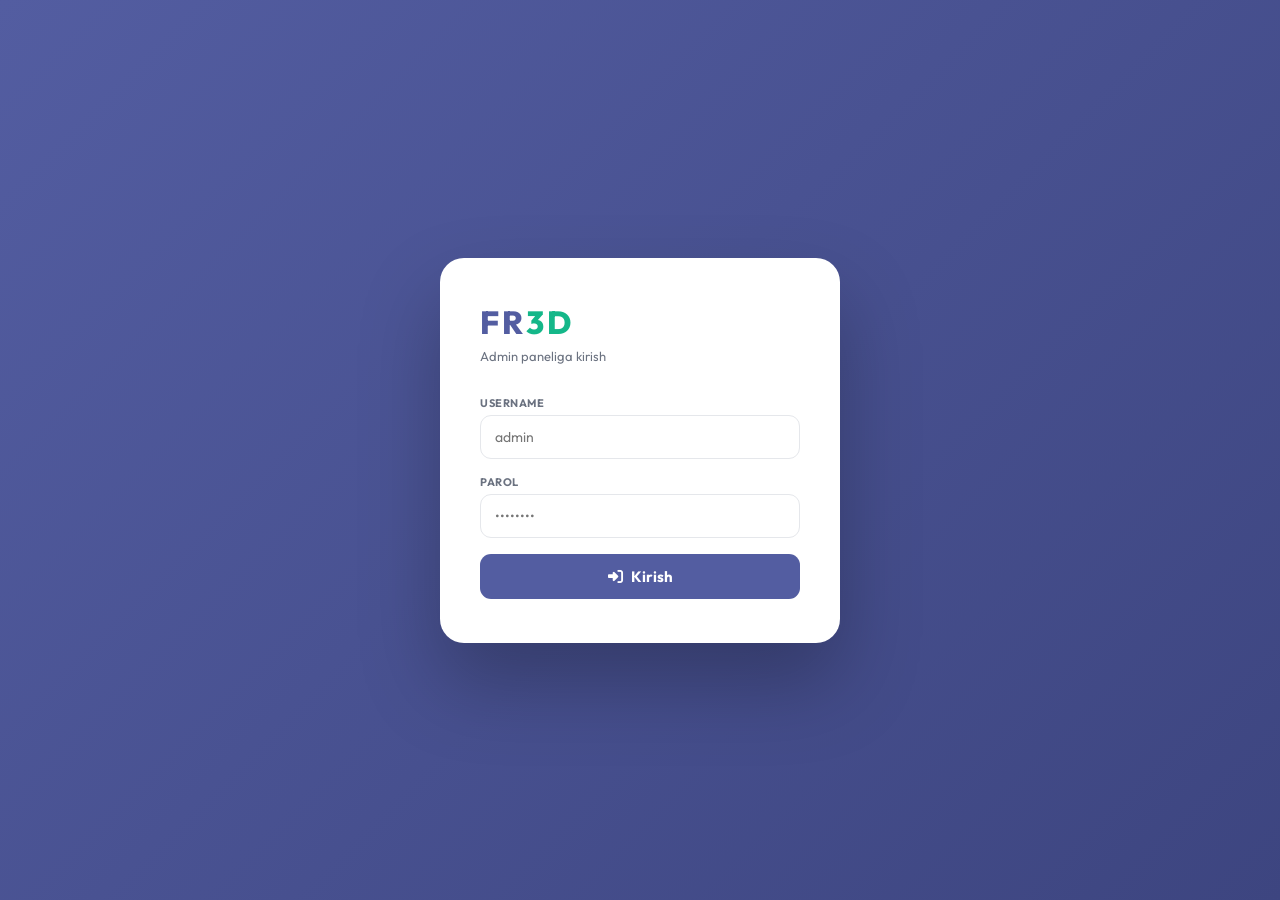
<file: pages/admin/admin.html>
<!DOCTYPE html>
<html lang="en">
<head>
<meta charset="UTF-8">
<meta name="viewport" content="width=device-width, initial-scale=1.0">
<title>FR3D – Admin Panel</title>
<link rel="stylesheet" href="https://cdnjs.cloudflare.com/ajax/libs/font-awesome/6.5.0/css/all.min.css">
<link href="https://fonts.googleapis.com/css2?family=Outfit:wght@400;500;600;700;800&display=swap" rel="stylesheet">
<style>
:root{
  --primary:#535da1;--secondary:#14B789;--danger:#e74c3c;--warning:#ff9f43;
  --bg:#f4f5fb;--card:#fff;--dark:#111;--p:#6b7280;--border:#e5e7eb;
  --sidebar-w:260px;--radius:16px;
}
*{margin:0;padding:0;box-sizing:border-box;font-family:'Outfit',sans-serif;}
body{background:var(--bg);color:var(--dark);min-height:100vh;display:flex;}

/* LOGIN */
#loginScreen{position:fixed;inset:0;background:linear-gradient(135deg,var(--primary),#3d4580);display:flex;align-items:center;justify-content:center;z-index:9999;transition:opacity .4s;}
#loginScreen.hide{opacity:0;pointer-events:none;}
.login-box{background:#fff;border-radius:24px;padding:44px 40px;width:90%;max-width:400px;box-shadow:0 40px 80px rgba(0,0,0,.25);}
.login-logo{font-size:32px;font-weight:800;letter-spacing:3px;color:var(--primary);margin-bottom:6px;}
.login-logo span{color:var(--secondary);}
.login-sub{font-size:13px;color:var(--p);margin-bottom:32px;}
.field{margin-bottom:16px;}
.field label{display:block;font-size:11px;font-weight:700;color:var(--p);margin-bottom:5px;text-transform:uppercase;letter-spacing:.5px;}
.field input{width:100%;padding:12px 14px;border:1.5px solid var(--border);border-radius:11px;font-size:14px;font-family:'Outfit',sans-serif;outline:none;transition:border .2s;}
.field input:focus{border-color:var(--primary);}
.login-err{background:rgba(231,76,60,.08);border:1px solid rgba(231,76,60,.2);color:var(--danger);font-size:13px;padding:10px 14px;border-radius:10px;margin-bottom:14px;display:none;}
.login-btn{width:100%;padding:13px;background:var(--primary);color:#fff;border:none;border-radius:11px;font-size:15px;font-weight:700;cursor:pointer;font-family:'Outfit',sans-serif;transition:background .2s;display:flex;align-items:center;justify-content:center;gap:8px;}
.login-btn:hover{background:#464f8e;}

/* SIDEBAR */
.sidebar{width:var(--sidebar-w);background:var(--primary);min-height:100vh;display:flex;flex-direction:column;flex-shrink:0;position:fixed;left:0;top:0;height:100%;z-index:100;}
.sidebar-logo{padding:26px 24px 22px;border-bottom:1px solid rgba(255,255,255,.12);}
.sidebar-logo-text{font-size:26px;font-weight:800;letter-spacing:2px;color:#fff;}
.sidebar-logo-text span{color:var(--secondary);}
.sidebar-badge{font-size:10px;background:var(--secondary);color:#fff;border-radius:6px;padding:2px 7px;font-weight:700;letter-spacing:.5px;margin-left:8px;vertical-align:middle;}
.sidebar-nav{flex:1;padding:16px 0;display:flex;flex-direction:column;gap:2px;}
.sn-item{display:flex;align-items:center;gap:12px;padding:12px 24px;color:rgba(255,255,255,.6);font-size:14px;font-weight:500;border-left:3px solid transparent;cursor:pointer;transition:all .2s;user-select:none;}
.sn-item i{font-size:16px;width:20px;text-align:center;}
.sn-item:hover{background:rgba(255,255,255,.07);color:#fff;}
.sn-item.active{background:rgba(255,255,255,.12);color:#fff;border-left-color:var(--secondary);}
.sidebar-footer{padding:18px 24px;border-top:1px solid rgba(255,255,255,.12);}
.admin-info{display:flex;align-items:center;gap:10px;margin-bottom:12px;}
.admin-avatar{width:36px;height:36px;border-radius:10px;background:rgba(255,255,255,.15);display:flex;align-items:center;justify-content:center;font-size:15px;color:#fff;font-weight:700;flex-shrink:0;}
.admin-name{font-size:13px;font-weight:700;color:#fff;}
.admin-role{font-size:11px;color:rgba(255,255,255,.45);margin-top:1px;}
.logout-btn{width:100%;padding:10px;background:rgba(255,255,255,.08);border:1px solid rgba(255,255,255,.12);border-radius:10px;color:rgba(255,255,255,.7);font-size:13px;font-weight:600;cursor:pointer;font-family:'Outfit',sans-serif;display:flex;align-items:center;justify-content:center;gap:8px;transition:all .2s;}
.logout-btn:hover{background:rgba(231,76,60,.2);border-color:rgba(231,76,60,.3);color:#fff;}

/* MAIN */
.main{margin-left:var(--sidebar-w);flex:1;display:flex;flex-direction:column;}
.topbar{background:#fff;border-bottom:1px solid var(--border);padding:0 28px;height:64px;display:flex;align-items:center;justify-content:space-between;position:sticky;top:0;z-index:50;}
.topbar-title{font-size:16px;font-weight:800;}
.tb-badge{font-size:12px;background:rgba(83,93,161,.1);color:var(--primary);padding:5px 12px;border-radius:20px;font-weight:700;}
.content{padding:28px;max-width:1080px;}

/* STAT CARDS */
.stat-grid{display:grid;grid-template-columns:repeat(auto-fit,minmax(180px,1fr));gap:14px;margin-bottom:28px;}
.stat-card{background:#fff;border:1px solid var(--border);border-radius:var(--radius);padding:20px;display:flex;align-items:center;gap:16px;}
.stat-icon{width:48px;height:48px;border-radius:14px;display:flex;align-items:center;justify-content:center;font-size:20px;flex-shrink:0;}
.si-l{background:rgba(83,93,161,.1);color:var(--primary);}
.si-t{background:rgba(20,183,137,.1);color:var(--secondary);}
.si-q{background:rgba(255,159,67,.1);color:var(--warning);}
.si-u{background:rgba(231,76,60,.1);color:var(--danger);}
.stat-info p{font-size:26px;font-weight:800;line-height:1;}
.stat-info span{font-size:12px;color:var(--p);}

/* PANELS */
.panel{display:none;}
.panel.active{display:block;}

/* SECTION HEAD */
.sec-head{display:flex;align-items:center;justify-content:space-between;margin-bottom:18px;flex-wrap:wrap;gap:10px;}
.sec-head h2{font-size:17px;font-weight:800;}

/* BUTTONS */
.btn{padding:10px 18px;border-radius:10px;border:none;font-size:13px;font-weight:700;cursor:pointer;font-family:'Outfit',sans-serif;display:inline-flex;align-items:center;gap:7px;transition:all .2s;}
.btn-primary{background:var(--primary);color:#fff;}   .btn-primary:hover{background:#464f8e;}
.btn-green{background:var(--secondary);color:#fff;}   .btn-green:hover{background:#11966e;}
.btn-danger{background:rgba(231,76,60,.1);color:var(--danger);border:1px solid rgba(231,76,60,.2);}
.btn-danger:hover{background:var(--danger);color:#fff;}
.btn-ghost{background:#fff;border:1.5px solid var(--border)!important;color:var(--dark);}
.btn-ghost:hover{background:var(--bg);}
.btn-warn{background:rgba(255,159,67,.1);color:var(--warning);border:1px solid rgba(255,159,67,.2);}
.btn-warn:hover{background:var(--warning);color:#fff;}
.btn-teal{background:rgba(20,183,137,.1);color:var(--secondary);border:1px solid rgba(20,183,137,.2);}
.btn-teal:hover{background:var(--secondary);color:#fff;}
.btn-sm{padding:7px 13px;font-size:12px;}

/* TABLE CARD */
.card{background:#fff;border:1px solid var(--border);border-radius:var(--radius);overflow:hidden;margin-bottom:20px;}
.card-head{padding:15px 20px;border-bottom:1px solid var(--border);font-size:14px;font-weight:700;display:flex;align-items:center;justify-content:space-between;}
.card-head-left{display:flex;align-items:center;gap:8px;}
table{width:100%;border-collapse:collapse;}
th{padding:10px 16px;text-align:left;font-size:11px;font-weight:700;color:var(--p);text-transform:uppercase;letter-spacing:.5px;background:var(--bg);border-bottom:1px solid var(--border);}
td{padding:12px 16px;font-size:13px;border-bottom:1px solid var(--border);vertical-align:middle;}
tr:last-child td{border-bottom:none;}
tr:hover td{background:#fafbff;}
.td-actions{display:flex;gap:6px;flex-wrap:wrap;}
.badge{display:inline-block;padding:3px 10px;border-radius:20px;font-size:11px;font-weight:700;}
.b-blue{background:rgba(83,93,161,.1);color:var(--primary);}
.b-green{background:rgba(20,183,137,.1);color:var(--secondary);}
.b-red{background:rgba(231,76,60,.1);color:var(--danger);}
.b-orange{background:rgba(255,159,67,.1);color:var(--warning);}

/* BREADCRUMB */
.breadcrumb{display:flex;align-items:center;gap:8px;font-size:13px;color:var(--p);margin-bottom:16px;flex-wrap:wrap;}
.bc-link{cursor:pointer;color:var(--primary);font-weight:600;}
.bc-link:hover{text-decoration:underline;}

/* MODAL */
.modal-overlay{position:fixed;inset:0;background:rgba(0,0,0,.4);display:flex;align-items:center;justify-content:center;z-index:900;opacity:0;pointer-events:none;transition:opacity .2s;}
.modal-overlay.show{opacity:1;pointer-events:all;}
.modal-box{background:#fff;border-radius:var(--radius);padding:28px;width:90%;max-width:480px;transform:scale(.92);transition:transform .2s;box-shadow:0 20px 60px rgba(0,0,0,.2);max-height:90vh;overflow-y:auto;}
.modal-overlay.show .modal-box{transform:scale(1);}
.modal-title{font-size:17px;font-weight:800;margin-bottom:20px;display:flex;align-items:center;justify-content:space-between;}
.x-btn{cursor:pointer;color:var(--p);font-size:18px;padding:4px;line-height:1;}
.x-btn:hover{color:var(--danger);}
.form-row{margin-bottom:14px;}
.form-row label{display:block;font-size:11px;font-weight:700;color:var(--p);margin-bottom:5px;text-transform:uppercase;letter-spacing:.4px;}
.form-row input,.form-row textarea{width:100%;padding:10px 13px;border:1.5px solid var(--border);border-radius:10px;font-size:14px;font-family:'Outfit',sans-serif;outline:none;transition:border .2s;}
.form-row input:focus,.form-row textarea:focus{border-color:var(--primary);}
.form-row textarea{resize:vertical;min-height:72px;}
.modal-actions{display:flex;gap:10px;margin-top:20px;}
.modal-actions .btn{flex:1;justify-content:center;}

/* UPLOAD */
.upload-area{border:2px dashed var(--border);border-radius:13px;padding:28px 16px;text-align:center;cursor:pointer;transition:all .2s;background:var(--bg);}
.upload-area:hover,.upload-area.dv{border-color:var(--primary);background:rgba(83,93,161,.04);}
.upload-area i{font-size:34px;color:var(--primary);opacity:.6;display:block;margin-bottom:8px;}
.upload-area .ua-title{font-size:14px;font-weight:700;}
.upload-area .ua-sub{font-size:12px;color:var(--p);margin-top:4px;}
.format-box{background:rgba(83,93,161,.06);border:1px solid rgba(83,93,161,.15);border-radius:10px;padding:14px 16px;margin-top:14px;font-size:12px;color:#444;line-height:1.8;}
.format-box code{background:rgba(83,93,161,.1);padding:1px 6px;border-radius:4px;font-family:monospace;font-size:11px;}
.prog-wrap{margin-top:12px;display:none;}
.prog-bar{height:5px;background:var(--border);border-radius:4px;overflow:hidden;margin-top:5px;}
.prog-fill{height:100%;background:linear-gradient(90deg,var(--primary),var(--secondary));border-radius:4px;width:0;transition:width .3s;}

/* QUESTIONS */
.q-item{background:#fff;border:1px solid var(--border);border-radius:12px;padding:16px 18px;margin-bottom:10px;}
.q-head{display:flex;align-items:flex-start;justify-content:space-between;gap:10px;margin-bottom:10px;}
.q-text{font-size:14px;font-weight:700;flex:1;line-height:1.5;}
.q-ans{display:flex;flex-direction:column;gap:5px;}
.q-ans-row{display:flex;align-items:center;gap:8px;padding:5px 8px;border-radius:7px;font-size:12px;font-weight:500;}
.q-ans-row.ok{background:rgba(20,183,137,.08);color:var(--secondary);font-weight:700;}
.q-ans-row.no{color:var(--p);}
.q-ans-row i{font-size:10px;flex-shrink:0;}

/* ═══════ NATIJALAR ═══════ */
.test-grid{display:grid;grid-template-columns:repeat(auto-fill,minmax(210px,1fr));gap:12px;margin-bottom:24px;}
.test-pick-card{background:#fff;border:2px solid var(--border);border-radius:14px;padding:18px 20px;cursor:pointer;transition:all .22s;}
.test-pick-card:hover{border-color:var(--primary);box-shadow:0 4px 18px rgba(83,93,161,.13);transform:translateY(-2px);}
.tpc-level{font-size:10px;font-weight:800;color:var(--primary);background:rgba(83,93,161,.1);padding:2px 9px;border-radius:20px;display:inline-block;margin-bottom:8px;letter-spacing:.4px;text-transform:uppercase;}
.tpc-name{font-size:14px;font-weight:700;margin-bottom:5px;color:var(--dark);}
.tpc-meta{font-size:11px;color:var(--p);display:flex;gap:10px;}

.res-header{display:flex;align-items:center;justify-content:space-between;margin-bottom:18px;flex-wrap:wrap;gap:10px;}
.res-header h2{font-size:17px;font-weight:800;}

.score-hi{color:var(--secondary);font-weight:800;}
.score-md{color:var(--warning);font-weight:800;}
.score-lo{color:var(--danger);font-weight:800;}

/* copy flash */
@keyframes copyFlash{0%{background:rgba(20,183,137,.15)}100%{background:transparent}}
.copy-flash{animation:copyFlash .5s ease;}

/* EMPTY */
.empty{text-align:center;padding:44px 20px;color:var(--p);}
.empty i{font-size:38px;opacity:.2;display:block;margin-bottom:12px;}
.empty p{font-size:14px;}

/* TOAST */
.toast{position:fixed;bottom:24px;right:24px;padding:11px 18px;border-radius:12px;font-size:13px;font-weight:600;z-index:9999;transform:translateY(80px);opacity:0;transition:all .3s;display:flex;align-items:center;gap:8px;max-width:320px;color:#fff;}
.toast.show{transform:translateY(0);opacity:1;}
.toast.success{background:var(--secondary);}
.toast.error{background:var(--danger);}
.toast.warning{background:var(--warning);}
.toast.info{background:var(--primary);}
</style>
</head>
<body>

<!-- LOGIN -->
<div id="loginScreen">
  <div class="login-box">
    <div class="login-logo">FR<span>3D</span></div>
    <p class="login-sub">Admin paneliga kirish</p>
    <div class="login-err" id="loginErr"></div>
    <div class="field"><label>Username</label><input type="text" id="lu" placeholder="admin" autocomplete="username"></div>
    <div class="field"><label>Parol</label><input type="password" id="lp" placeholder="••••••••" autocomplete="current-password"></div>
    <button class="login-btn" onclick="doLogin()"><i class="fa fa-right-to-bracket"></i> Kirish</button>
  </div>
</div>

<!-- SIDEBAR -->
<aside class="sidebar">
  <div class="sidebar-logo">
    <div class="sidebar-logo-text">FR<span>3D</span><span class="sidebar-badge">ADMIN</span></div>
  </div>
  <nav class="sidebar-nav">
    <div class="sn-item active" onclick="goPanel('dashboard')" id="nav-dashboard"><i class="fa fa-chart-pie"></i> Dashboard</div>
    <div class="sn-item" onclick="goPanel('levels')"   id="nav-levels"><i class="fa fa-layer-group"></i> Levels & Testlar</div>
    <div class="sn-item" onclick="goPanel('results')"  id="nav-results"><i class="fa fa-chart-bar"></i> Natijalar</div>
    <div class="sn-item" onclick="goPanel('users')"    id="nav-users"><i class="fa fa-users"></i> Foydalanuvchilar</div>
  </nav>
  <div class="sidebar-footer">
    <div class="admin-info">
      <div class="admin-avatar" id="adminAvatar">A</div>
      <div><div class="admin-name" id="adminName">Admin</div><div class="admin-role">Administrator</div></div>
    </div>
    <button class="logout-btn" onclick="doLogout()"><i class="fa fa-right-from-bracket"></i> Chiqish</button>
  </div>
</aside>

<!-- MAIN -->
<div class="main">
  <div class="topbar">
    <div class="topbar-title" id="topbarTitle">Dashboard</div>
    <span class="tb-badge"><i class="fa fa-shield-halved"></i> Admin Panel</span>
  </div>

  <div class="content">

    <!-- ── DASHBOARD ── -->
    <div class="panel active" id="panel-dashboard">
      <div class="stat-grid">
        <div class="stat-card"><div class="stat-icon si-l"><i class="fa fa-layer-group"></i></div><div class="stat-info"><p id="st-l">—</p><span>Levels</span></div></div>
        <div class="stat-card"><div class="stat-icon si-t"><i class="fa fa-file-circle-check"></i></div><div class="stat-info"><p id="st-t">—</p><span>Testlar</span></div></div>
        <div class="stat-card"><div class="stat-icon si-q"><i class="fa fa-circle-question"></i></div><div class="stat-info"><p id="st-q">—</p><span>Savollar</span></div></div>
        <div class="stat-card"><div class="stat-icon si-u"><i class="fa fa-users"></i></div><div class="stat-info"><p id="st-u">—</p><span>Foydalanuvchilar</span></div></div>
      </div>
      <div class="card">
        <div class="card-head"><div class="card-head-left"><i class="fa fa-bolt" style="color:var(--warning)"></i> Tez harakatlar</div></div>
        <div style="padding:18px;display:flex;gap:10px;flex-wrap:wrap;">
          <button class="btn btn-primary" onclick="goPanel('levels');openLevelModal()"><i class="fa fa-plus"></i> Yangi Level</button>
          <button class="btn btn-ghost"   onclick="goPanel('levels')"><i class="fa fa-layer-group"></i> Levels</button>
          <button class="btn btn-teal"    onclick="goPanel('results')"><i class="fa fa-chart-bar"></i> Natijalar</button>
          <button class="btn btn-ghost"   onclick="goPanel('users')"><i class="fa fa-users"></i> Foydalanuvchilar</button>
        </div>
      </div>
    </div>

    <!-- ── LEVELS / TESTS / QUESTIONS ── -->
    <div class="panel" id="panel-levels">
      <div id="vw-levels">
        <div class="sec-head">
          <h2><i class="fa fa-layer-group" style="color:var(--primary);margin-right:6px"></i>Levels</h2>
          <button class="btn btn-primary" onclick="openLevelModal()"><i class="fa fa-plus"></i> Yangi Level</button>
        </div>
        <div class="card">
          <table>
            <thead><tr><th>#</th><th>Nomi</th><th>Tavsif</th><th>Testlar</th><th>Amallar</th></tr></thead>
            <tbody id="tb-levels"><tr><td colspan="5"><div class="empty"><i class="fa fa-spinner fa-spin"></i><p>Yuklanmoqda...</p></div></td></tr></tbody>
          </table>
        </div>
      </div>

      <div id="vw-tests" style="display:none">
        <div class="breadcrumb">
          <span class="bc-link" onclick="backLevels()"><i class="fa fa-layer-group"></i> Levels</span>
          <i class="fa fa-chevron-right" style="font-size:10px"></i>
          <span id="bc-level">—</span>
        </div>
        <div class="sec-head">
          <h2 id="tests-title">Testlar</h2>
          <button class="btn btn-primary" onclick="openTestModal()"><i class="fa fa-plus"></i> Yangi Test</button>
        </div>
        <div class="card">
          <table>
            <thead><tr><th>#</th><th>Test nomi</th><th>Vaqt</th><th>Savollar</th><th>Amallar</th></tr></thead>
            <tbody id="tb-tests"><tr><td colspan="5"><div class="empty"><i class="fa fa-spinner fa-spin"></i><p>Yuklanmoqda...</p></div></td></tr></tbody>
          </table>
        </div>
      </div>

      <div id="vw-questions" style="display:none">
        <div class="breadcrumb">
          <span class="bc-link" onclick="backLevels()"><i class="fa fa-layer-group"></i> Levels</span>
          <i class="fa fa-chevron-right" style="font-size:10px"></i>
          <span class="bc-link" id="bc-level2" onclick="backTests()">—</span>
          <i class="fa fa-chevron-right" style="font-size:10px"></i>
          <span id="bc-test">—</span>
        </div>
        <div class="sec-head">
          <h2 id="q-title">Savollar</h2>
          <button class="btn btn-green" onclick="openUploadModal()"><i class="fa fa-file-word"></i> Word yuklash</button>
        </div>
        <div id="q-list"></div>
      </div>
    </div>

    <!-- ══════════════════════════════════════
         NATIJALAR PANELI
    ══════════════════════════════════════ -->
    <div class="panel" id="panel-results">

      <!-- Qadam 1: Test tanlash -->
      <div id="res-step1">
        <div class="sec-head">
          <h2><i class="fa fa-chart-bar" style="color:var(--primary);margin-right:6px"></i>Natijalar</h2>
        </div>
        <p style="font-size:13px;color:var(--p);margin-bottom:16px;">
          <i class="fa fa-hand-pointer" style="color:var(--primary)"></i>
          Quyidagi testlardan birini tanlang — o'sha testning barcha natijalari ko'rsatiladi.
        </p>
        <div class="test-grid" id="res-test-grid">
          <div class="empty" style="grid-column:1/-1">
            <i class="fa fa-spinner fa-spin"></i><p>Yuklanmoqda...</p>
          </div>
        </div>
      </div>

      <!-- Qadam 2: Natijalar jadvali -->
      <div id="res-step2" style="display:none">
        <div class="breadcrumb">
          <span class="bc-link" onclick="backToTestPick()">
            <i class="fa fa-chart-bar"></i> Natijalar
          </span>
          <i class="fa fa-chevron-right" style="font-size:10px"></i>
          <span id="res-bc-test">—</span>
        </div>

        <div class="card">
          <div class="card-head">
            <div class="card-head-left">
              <i class="fa fa-list-check" style="color:var(--primary)"></i>
              <span id="res-card-title">Natijalar</span>
              <span class="badge b-blue" id="res-count-badge" style="margin-left:6px"></span>
            </div>
            <!-- NUSHALASH TUGMASI -->
            <button class="btn btn-teal btn-sm" id="copy-btn" onclick="copyAllResults()">
              <i class="fa fa-copy"></i> Nushalash
            </button>
          </div>
          <table>
            <thead>
              <tr>
                <th>#</th>
                <th>Foydalanuvchi</th>
                <th>Natija</th>
                <th>To'g'ri / Jami</th>
                <th>Vaqt</th>
                <th>Sana</th>
              </tr>
            </thead>
            <tbody id="tb-results">
              <tr><td colspan="6"><div class="empty"><i class="fa fa-spinner fa-spin"></i><p>Yuklanmoqda...</p></div></td></tr>
            </tbody>
          </table>
        </div>
      </div>

    </div>

    <!-- ── FOYDALANUVCHILAR ── -->
    <div class="panel" id="panel-users">
      <div class="sec-head">
        <h2><i class="fa fa-users" style="color:var(--primary);margin-right:6px"></i>Foydalanuvchilar</h2>
      </div>
      <div class="card">
        <table>
          <!-- "Email" o'rniga "Telefon" -->
          <thead><tr><th>#</th><th>Username</th><th>Telefon</th></tr></thead>
          <tbody id="tb-users">
            <tr><td colspan="3"><div class="empty"><i class="fa fa-spinner fa-spin"></i><p>Yuklanmoqda...</p></div></td></tr>
          </tbody>
        </table>
      </div>
    </div>

  </div>
</div>

<!-- MODALS -->
<div class="modal-overlay" id="m-level">
  <div class="modal-box">
    <div class="modal-title"><span id="m-level-title">Yangi Level</span><span class="x-btn" onclick="cm('m-level')">✕</span></div>
    <div class="form-row"><label>Level nomi</label><input type="text" id="f-lname" placeholder="1st Level"></div>
    <div class="form-row"><label>Tavsif</label><textarea id="f-ldesc" placeholder="Beginner english..."></textarea></div>
    <div class="modal-actions">
      <button class="btn btn-ghost" onclick="cm('m-level')">Bekor</button>
      <button class="btn btn-primary" onclick="saveLevel()"><i class="fa fa-floppy-disk"></i> Saqlash</button>
    </div>
  </div>
</div>

<div class="modal-overlay" id="m-test">
  <div class="modal-box">
    <div class="modal-title"><span id="m-test-title">Yangi Test</span><span class="x-btn" onclick="cm('m-test')">✕</span></div>
    <div class="form-row"><label>Test nomi</label><input type="text" id="f-tname" placeholder="Grammar Test 1"></div>
    <div class="form-row"><label>Vaqt (daqiqa)</label><input type="number" id="f-ttime" placeholder="10" min="1" max="180"></div>
    <div class="modal-actions">
      <button class="btn btn-ghost" onclick="cm('m-test')">Bekor</button>
      <button class="btn btn-primary" onclick="saveTest()"><i class="fa fa-floppy-disk"></i> Saqlash</button>
    </div>
  </div>
</div>

<div class="modal-overlay" id="m-upload">
  <div class="modal-box">
    <div class="modal-title"><span>Word fayl yuklash</span><span class="x-btn" onclick="cm('m-upload')">✕</span></div>
    <div class="format-box">
      <strong>Word (.docx) fayl formati:</strong><br>
      <code>Savol matni</code><br>
      <code>1. Javob A</code><br>
      <code>2. Javob B *</code> &nbsp;← to'g'ri javob yoniga <strong>*</strong><br>
      <code>3. Javob C</code><br>
      <code>4. Javob D</code><br>
      <em style="color:var(--p)">(keyingi savol oldidan bo'sh qator)</em>
    </div>
    <div style="margin-top:14px">
      <div class="upload-area" id="ua" onclick="g('wf').click()"
           ondragover="uaDrag(event,true)" ondragleave="uaDrag(event,false)" ondrop="uaDrop(event)">
        <i class="fa fa-file-word"></i>
        <div class="ua-title" id="ua-text">Word faylni shu yerga tashlang yoki bosing</div>
        <div class="ua-sub">.docx formatida</div>
      </div>
      <input type="file" id="wf" accept=".docx" style="display:none" onchange="onFileChg(event)">
    </div>
    <div class="prog-wrap" id="prog-wrap">
      <div style="font-size:12px;color:var(--p)">Yuklanmoqda...</div>
      <div class="prog-bar"><div class="prog-fill" id="prog-fill"></div></div>
    </div>
    <div class="modal-actions" style="margin-top:16px">
      <button class="btn btn-ghost" onclick="cm('m-upload')">Bekor</button>
      <button class="btn btn-green" id="upload-btn" onclick="doUpload()" disabled><i class="fa fa-upload"></i> Yuklash</button>
    </div>
  </div>
</div>

<div class="toast" id="toast-el"></div>

<script>
var API            = "https://fr3dbg-production.up.railway.app";
var ADMIN_USERNAME = "fr3d_admin";

var token = null, adminUN = "";
var curLevelId = null, curLevelName = "";
var curTestId  = null, curTestName  = "";
var editLevelId = null, editTestId  = null;
var selFile = null, toastTmr;

// Natijalar uchun global state
var allTestsList = [];   // [{id, name, levelName, timeMinutes, questionCount}]
var curResTest   = null; // {id, name}
var curResData   = [];   // joriy natijalar array

/* ── LOGIN ── */
async function doLogin() {
  var u = val("lu"), p = val("lp");
  if (!u || !p) { lerr("Username va parol kiriting"); return; }
  try {
    var r = await fetch(API + "/api/auth/login", {
      method:"POST", headers:{"Content-Type":"application/json"},
      body: JSON.stringify({username:u, password:p})
    });
    var d = await r.json();
    if (!d.success) { lerr(d.message || "Login xatolik"); return; }
    if (d.username !== ADMIN_USERNAME) { lerr("Bu foydalanuvchi admin emas!"); return; }
    token = d.token; adminUN = d.username;
    localStorage.setItem("a_token", token);
    localStorage.setItem("a_user",  adminUN);
    enterAdmin();
  } catch(e) { lerr("Server bilan ulanib bo'lmadi"); }
}
function lerr(msg) { var e=g("loginErr"); e.textContent=msg; e.style.display="block"; }
function enterAdmin() {
  g("loginScreen").classList.add("hide");
  g("adminName").textContent   = adminUN;
  g("adminAvatar").textContent = adminUN[0].toUpperCase();
  loadStats();
  loadLevels();
  loadAllTestsForResults(); // Natijalar uchun testlarni oldindan yuklash
}
function doLogout() {
  token=null;
  localStorage.removeItem("a_token");
  localStorage.removeItem("a_user");
  location.reload();
}
(function(){
  var t=localStorage.getItem("a_token"), u=localStorage.getItem("a_user");
  if(t&&u){token=t;adminUN=u;enterAdmin();}
  document.addEventListener("keydown",function(e){
    if(e.key==="Enter"&&!g("loginScreen").classList.contains("hide")) doLogin();
  });
})();

/* ── API ── */
async function api(path, opts) {
  var h={"Content-Type":"application/json","Authorization":"Bearer "+token};
  var r=await fetch(API+path, Object.assign({headers:h},opts||{}));
  if(r.status===401){doLogout();return null;}
  return r.json();
}

/* ── PANELS ── */
function goPanel(name) {
  document.querySelectorAll(".panel").forEach(p=>p.classList.remove("active"));
  document.querySelectorAll(".sn-item").forEach(n=>n.classList.remove("active"));
  g("panel-"+name).classList.add("active");
  g("nav-"+name).classList.add("active");
  var titles={dashboard:"Dashboard",levels:"Levels & Testlar",results:"Natijalar",users:"Foydalanuvchilar"};
  g("topbarTitle").textContent = titles[name]||name;
  if(name==="users")    loadUsers();
  if(name==="dashboard") loadStats();
  if(name==="levels")   { backLevels(); loadLevels(); }
  if(name==="results")  { backToTestPick(); }
}

/* ── STATS ── */
async function loadStats() {
  var d=await api("/api/admin/stats"); if(!d) return;
  g("st-l").textContent=d.levels??'—'; g("st-t").textContent=d.tests??'—';
  g("st-q").textContent=d.questions??'—'; g("st-u").textContent=d.users??'—';
}

/* ── LEVELS ── */
async function loadLevels() {
  var d=await api("/api/admin/levels"); if(!d) return;
  var tb=g("tb-levels");
  if(!d.levels?.length){
    tb.innerHTML=`<tr><td colspan="5"><div class="empty"><i class="fa fa-layer-group"></i><p>Hech qanday level yo'q</p></div></td></tr>`;
    return;
  }
  tb.innerHTML=d.levels.map((l,i)=>`
    <tr>
      <td>${i+1}</td>
      <td><strong>${esc(l.name)}</strong></td>
      <td style="color:var(--p);font-size:12px">${esc(l.description||'—')}</td>
      <td><span class="badge b-blue">${l.testCount} test</span></td>
      <td><div class="td-actions">
        <button class="btn btn-ghost btn-sm" onclick="openTests(${l.id},'${esc(l.name)}')"><i class="fa fa-eye"></i> Testlar</button>
        <button class="btn btn-warn  btn-sm" onclick="openLevelModal(${l.id},'${esc(l.name)}','${esc(l.description||'')}')"><i class="fa fa-pen"></i></button>
        <button class="btn btn-danger btn-sm" onclick="delLevel(${l.id})"><i class="fa fa-trash"></i></button>
      </div></td>
    </tr>`).join('');
}
function openLevelModal(id,name,desc){
  editLevelId=id||null;
  g("m-level-title").textContent=id?"Level tahrirlash":"Yangi Level";
  g("f-lname").value=name||''; g("f-ldesc").value=desc||'';
  sm("m-level");
}
async function saveLevel(){
  var name=val("f-lname"); if(!name){toast("Level nomini kiriting","warning");return;}
  var path=editLevelId?`/api/admin/levels/${editLevelId}`:"/api/admin/levels";
  var method=editLevelId?"PUT":"POST";
  var d=await api(path,{method,body:JSON.stringify({name,description:val("f-ldesc")})});
  if(d?.success){
    toast(editLevelId?"Level yangilandi":"Level qo'shildi","success");
    cm("m-level"); loadLevels(); loadStats(); loadAllTestsForResults();
  }
}
async function delLevel(id){
  if(!confirm("Leveldagi BARCHA testlar ham o'chadi!")) return;
  var d=await api("/api/admin/levels/"+id,{method:"DELETE"});
  if(d?.success){toast("Level o'chirildi","success");loadLevels();loadStats();loadAllTestsForResults();}
}

/* ── TESTS ── */
function openTests(lid,lname){
  curLevelId=lid;curLevelName=lname;
  g("vw-levels").style.display="none"; g("vw-tests").style.display="block"; g("vw-questions").style.display="none";
  g("bc-level").textContent=lname; g("tests-title").textContent=lname+" — Testlar";
  loadTests();
}
function backLevels(){
  g("vw-levels").style.display="block"; g("vw-tests").style.display="none"; g("vw-questions").style.display="none";
  loadLevels();
}
function backTests(){
  g("vw-levels").style.display="none"; g("vw-tests").style.display="block"; g("vw-questions").style.display="none";
  loadTests();
}
async function loadTests(){
  var d=await api("/api/admin/levels/"+curLevelId+"/tests"); if(!d) return;
  var tb=g("tb-tests");
  if(!d.tests?.length){
    tb.innerHTML=`<tr><td colspan="5"><div class="empty"><i class="fa fa-file-circle-check"></i><p>Testlar yo'q</p></div></td></tr>`;
    return;
  }
  tb.innerHTML=d.tests.map((t,i)=>`
    <tr>
      <td>${i+1}</td>
      <td><strong>${esc(t.name)}</strong></td>
      <td><span class="badge b-green"><i class="fa fa-clock"></i> ${t.timeMinutes} min</span></td>
      <td><span class="badge b-blue">${t.questionCount} savol</span></td>
      <td><div class="td-actions">
        <button class="btn btn-ghost btn-sm" onclick="openQuestions(${t.id},'${esc(t.name)}')"><i class="fa fa-circle-question"></i> Savollar</button>
        <button class="btn btn-warn  btn-sm" onclick="openTestModal(${t.id},'${esc(t.name)}',${t.timeMinutes})"><i class="fa fa-pen"></i></button>
        <button class="btn btn-danger btn-sm" onclick="delTest(${t.id})"><i class="fa fa-trash"></i></button>
      </div></td>
    </tr>`).join('');
}
function openTestModal(id,name,time){
  editTestId=id||null;
  g("m-test-title").textContent=id?"Test tahrirlash":"Yangi Test";
  g("f-tname").value=name||''; g("f-ttime").value=time||10;
  sm("m-test");
}
async function saveTest(){
  var name=val("f-tname"),time=val("f-ttime");
  if(!name||!time){toast("Barcha maydonlarni to'ldiring","warning");return;}
  var path,method;
  if(editTestId){path="/api/admin/tests/"+editTestId;method="PUT";}
  else{path="/api/admin/levels/"+curLevelId+"/tests";method="POST";}
  var d=await api(path,{method,body:JSON.stringify({name,timeMinutes:+time})});
  if(d?.success){
    toast(editTestId?"Test yangilandi":"Test qo'shildi","success");
    cm("m-test"); loadTests(); loadStats(); loadAllTestsForResults();
  }
}
async function delTest(id){
  if(!confirm("Test va barcha savollari o'chadi!")) return;
  var d=await api("/api/admin/tests/"+id,{method:"DELETE"});
  if(d?.success){toast("Test o'chirildi","success");loadTests();loadStats();loadAllTestsForResults();}
}

/* ── QUESTIONS ── */
function openQuestions(tid,tname){
  curTestId=tid;curTestName=tname;
  g("vw-tests").style.display="none"; g("vw-questions").style.display="block";
  g("bc-level2").textContent=curLevelName; g("bc-test").textContent=tname;
  g("q-title").textContent=tname+" — Savollar";
  loadQuestions();
}
async function loadQuestions(){
  var d=await api("/api/admin/tests/"+curTestId+"/questions"); if(!d) return;
  var el=g("q-list");
  if(!d.questions?.length){
    el.innerHTML=`<div class="empty"><i class="fa fa-circle-question"></i><p>Hali savollar yo'q</p>
      <button class="btn btn-green" style="margin-top:14px" onclick="openUploadModal()">
        <i class="fa fa-file-word"></i> Word fayl yuklash</button></div>`;
    return;
  }
  var LETS=['A','B','C','D','E'];
  el.innerHTML=d.questions.map((q,qi)=>`
    <div class="q-item">
      <div class="q-head">
        <div class="q-text">${qi+1}. ${esc(q.questionText)}</div>
        <button class="btn btn-danger btn-sm" onclick="delQuestion(${q.id})"><i class="fa fa-trash"></i></button>
      </div>
      <div class="q-ans">
        ${(q.answers||[]).map((a,ai)=>`
          <div class="q-ans-row ${a.correct?'ok':'no'}">
            <i class="fa ${a.correct?'fa-circle-check':'fa-circle'}"></i>
            ${LETS[ai]||ai+1}. ${esc(a.answerText)}
            ${a.correct?'<strong style="margin-left:4px;color:var(--secondary)">(To\'g\'ri)</strong>':''}
          </div>`).join('')}
      </div>
    </div>`).join('');
}
async function delQuestion(id){
  if(!confirm("Savolni o'chirasizmi?")) return;
  var d=await api("/api/admin/questions/"+id,{method:"DELETE"});
  if(d?.success){toast("Savol o'chirildi","success");loadQuestions();loadStats();}
}

/* ── WORD UPLOAD ── */
function openUploadModal(){
  selFile=null;
  g("ua-text").textContent="Word faylni shu yerga tashlang yoki bosing";
  g("upload-btn").disabled=true;
  g("prog-wrap").style.display="none";
  g("prog-fill").style.width="0%";
  g("wf").value="";
  sm("m-upload");
}
function onFileChg(e){if(e.target.files[0]) setFile(e.target.files[0]);}
function uaDrag(e,on){e.preventDefault();g("ua").classList.toggle("dv",on);}
function uaDrop(e){e.preventDefault();g("ua").classList.remove("dv");var f=e.dataTransfer.files[0];if(f)setFile(f);}
function setFile(f){
  if(!f.name.endsWith(".docx")){toast("Faqat .docx fayl!","error");return;}
  selFile=f; g("ua-text").textContent="✓ "+f.name; g("upload-btn").disabled=false;
}
async function doUpload(){
  if(!selFile) return;
  g("prog-wrap").style.display="block"; g("upload-btn").disabled=true;
  var pf=g("prog-fill"),pct=0;
  var iv=setInterval(()=>{pct=Math.min(pct+6,85);pf.style.width=pct+"%";},100);
  var fd=new FormData(); fd.append("file",selFile);
  try{
    var r=await fetch(API+"/api/admin/tests/"+curTestId+"/upload-word",{
      method:"POST",headers:{"Authorization":"Bearer "+token},body:fd
    });
    var d=await r.json();
    clearInterval(iv); pf.style.width="100%";
    if(d.success){
      toast(d.questionsImported+" ta savol yuklandi!","success");
      setTimeout(()=>{cm("m-upload");loadQuestions();loadStats();},500);
    }else{toast(d.error||"Xatolik","error");g("upload-btn").disabled=false;}
  }catch(e){clearInterval(iv);toast("Server bilan ulanib bo'lmadi","error");g("upload-btn").disabled=false;}
}

/* ══════════════════════════════════════════
   NATIJALAR
══════════════════════════════════════════ */

// Barcha testlarni levels orqali yig'ib oladi
async function loadAllTestsForResults() {
  var ld = await api("/api/admin/levels");
  if (!ld?.levels?.length) { allTestsList=[]; renderTestPickGrid(); return; }

  var all = [];
  for (var lv of ld.levels) {
    var td = await api("/api/admin/levels/" + lv.id + "/tests");
    if (td?.tests?.length) {
      td.tests.forEach(function(t){
        all.push({id:t.id, name:t.name, levelName:lv.name, timeMinutes:t.timeMinutes, questionCount:t.questionCount||0});
      });
    }
  }
  allTestsList = all;
  renderTestPickGrid();
}

function renderTestPickGrid() {
  var el = g("res-test-grid");
  if (!allTestsList.length) {
    el.innerHTML = `<div class="empty" style="grid-column:1/-1"><i class="fa fa-file-circle-check"></i><p>Hali testlar yo'q</p></div>`;
    return;
  }
  el.innerHTML = allTestsList.map(function(t){
    return `<div class="test-pick-card" onclick="openTestResults(${t.id},'${esc(t.name)}')">
      <div class="tpc-level">${esc(t.levelName)}</div>
      <div class="tpc-name">${esc(t.name)}</div>
      <div class="tpc-meta">
        <span><i class="fa fa-clock"></i> ${t.timeMinutes} min</span>
        <span><i class="fa fa-circle-question"></i> ${t.questionCount} savol</span>
      </div>
    </div>`;
  }).join('');
}

// Test natijalarini yuklash va ko'rsatish
async function openTestResults(tid, tname) {
  curResTest = {id:tid, name:tname};
  g("res-step1").style.display = "none";
  g("res-step2").style.display = "block";
  g("res-bc-test").textContent    = tname;
  g("res-card-title").textContent = tname + " — Natijalar";
  g("res-count-badge").textContent = "";
  g("tb-results").innerHTML = `<tr><td colspan="6"><div class="empty"><i class="fa fa-spinner fa-spin"></i><p>Yuklanmoqda...</p></div></td></tr>`;

  var d = await api("/api/admin/tests/" + tid + "/results");
  if (!d) return;

  // Backend { results:[...] } yoki to'g'ridan-to'g'ri [...] qaytarishi mumkin
  var rows = Array.isArray(d) ? d : (d.results || []);
  curResData = rows;

  g("res-count-badge").textContent = rows.length + " ta";

  if (!rows.length) {
    g("tb-results").innerHTML = `<tr><td colspan="6"><div class="empty"><i class="fa fa-chart-bar"></i><p>Bu test uchun hali natija yo'q</p></div></td></tr>`;
    return;
  }

  g("tb-results").innerHTML = rows.map(function(r, i){
    var pct  = Math.round(r.percentage || (r.total ? r.score/r.total*100 : 0));
    var cls  = pct >= 70 ? "score-hi" : pct >= 40 ? "score-md" : "score-lo";
    var uname = r.username || (r.user && r.user.username) || "—";
    return `<tr>
      <td>${i+1}</td>
      <td><strong>${esc(uname)}</strong></td>
      <td><span class="${cls}">${pct}%</span></td>
      <td>${r.score} / ${r.total}</td>
      <td>${fmtSec(r.timeSpent||0)}</td>
      <td style="color:var(--p);font-size:12px">${fmtDate(r.finishedAt)}</td>
    </tr>`;
  }).join('');
}

function backToTestPick() {
  g("res-step1").style.display = "block";
  g("res-step2").style.display = "none";
  curResTest = null; curResData = [];
}

// ── NUSHALASH ──
// Chiqish formati:
//   TestNomi — Natijalar
//   1. ali123 --- 85%
//   2. bob456 --- 42%
//   ...
function copyAllResults() {
  if (!curResData.length) { toast("Natijalar bo'sh", "warning"); return; }

  var testName = curResTest?.name || "Test";
  var lines = [testName + " — Natijalar", ""];

  curResData.forEach(function(r, i){
    var pct   = Math.round(r.percentage || (r.total ? r.score/r.total*100 : 0));
    var uname = r.username || (r.user && r.user.username) || "—";
    lines.push((i+1) + ". " + uname + " --- " + pct + "%");
  });

  lines.push("");
  lines.push("Jami: " + curResData.length + " ta natija");

  var text = lines.join("\n");

  // Clipboard API
  if (navigator.clipboard && navigator.clipboard.writeText) {
    navigator.clipboard.writeText(text)
      .then(function(){ flashCopyBtn(); toast("Nushalandi! (" + curResData.length + " ta natija)", "success"); })
      .catch(function(){ legacyCopy(text); });
  } else {
    legacyCopy(text);
  }
}

function legacyCopy(text) {
  var ta = document.createElement("textarea");
  ta.value = text; ta.style.cssText = "position:fixed;opacity:0;top:0;left:0";
  document.body.appendChild(ta); ta.select();
  try { document.execCommand("copy"); flashCopyBtn(); toast("Nushalandi!","success"); }
  catch(e) { toast("Nushalashda xato","error"); }
  document.body.removeChild(ta);
}

function flashCopyBtn() {
  var btn = g("copy-btn");
  btn.innerHTML = '<i class="fa fa-check"></i> Nushalandi!';
  btn.classList.add("copy-flash");
  setTimeout(function(){
    btn.innerHTML = '<i class="fa fa-copy"></i> Nushalash';
    btn.classList.remove("copy-flash");
  }, 2000);
}

/* ── FOYDALANUVCHILAR ── */
async function loadUsers() {
  var d = await api("/api/admin/users"); if(!d) return;
  var tb = g("tb-users");
  if (!d.users?.length) {
    tb.innerHTML = `<tr><td colspan="3"><div class="empty"><i class="fa fa-users"></i><p>Foydalanuvchilar yo'q</p></div></td></tr>`;
    return;
  }
  tb.innerHTML = d.users.map(function(u, i){
    // phone ni ko'rsatamiz; agar yo'q bo'lsa email ga fallback (eski ma'lumotlar uchun)
    var contact = u.phone || u.email || "—";
    return `<tr>
      <td>${i+1}</td>
      <td><strong>${esc(u.username)}</strong></td>
      <td style="color:var(--p)">${esc(contact)}</td>
    </tr>`;
  }).join('');
}

/* ── MODAL / TOAST / UTILS ── */
function sm(id){g(id).classList.add("show");}
function cm(id){g(id).classList.remove("show");}
function toast(msg,type){
  var el=g("toast-el");
  var icons={success:"check-circle",error:"triangle-exclamation",warning:"triangle-exclamation",info:"bell"};
  el.className="toast "+(type||"info");
  el.innerHTML=`<i class="fa fa-${icons[type]||'bell'}"></i> ${msg}`;
  el.classList.add("show");
  clearTimeout(toastTmr);
  toastTmr=setTimeout(()=>el.classList.remove("show"),3000);
}
function g(id){return document.getElementById(id);}
function val(id){return g(id).value.trim();}
function esc(s){return String(s||"").replace(/&/g,"&amp;").replace(/</g,"&lt;").replace(/>/g,"&gt;").replace(/"/g,"&quot;").replace(/'/g,"&#39;");}
function fmtSec(sec){if(!sec)return"0:00";return Math.floor(sec/60)+":"+String(sec%60).padStart(2,"0");}
function fmtDate(dt){
  if(!dt)return"—";
  try{
    var d=new Date(dt),diff=Math.floor((Date.now()-d)/1000);
    if(diff<60)return"Hozirgina";
    if(diff<3600)return Math.floor(diff/60)+" daqiqa oldin";
    if(diff<86400)return Math.floor(diff/3600)+" soat oldin";
    return d.toLocaleDateString("uz-UZ");
  }catch(e){return"—";}
}
</script>
</body>
</html>
</file>
